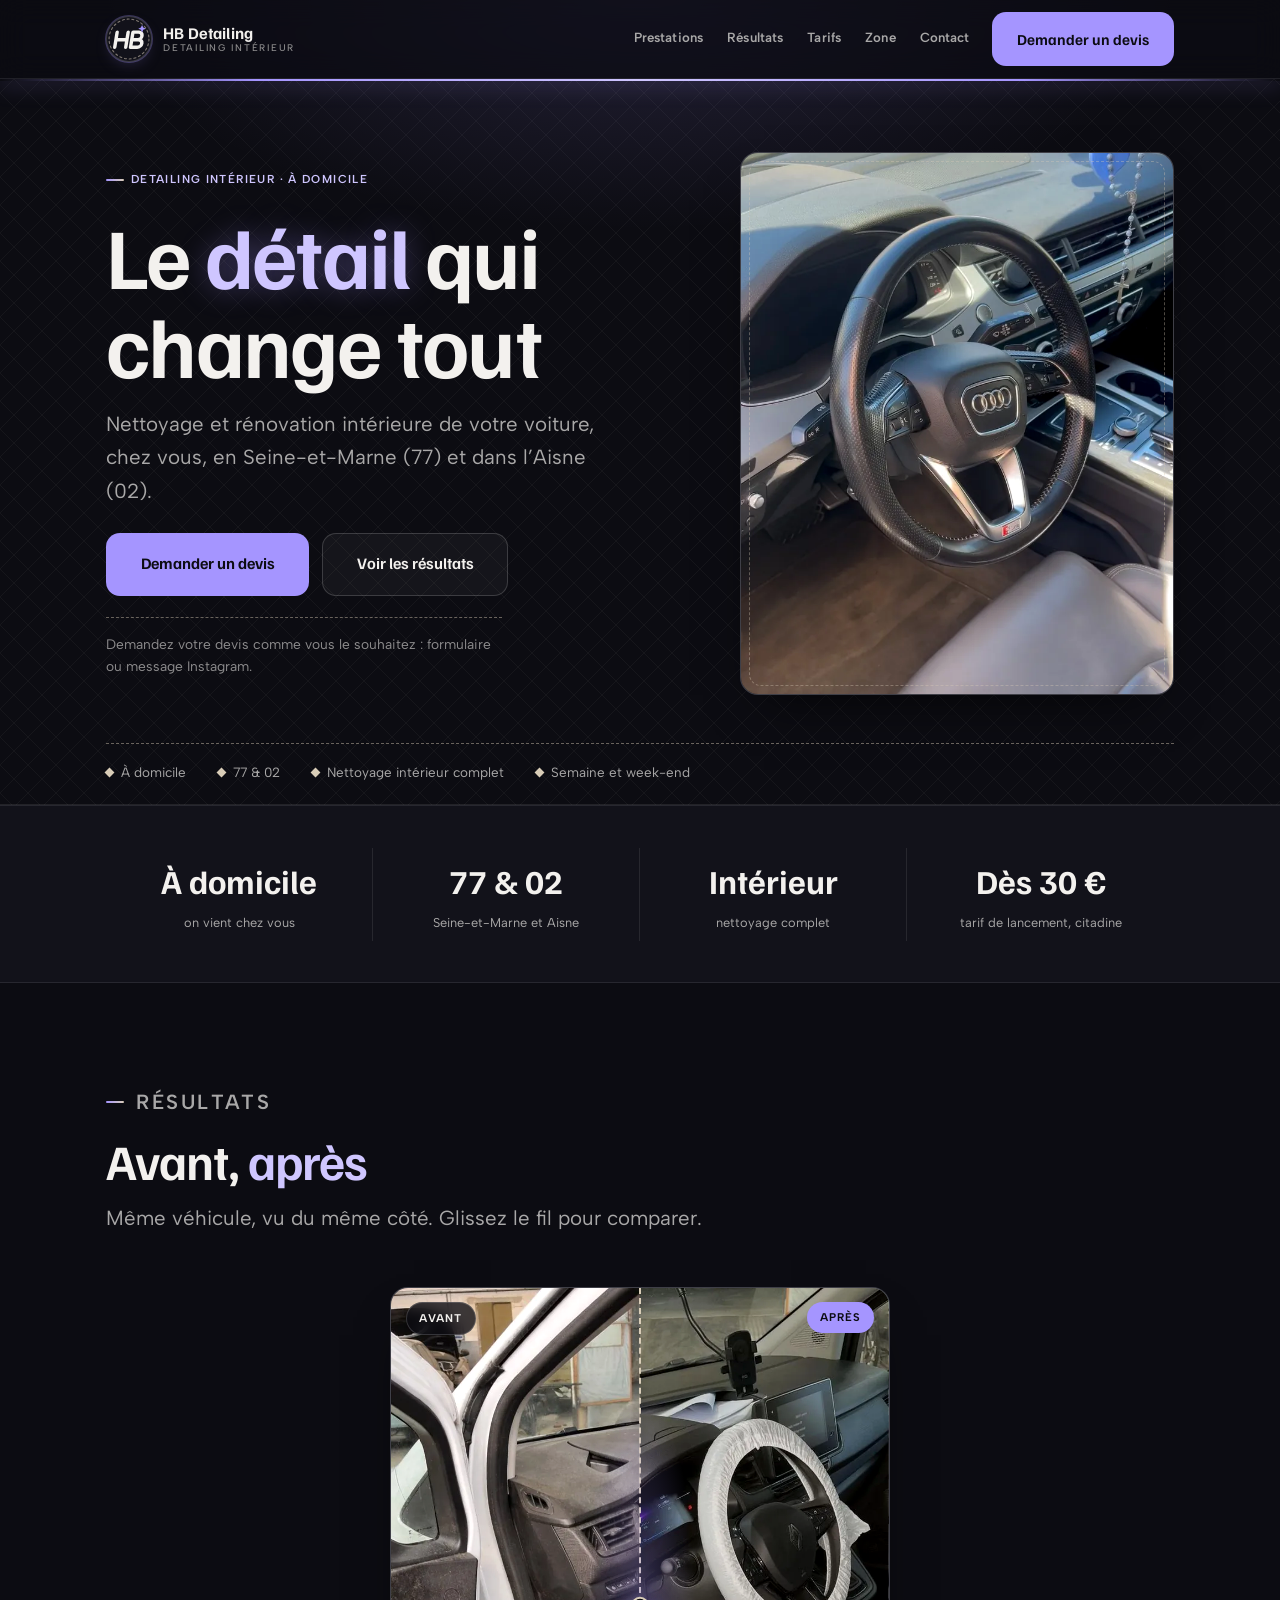
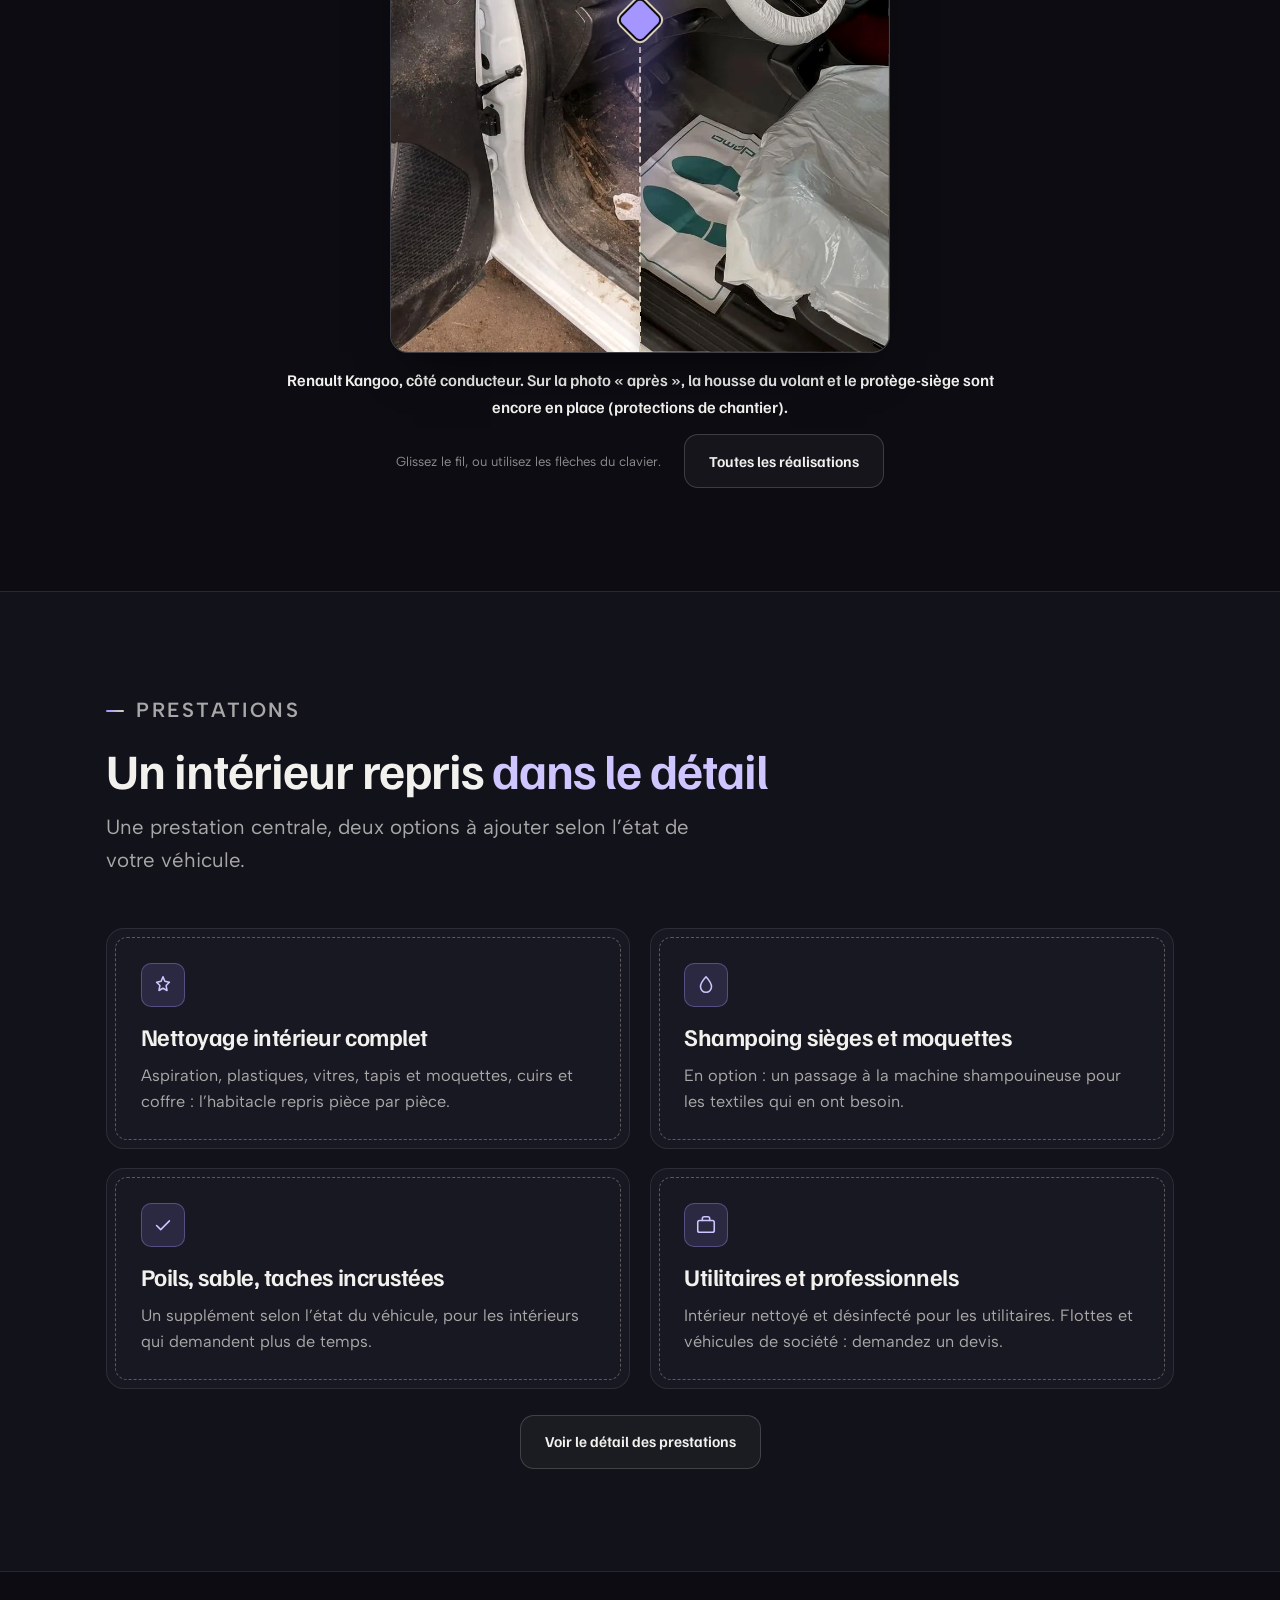
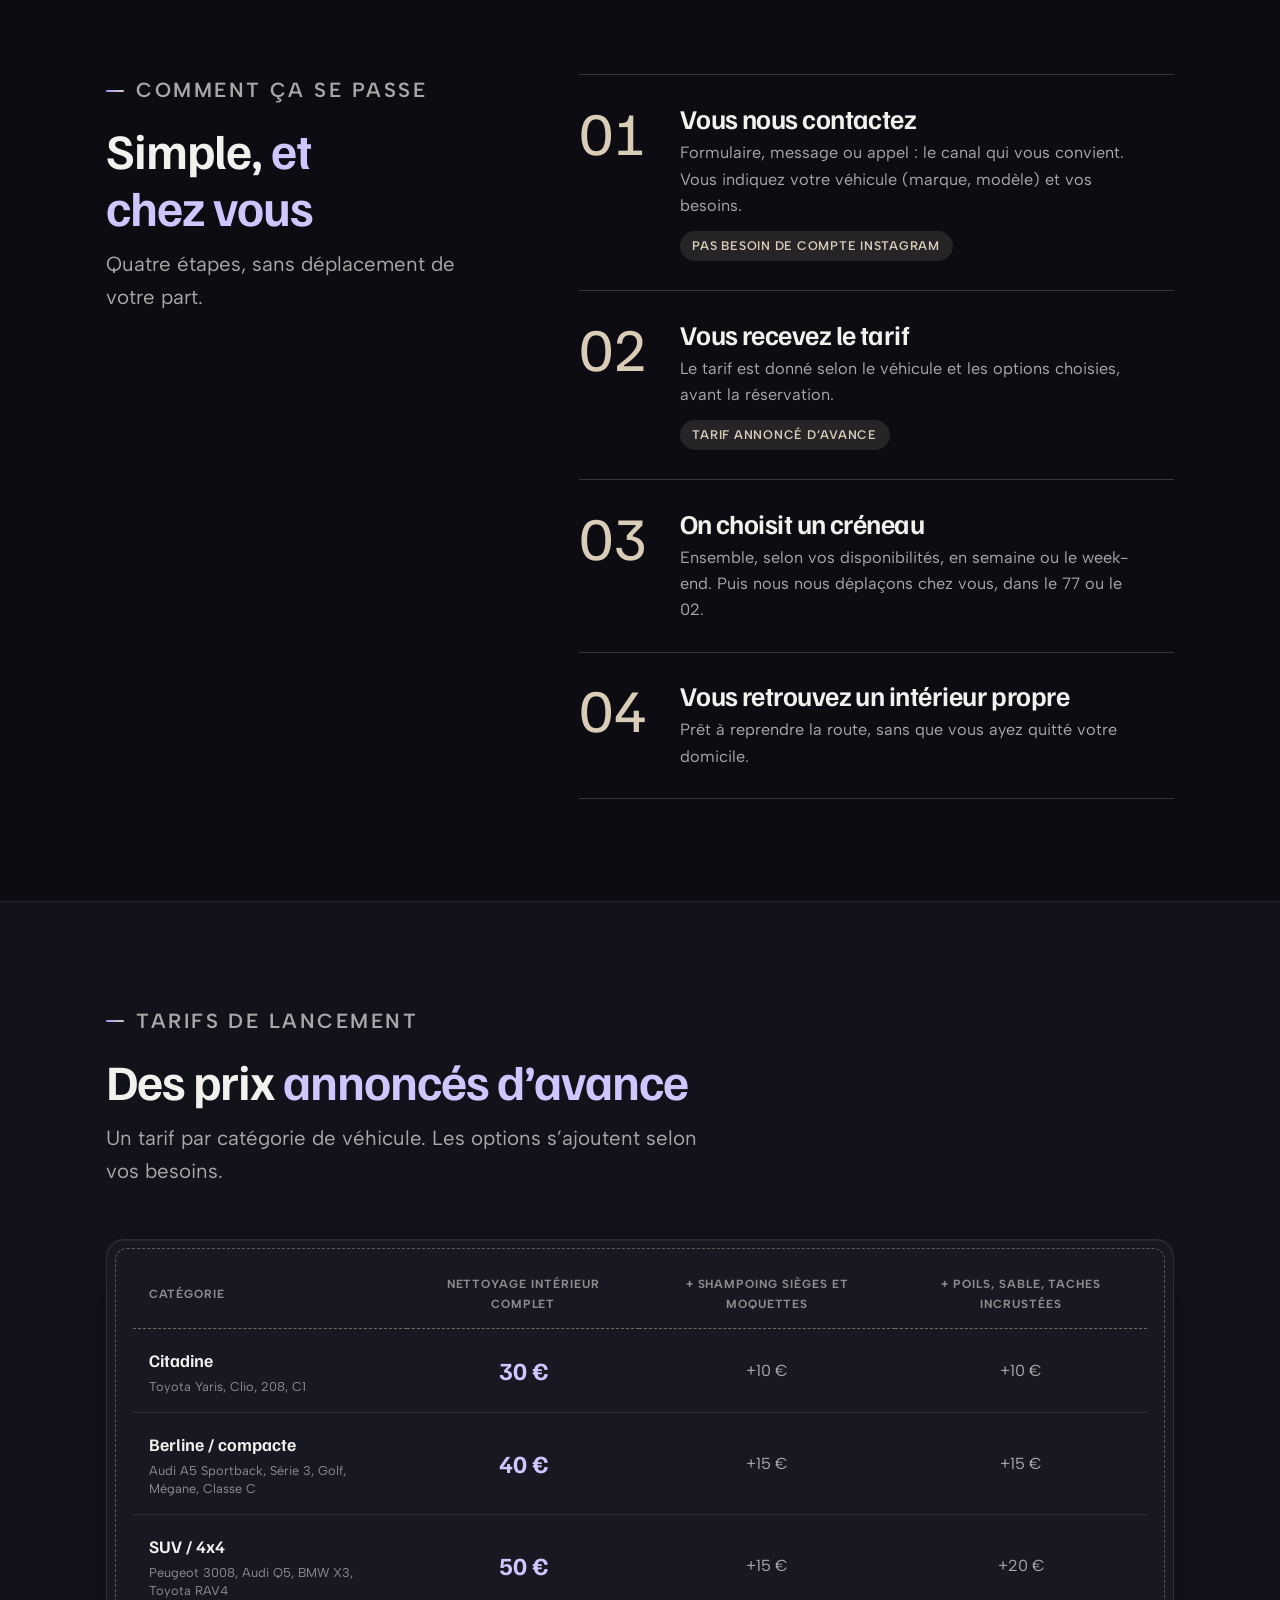
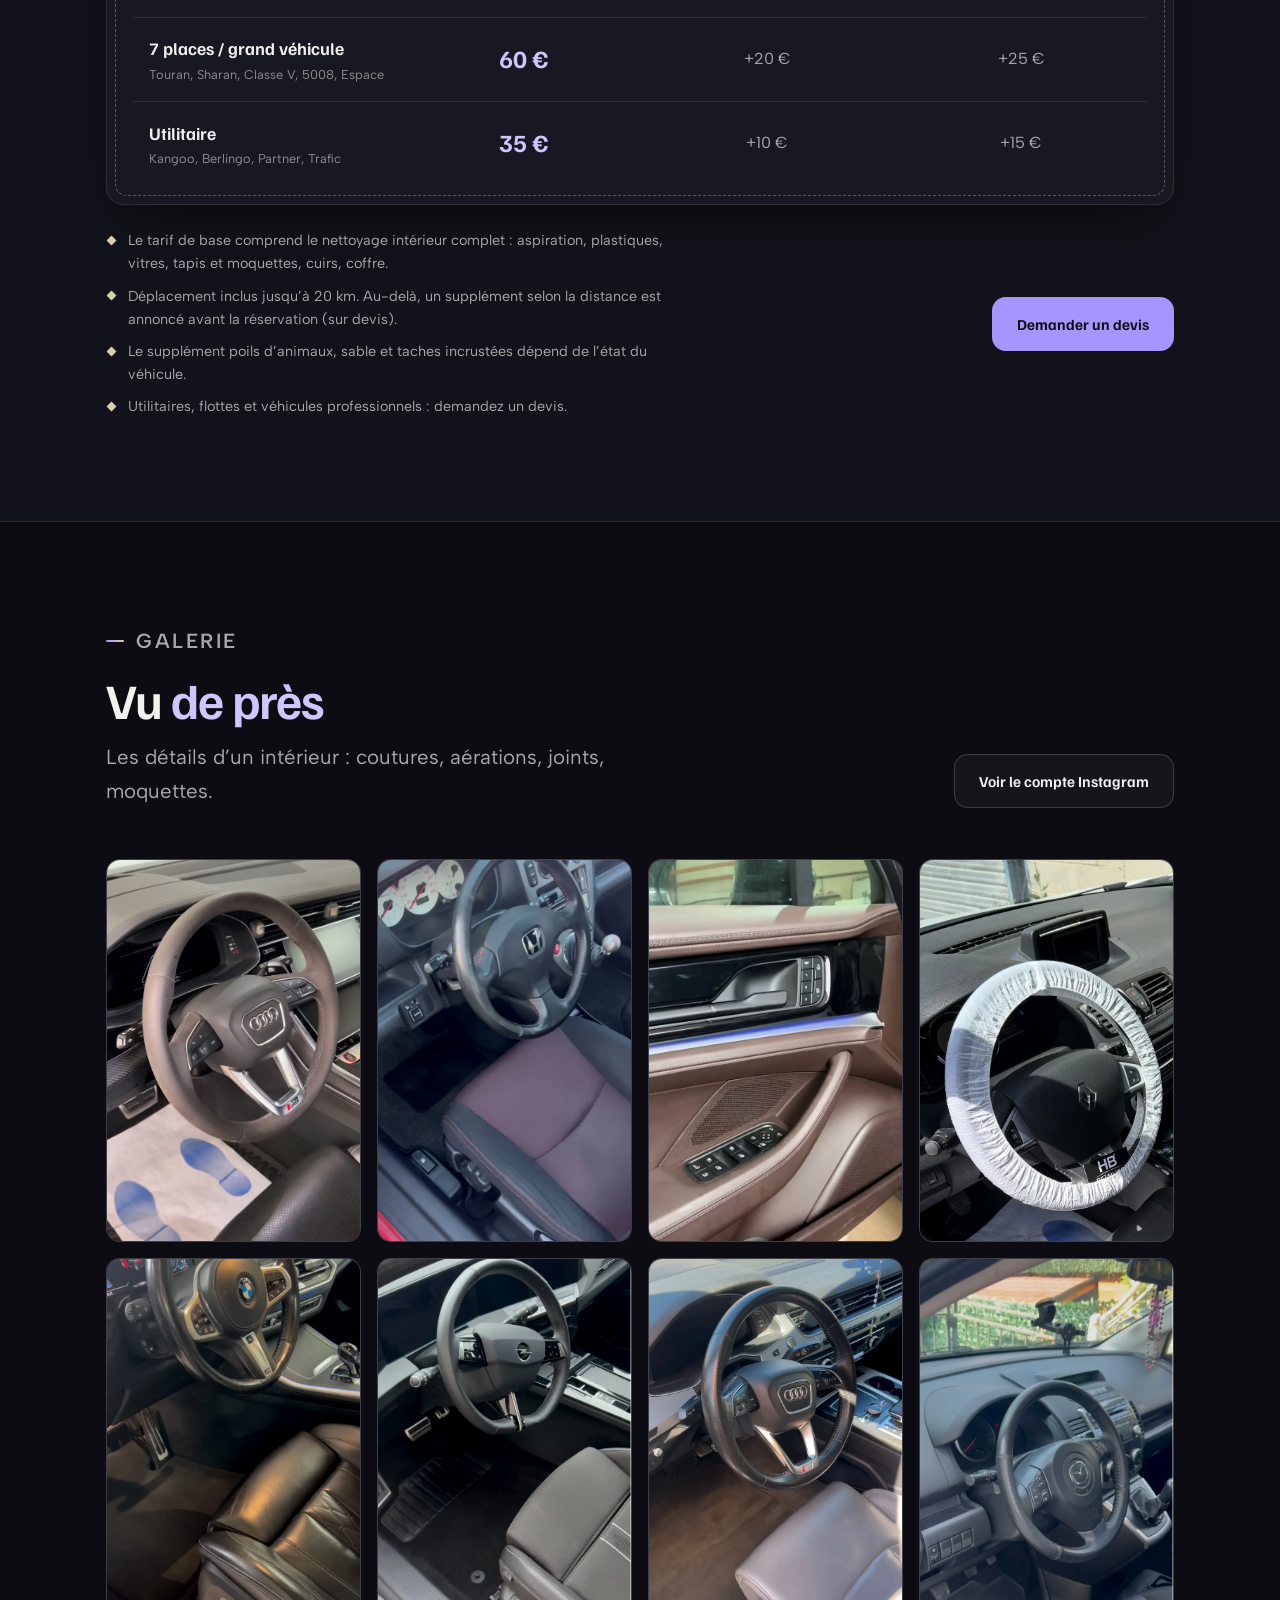
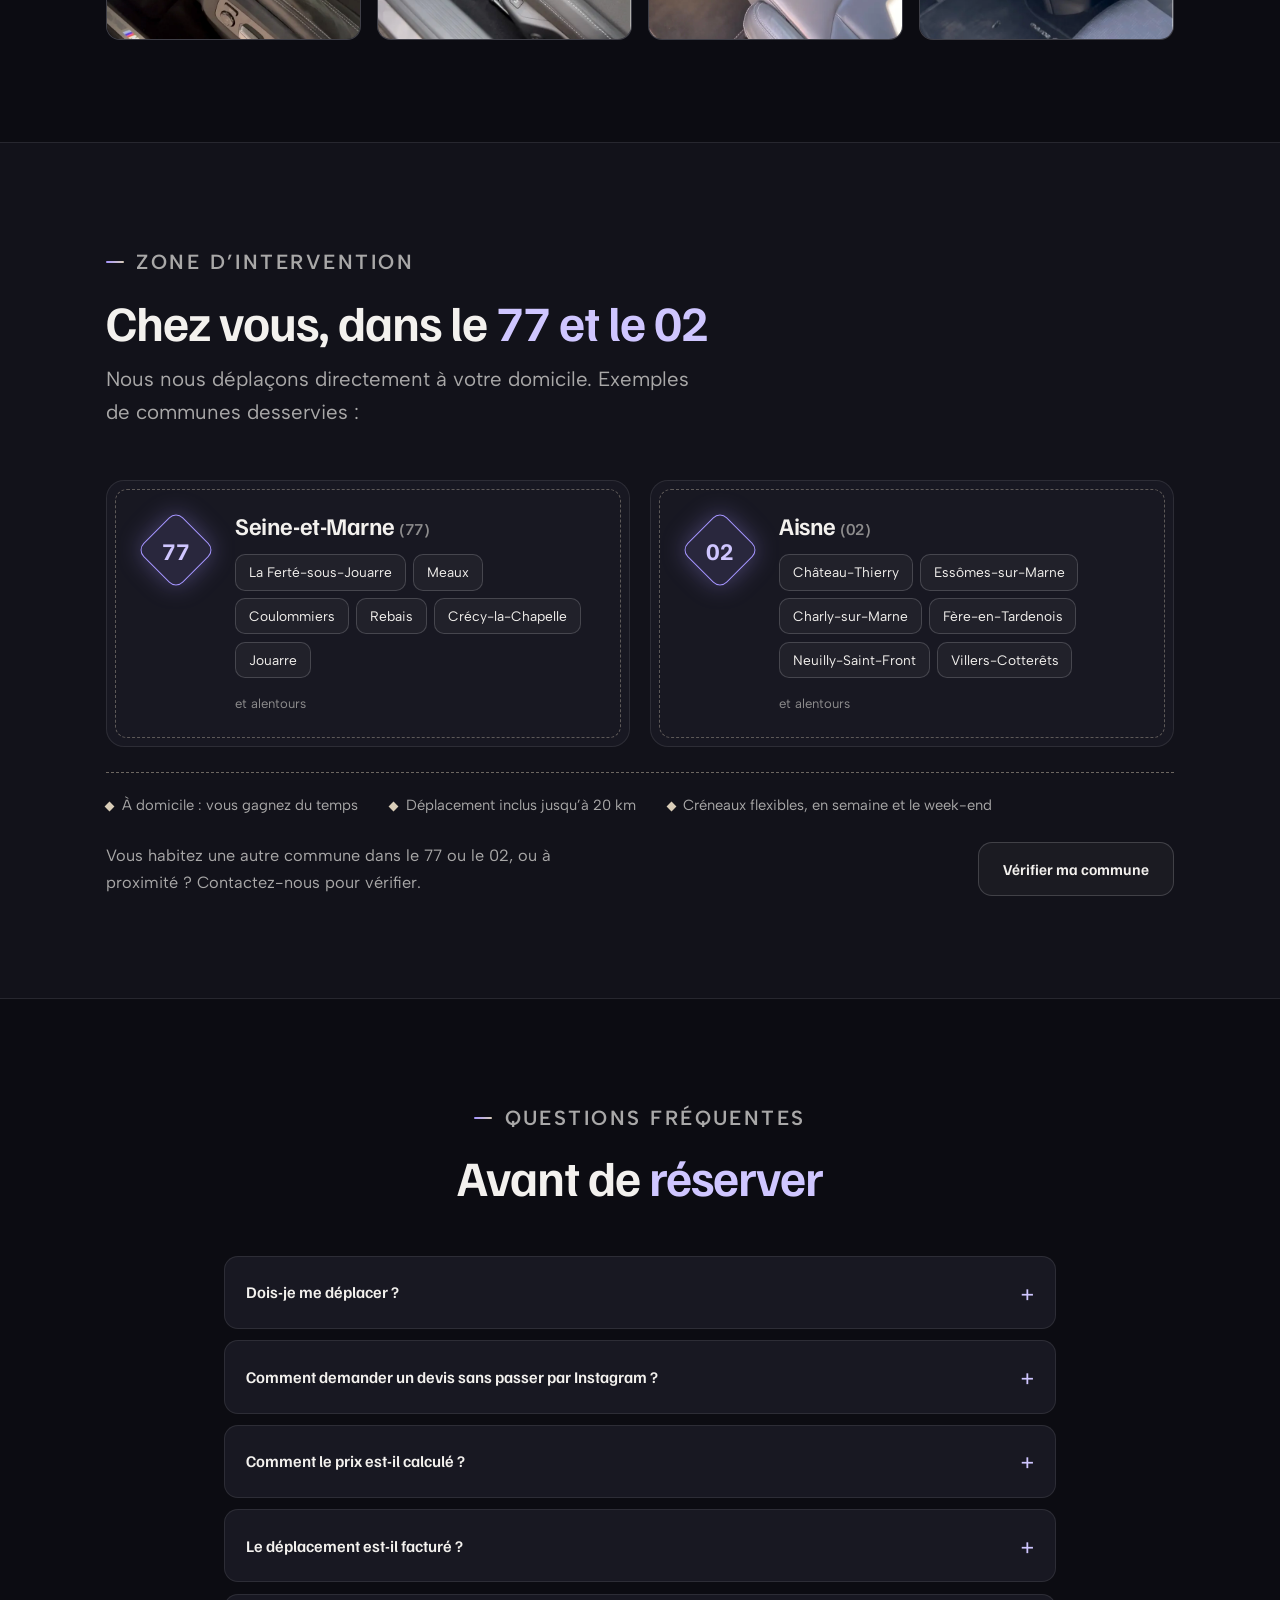
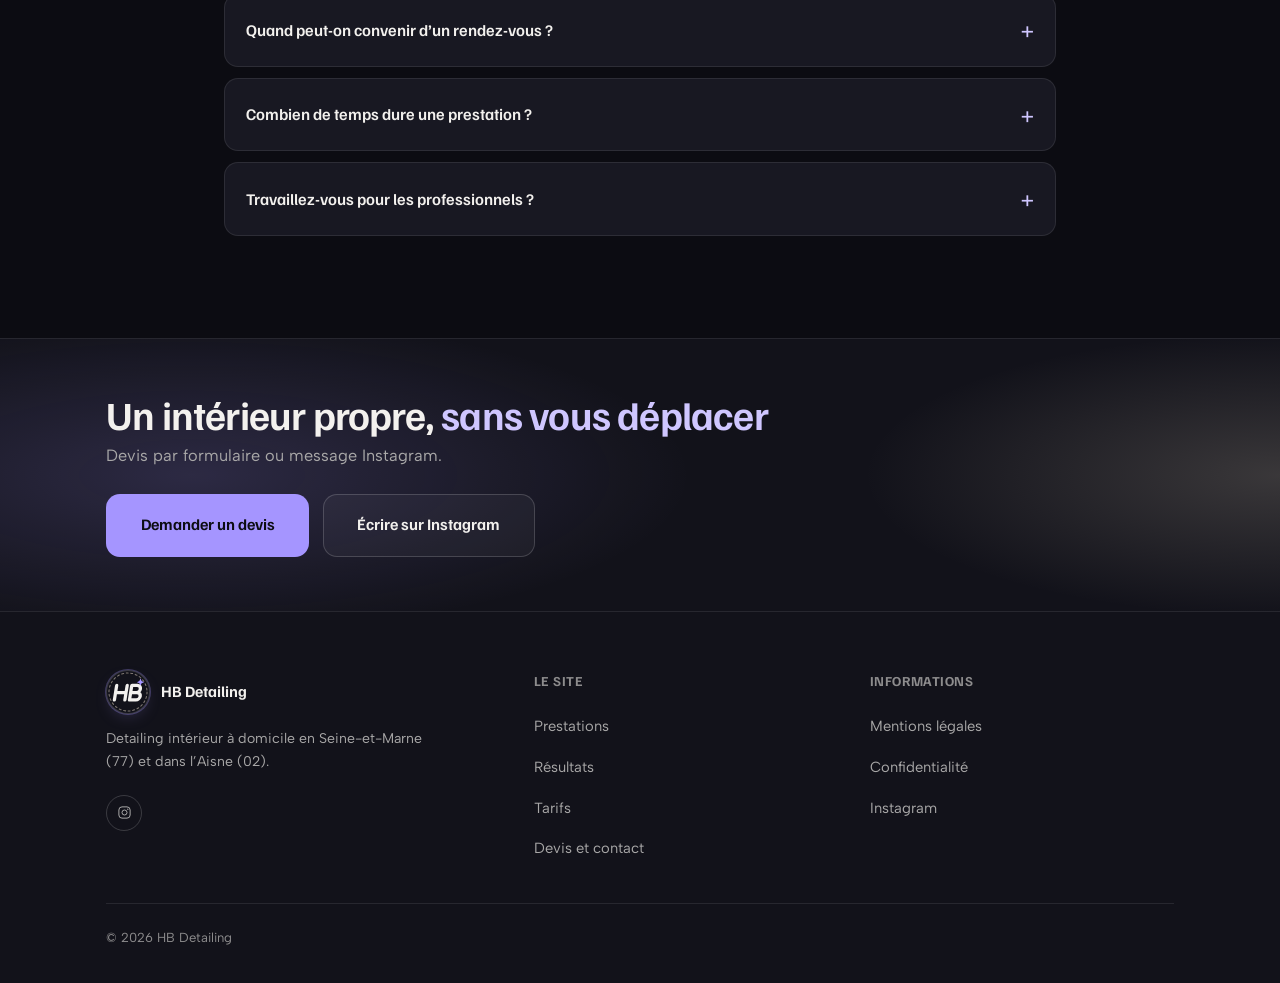
<file: index.html>
<!doctype html>
<html lang="fr">
<head>
<meta charset="utf-8" />
<meta name="viewport" content="width=device-width, initial-scale=1" />
<title>HB Detailing — Detailing intérieur à domicile, 77 et 02</title>
<meta name="description" content="Nettoyage et rénovation intérieure de votre voiture, chez vous en Seine-et-Marne (77) et dans l’Aisne (02). Tarifs annoncés d’avance, devis rapide." />
<meta name="theme-color" content="#0c0c12" />
<meta name="robots" content="noindex" />
<link rel="icon" href="assets/favicon.svg" />

<meta property="og:title" content="HB Detailing — Detailing intérieur à domicile, 77 et 02" />
<meta property="og:description" content="Nettoyage et rénovation intérieure de votre voiture, chez vous en Seine-et-Marne (77) et dans l’Aisne (02). Tarifs annoncés d’avance, devis rapide." />
<meta property="og:type" content="website" />
<meta property="og:locale" content="fr_FR" />
<meta property="og:image" content="assets/img/og.png" />
<meta name="twitter:card" content="summary_large_image" />
<script type="application/ld+json">
{
  "@context": "https://schema.org",
  "@type": "LocalBusiness",
  "name": "HB Detailing",
  "areaServed": [
    {
      "@type": "AdministrativeArea",
      "name": "Seine-et-Marne"
    },
    {
      "@type": "AdministrativeArea",
      "name": "Aisne"
    }
  ],
  "sameAs": [
    "https://www.instagram.com/hb_detailling/"
  ],
  "description": "Nettoyage et rénovation intérieure de véhicules à domicile en Seine-et-Marne (77) et dans l’Aisne (02).",
  "serviceType": "Nettoyage et detailing intérieur de véhicules à domicile",
  "slogan": "Le détail qui change tout"
}
</script>
<script type="application/ld+json">
{
  "@context": "https://schema.org",
  "@type": "FAQPage",
  "mainEntity": [
    {
      "@type": "Question",
      "name": "Dois-je me déplacer ?",
      "acceptedAnswer": {
        "@type": "Answer",
        "text": "Non. Nous venons directement chez vous, dans le 77 et le 02 et aux alentours."
      }
    },
    {
      "@type": "Question",
      "name": "Comment demander un devis sans passer par Instagram ?",
      "acceptedAnswer": {
        "@type": "Answer",
        "text": "Avec le formulaire de la page Contact, ou par un autre canal de contact si le vôtre est disponible. Un compte Instagram n’est pas nécessaire."
      }
    },
    {
      "@type": "Question",
      "name": "Comment le prix est-il calculé ?",
      "acceptedAnswer": {
        "@type": "Answer",
        "text": "Selon la catégorie de votre véhicule (citadine, berline, SUV, 7 places, utilitaire), avec en option le shampoing des sièges et moquettes et un supplément pour les poils d’animaux, le sable ou les taches incrustées."
      }
    },
    {
      "@type": "Question",
      "name": "Le déplacement est-il facturé ?",
      "acceptedAnswer": {
        "@type": "Answer",
        "text": "Il est inclus jusqu’à 20 km. Au-delà, un supplément selon la distance vous est annoncé avant la réservation."
      }
    },
    {
      "@type": "Question",
      "name": "Quand peut-on convenir d’un rendez-vous ?",
      "acceptedAnswer": {
        "@type": "Answer",
        "text": "Les créneaux sont flexibles, en semaine et le week-end, choisis ensemble selon vos disponibilités."
      }
    },
    {
      "@type": "Question",
      "name": "Combien de temps dure une prestation ?",
      "acceptedAnswer": {
        "@type": "Answer",
        "text": "Cela dépend de l’état de l’habitacle et des options choisies. Envoyez-nous des photos de votre intérieur pour une estimation."
      }
    },
    {
      "@type": "Question",
      "name": "Travaillez-vous pour les professionnels ?",
      "acceptedAnswer": {
        "@type": "Answer",
        "text": "Oui : utilitaires et véhicules de société peuvent être nettoyés à l’intérieur. Demandez un devis."
      }
    }
  ]
}
</script>
<link rel="preconnect" href="https://fonts.googleapis.com" />
<link rel="preconnect" href="https://fonts.gstatic.com" crossorigin />
<link rel="stylesheet" href="https://fonts.googleapis.com/css2?family=Familjen+Grotesk:wght@600..700&family=Albert+Sans:wght@400;500;600;700&display=swap" />
<link rel="stylesheet" href="assets/style.css?v=d2ba8d74" />
</head>
<body>
<div class="splash" data-splash aria-hidden="true">
  <div class="splash__glow"></div>
  
  <span class="splash__mark"><img src="assets/img/logo-mark.svg" alt="" width="240" height="85" /></span>
  <p class="splash__tagline">Le détail qui change tout</p>
  <div class="splash__bar"></div>
</div>
<script>(function(){var s=document.querySelector('[data-splash]');if(!s)return;try{if(sessionStorage.getItem('splash-seen')){s.remove();return;}sessionStorage.setItem('splash-seen','1');}catch(e){}function hide(){s.classList.add('is-hidden');setTimeout(function(){s.remove();},600);}if(document.readyState==='complete'){setTimeout(hide,1500);}else{addEventListener('load',function(){setTimeout(hide,1500);});}setTimeout(hide,2800);})();</script>
<a class="skip" href="#contenu">Aller au contenu</a>
<header class="bar" data-header>
  <div class="wrap bar__in">
    <a class="bar__brand" href="index.html" aria-label="HB Detailing — accueil">
      <span class="bar__badge"><img src="assets/img/logo-mark.svg" alt="" width="120" height="120" /></span>
      <span class="bar__brand-word"><b>HB Detailing</b><small>Detailing intérieur</small></span>
    </a>
    <nav class="bar__nav" id="nav" data-nav aria-label="Navigation principale">
      <a href="prestations.html">Prestations</a>
      <a href="realisations.html">Résultats</a>
      <a href="index.html#tarifs">Tarifs</a>
      <a href="index.html#zone">Zone</a>
      <a href="contact.html">Contact</a>
    </nav>
    
    <a class="btn bar__cta" href="contact.html#devis">Demander un devis</a>
    <button class="bar__burger" data-burger aria-label="Ouvrir le menu" aria-expanded="false" aria-controls="nav"><span></span></button>
  </div>
</header>
<main id="contenu" tabindex="-1">
<section class="hbh quilt" id="top">
  <span class="hbh__line" aria-hidden="true"></span>
  <div class="wrap hbh__row">
    <div class="hbh__in">
      <p class="label">Detailing intérieur · à domicile</p>
      <h1>Le <em>détail</em> qui change tout</h1>
      <p class="hbh__sub">Nettoyage et rénovation intérieure de votre voiture, chez vous, en Seine-et-Marne (77) et dans l’Aisne (02).</p>
      <div class="hbh__actions"><a class="btn btn--lg" href="contact.html#devis">Demander un devis</a><a class="btn btn--ghost btn--lg" href="#resultats">Voir les résultats</a></div>
      <p class="hbh__channels">Demandez votre devis comme vous le souhaitez : formulaire ou message Instagram.</p>
    </div>
    <figure class="hbh__fig stitched"><img src="assets/img/photos/web/audi-q7-hero.webp" alt="Poste de conduite d’un Audi : volant, tableau de bord et siège en cuir clair" width="960" height="1200" fetchpriority="high" /></figure>
  </div>
  <div class="wrap"><ul class="hbh__chips"><li>À domicile</li><li>77 &amp; 02</li><li>Nettoyage intérieur complet</li><li>Semaine et week-end</li></ul></div>
</section>
<section class="stats" aria-label="Chiffres clés">
  <div class="wrap">
    <div class="stats__grid" data-slider data-dots style="--n:4">
      <div class="stat"><b>À domicile</b><span>on vient chez vous</span></div>
      <div class="stat"><b>77 &amp; 02</b><span>Seine-et-Marne et Aisne</span></div>
      <div class="stat"><b>Intérieur</b><span>nettoyage complet</span></div>
      <div class="stat"><b>Dès 30 €</b><span>tarif de lancement, citadine</span></div>
    </div>
  </div>
</section>
<section id="resultats">
  <div class="wrap">
    <div class="head reveal">
      <p class="label">Résultats</p>
      <h2>Avant, <em>après</em></h2>
      <p>Même véhicule, vu du même côté. Glissez le fil pour comparer.</p>
    </div>
    <div class="coutu reveal" data-couture>
      
      
    <div class="coutu__panel" role="tabpanel" id="resultats-p0" data-couture-panel>
      <div class="coutu__stage" data-couture-stage role="slider" tabindex="0" aria-orientation="horizontal" aria-valuemin="0" aria-valuemax="100" aria-valuenow="50"
        aria-label="Comparer avant et après : Renault Kangoo, côté conducteur. Sur la photo « après », la housse du volant et le protège-siège sont encore en place (protections de chantier)." style="--pos:50%;--ratio:3 / 4">
        <img class="coutu__img" src="assets/img/photos/web/kangoo-avant.webp" alt="Habitacle d’un Renault Kangoo avant nettoyage : plancher couvert de boue et de débris, plastiques poussiéreux" loading="lazy" draggable="false" />
        <div class="coutu__after"><img class="coutu__img" src="assets/img/photos/web/kangoo-apres.webp" alt="Le même habitacle de Renault Kangoo après nettoyage : plancher et plastiques propres, housse jetable encore sur le volant et protège-siège en plastique en place" loading="lazy" draggable="false" /></div>
        <span class="coutu__tag coutu__tag--l" aria-hidden="true">Avant</span><span class="coutu__tag coutu__tag--r" aria-hidden="true">Après</span>
        <span class="coutu__thread" aria-hidden="true"><i class="coutu__glow"></i><i class="coutu__knob"></i></span>
      </div>
      <p class="coutu__cap">Renault Kangoo, côté conducteur. Sur la photo « après », la housse du volant et le protège-siège sont encore en place (protections de chantier).</p>
    </div>
      <div class="coutu__foot">
        <p class="coutu__hint">Glissez le fil, ou utilisez les flèches du clavier.</p>
        <a class="btn btn--ghost" href="realisations.html">Toutes les réalisations</a>
      </div>
    </div>
  </div>
</section>
<section id="prestations" class="sec--alt">
  <div class="wrap">
    <div class="head reveal">
      <p class="label">Prestations</p>
      <h2>Un intérieur repris <em>dans le détail</em></h2>
      <p>Une prestation centrale, deux options à ajouter selon l’état de votre véhicule.</p>
    </div>
    <div class="prest">
      <article class="prest__card reveal stitched">
        <span class="prest__ico" aria-hidden="true"><svg viewBox="0 0 24 24" aria-hidden="true" ><path d="M12 3l2 5 5 1-3.6 3.6 1 5.4-4.4-2.4-4.4 2.4 1-5.4L5 9l5-1 2-5z" fill="none" stroke="currentColor" stroke-width="1.7" stroke-linecap="round" stroke-linejoin="round"/></svg></span>
        
        <h3>Nettoyage intérieur complet</h3>
        <p>Aspiration, plastiques, vitres, tapis et moquettes, cuirs et coffre : l’habitacle repris pièce par pièce.</p>
        
        
      </article>
      <article class="prest__card reveal stitched">
        <span class="prest__ico" aria-hidden="true"><svg viewBox="0 0 24 24" aria-hidden="true" ><path d="M12 3s6 6.5 6 11a6 6 0 0 1-12 0c0-4.5 6-11 6-11z" fill="none" stroke="currentColor" stroke-width="1.7" stroke-linecap="round" stroke-linejoin="round"/></svg></span>
        
        <h3>Shampoing sièges et moquettes</h3>
        <p>En option : un passage à la machine shampouineuse pour les textiles qui en ont besoin.</p>
        
        
      </article>
      <article class="prest__card reveal stitched">
        <span class="prest__ico" aria-hidden="true"><svg viewBox="0 0 24 24" aria-hidden="true" ><path d="m5 12.5 4.5 4.5L19 7.5" fill="none" stroke="currentColor" stroke-width="1.7" stroke-linecap="round" stroke-linejoin="round"/></svg></span>
        
        <h3>Poils, sable, taches incrustées</h3>
        <p>Un supplément selon l’état du véhicule, pour les intérieurs qui demandent plus de temps.</p>
        
        
      </article>
      <article class="prest__card reveal stitched">
        <span class="prest__ico" aria-hidden="true"><svg viewBox="0 0 24 24" aria-hidden="true" ><rect x="3" y="7" width="18" height="13" rx="2" fill="none" stroke="currentColor" stroke-width="1.7" stroke-linecap="round" stroke-linejoin="round"/><path d="M8 7V5a2 2 0 0 1 2-2h4a2 2 0 0 1 2 2v2" fill="none" stroke="currentColor" stroke-width="1.7" stroke-linecap="round" stroke-linejoin="round"/></svg></span>
        
        <h3>Utilitaires et professionnels</h3>
        <p>Intérieur nettoyé et désinfecté pour les utilitaires. Flottes et véhicules de société : demandez un devis.</p>
        
        
      </article>
    </div>
    <div class="prest__foot reveal"><a class="btn btn--ghost" href="prestations.html">Voir le détail des prestations</a></div>
  </div>
</section>
<section id="methode">
  <div class="wrap pr">
    <div class="head reveal pr__head">
      <p class="label">Comment ça se passe</p>
      <h2>Simple, <em>et chez vous</em></h2>
      <p>Quatre étapes, sans déplacement de votre part.</p>
    </div>
    <ol class="pr__list">
      <li class="pr__step reveal">
        <span class="pr__num">01</span>
        <div><h3>Vous nous contactez</h3><p>Formulaire, message ou appel : le canal qui vous convient. Vous indiquez votre véhicule (marque, modèle) et vos besoins.</p><span class="pr__out">Pas besoin de compte Instagram</span></div>
      </li>
      <li class="pr__step reveal">
        <span class="pr__num">02</span>
        <div><h3>Vous recevez le tarif</h3><p>Le tarif est donné selon le véhicule et les options choisies, avant la réservation.</p><span class="pr__out">Tarif annoncé d’avance</span></div>
      </li>
      <li class="pr__step reveal">
        <span class="pr__num">03</span>
        <div><h3>On choisit un créneau</h3><p>Ensemble, selon vos disponibilités, en semaine ou le week-end. Puis nous nous déplaçons chez vous, dans le 77 ou le 02.</p></div>
      </li>
      <li class="pr__step reveal">
        <span class="pr__num">04</span>
        <div><h3>Vous retrouvez un intérieur propre</h3><p>Prêt à reprendre la route, sans que vous ayez quitté votre domicile.</p></div>
      </li>
    </ol>
  </div>
</section>
<section id="tarifs" class="sec--alt">
  <div class="wrap">
    <div class="head reveal">
      <p class="label">Tarifs de lancement</p>
      <h2>Des prix <em>annoncés d’avance</em></h2>
      <p>Un tarif par catégorie de véhicule. Les options s’ajoutent selon vos besoins.</p>
    </div>
    <div class="tarifs reveal stitched">
      <table class="tarifs__t">
        <thead><tr><th scope="col">Catégorie</th><th scope="col">Nettoyage intérieur complet</th><th scope="col">+ Shampoing sièges et moquettes</th><th scope="col">+ Poils, sable, taches incrustées</th></tr></thead>
        <tbody>
          <tr>
            <th scope="row" data-label="Catégorie"><b>Citadine</b><small>Toyota Yaris, Clio, 208, C1</small></th>
            <td data-label="Nettoyage intérieur complet"><span class="tarifs__base">30 €</span></td>
            <td data-label="+ Shampoing sièges et moquettes">+10 €</td>
            <td data-label="+ Poils, sable, taches incrustées">+10 €</td>
          </tr>
          <tr>
            <th scope="row" data-label="Catégorie"><b>Berline / compacte</b><small>Audi A5 Sportback, Série 3, Golf, Mégane, Classe C</small></th>
            <td data-label="Nettoyage intérieur complet"><span class="tarifs__base">40 €</span></td>
            <td data-label="+ Shampoing sièges et moquettes">+15 €</td>
            <td data-label="+ Poils, sable, taches incrustées">+15 €</td>
          </tr>
          <tr>
            <th scope="row" data-label="Catégorie"><b>SUV / 4x4</b><small>Peugeot 3008, Audi Q5, BMW X3, Toyota RAV4</small></th>
            <td data-label="Nettoyage intérieur complet"><span class="tarifs__base">50 €</span></td>
            <td data-label="+ Shampoing sièges et moquettes">+15 €</td>
            <td data-label="+ Poils, sable, taches incrustées">+20 €</td>
          </tr>
          <tr>
            <th scope="row" data-label="Catégorie"><b>7 places / grand véhicule</b><small>Touran, Sharan, Classe V, 5008, Espace</small></th>
            <td data-label="Nettoyage intérieur complet"><span class="tarifs__base">60 €</span></td>
            <td data-label="+ Shampoing sièges et moquettes">+20 €</td>
            <td data-label="+ Poils, sable, taches incrustées">+25 €</td>
          </tr>
          <tr>
            <th scope="row" data-label="Catégorie"><b>Utilitaire</b><small>Kangoo, Berlingo, Partner, Trafic</small></th>
            <td data-label="Nettoyage intérieur complet"><span class="tarifs__base">35 €</span></td>
            <td data-label="+ Shampoing sièges et moquettes">+10 €</td>
            <td data-label="+ Poils, sable, taches incrustées">+15 €</td>
          </tr>
        </tbody>
      </table>
    </div>
    <div class="tarifs__foot reveal">
      <ul class="tarifs__notes"><li>Le tarif de base comprend le nettoyage intérieur complet : aspiration, plastiques, vitres, tapis et moquettes, cuirs, coffre.</li><li>Déplacement inclus jusqu’à 20 km. Au-delà, un supplément selon la distance est annoncé avant la réservation (sur devis).</li><li>Le supplément poils d’animaux, sable et taches incrustées dépend de l’état du véhicule.</li><li>Utilitaires, flottes et véhicules professionnels : demandez un devis.</li></ul>
      <a class="btn" href="contact.html#devis">Demander un devis</a>
    </div>
  </div>
</section>
<section id="galerie">
  <div class="wrap">
    <div class="head head--between reveal">
      <div class="gal__head">
        <p class="label">Galerie</p>
        <h2>Vu <em>de près</em></h2>
        <p>Les détails d’un intérieur : coutures, aérations, joints, moquettes.</p>
      </div>
      <a class="btn btn--ghost" href="https://www.instagram.com/hb_detailling/" target="_blank" rel="noopener">Voir le compte Instagram</a>
    </div>
    <ul class="gal">
      <li class="gal__item reveal"><img src="assets/img/photos/web/audi-rsq8-protections.webp" alt="Poste de conduite d’un Audi avec volant RS, protège-tapis jetable posé au sol côté conducteur" loading="lazy" width="800" height="600" /></li>
      <li class="gal__item reveal"><img src="assets/img/photos/web/honda-civic-sieges.webp" alt="Honda Civic : volant, siège sport en tissu bordeaux et moquette" loading="lazy" width="800" height="600" /></li>
      <li class="gal__item reveal"><img src="assets/img/photos/web/porsche-panamera-contre-porte.webp" alt="Contre-porte en cuir marron avec commandes de vitres et filet lumineux d’éclairage d’ambiance" loading="lazy" width="800" height="600" /></li>
      <li class="gal__item reveal"><img src="assets/img/photos/web/megane-protections.webp" alt="Poste de conduite d’une Renault Mégane avec housse jetable sur le volant et protège-tapis au sol" loading="lazy" width="800" height="600" /></li>
      <li class="gal__item reveal"><img src="assets/img/photos/web/bmw-cuir-noir.webp" alt="BMW : volant, console centrale et siège en cuir noir" loading="lazy" width="800" height="600" /></li>
      <li class="gal__item reveal"><img src="assets/img/photos/web/opel-astra-poste-conduite.webp" alt="Opel Astra : poste de conduite, tapis en caoutchouc et siège en tissu" loading="lazy" width="800" height="600" /></li>
      <li class="gal__item reveal"><img src="assets/img/photos/web/audi-q7-volant.webp" alt="Audi : volant, tableau de bord et siège en cuir clair vus depuis la portière" loading="lazy" width="800" height="600" /></li>
      <li class="gal__item reveal"><img src="assets/img/photos/web/mazda5-tableau-de-bord.webp" alt="Mazda 5 : tableau de bord, volant et tapis de sol" loading="lazy" width="800" height="600" /></li>
    </ul>
  </div>
</section>
<section id="zone" class="sec--alt">
  <div class="wrap">
    <div class="head reveal">
      <p class="label">Zone d’intervention</p>
      <h2>Chez vous, dans le <em>77 et le 02</em></h2>
      <p>Nous nous déplaçons directement à votre domicile. Exemples de communes desservies :</p>
    </div>
    <div class="zones">
      <article class="zone reveal stitched">
        <div class="zone__dep" aria-hidden="true"><span>77</span></div>
        <div class="zone__body">
          <h3>Seine-et-Marne <small>(77)</small></h3>
          <ul class="zone__list"><li>La Ferté-sous-Jouarre</li><li>Meaux</li><li>Coulommiers</li><li>Rebais</li><li>Crécy-la-Chapelle</li><li>Jouarre</li></ul>
          <p class="zone__more">et alentours</p>
        </div>
      </article>
      <article class="zone reveal stitched">
        <div class="zone__dep" aria-hidden="true"><span>02</span></div>
        <div class="zone__body">
          <h3>Aisne <small>(02)</small></h3>
          <ul class="zone__list"><li>Château-Thierry</li><li>Essômes-sur-Marne</li><li>Charly-sur-Marne</li><li>Fère-en-Tardenois</li><li>Neuilly-Saint-Front</li><li>Villers-Cotterêts</li></ul>
          <p class="zone__more">et alentours</p>
        </div>
      </article>
    </div>
    <ul class="zone__facts reveal"><li>À domicile : vous gagnez du temps</li><li>Déplacement inclus jusqu’à 20 km</li><li>Créneaux flexibles, en semaine et le week-end</li></ul>
    <div class="zone__foot reveal"><p>Vous habitez une autre commune dans le 77 ou le 02, ou à proximité ? Contactez-nous pour vérifier.</p><a class="btn btn--ghost" href="contact.html#devis">Vérifier ma commune</a></div>
  </div>
</section>
<section id="faq">
  <div class="wrap">
    <div class="head head--center reveal">
      <p class="label">Questions fréquentes</p>
      <h2>Avant de <em>réserver</em></h2>
    </div>
    <div class="faq reveal">
      <details><summary>Dois-je me déplacer ?</summary><p>Non. Nous venons directement chez vous, dans le 77 et le 02 et aux alentours.</p></details>
      <details><summary>Comment demander un devis sans passer par Instagram ?</summary><p>Avec le formulaire de la page Contact, ou par un autre canal de contact si le vôtre est disponible. Un compte Instagram n’est pas nécessaire.</p></details>
      <details><summary>Comment le prix est-il calculé ?</summary><p>Selon la catégorie de votre véhicule (citadine, berline, SUV, 7 places, utilitaire), avec en option le shampoing des sièges et moquettes et un supplément pour les poils d’animaux, le sable ou les taches incrustées.</p></details>
      <details><summary>Le déplacement est-il facturé ?</summary><p>Il est inclus jusqu’à 20 km. Au-delà, un supplément selon la distance vous est annoncé avant la réservation.</p></details>
      <details><summary>Quand peut-on convenir d’un rendez-vous ?</summary><p>Les créneaux sont flexibles, en semaine et le week-end, choisis ensemble selon vos disponibilités.</p></details>
      <details><summary>Combien de temps dure une prestation ?</summary><p>Cela dépend de l’état de l’habitacle et des options choisies. Envoyez-nous des photos de votre intérieur pour une estimation.</p></details>
      <details><summary>Travaillez-vous pour les professionnels ?</summary><p>Oui : utilitaires et véhicules de société peuvent être nettoyés à l’intérieur. Demandez un devis.</p></details>
    </div>
  </div>
</section>
<section class="cta-band">
  <div class="wrap cta-band__in">
    <div>
      <h2>Un intérieur propre, <em>sans vous déplacer</em></h2>
      <p>Devis par formulaire ou message Instagram.</p>
    </div>
    <div class="cta-band__actions"><a class="btn btn--lg" href="contact.html#devis">Demander un devis</a><a class="btn btn--ghost btn--lg" href="https://ig.me/m/hb_detailling" target="_blank" rel="noopener">Écrire sur Instagram</a></div>
  </div>
</section>
</main>
<footer>
  <div class="wrap foot">
    <div class="foot__top" style="--cols:2">
      <div class="foot__brand">
        <div class="foot__brand-mark">
          <span class="bar__badge"><img src="assets/img/logo-mark.svg" alt="" width="60" height="60" /></span>
          <b>HB Detailing</b>
        </div>
        <p>Detailing intérieur à domicile en Seine-et-Marne (77) et dans l’Aisne (02).</p>
        <div class="foot__social" aria-label="Réseaux sociaux"><a href="https://www.instagram.com/hb_detailling/" target="_blank" rel="noopener" aria-label="instagram"><svg viewBox="0 0 24 24" aria-hidden="true" ><rect x="3" y="3" width="18" height="18" rx="5" fill="none" stroke="currentColor" stroke-width="1.6"/><circle cx="12" cy="12" r="4" fill="none" stroke="currentColor" stroke-width="1.6"/><circle cx="17.3" cy="6.7" r="1.1" fill="currentColor"/></svg></a></div>
      </div>
      <div class="foot__col">
        <h4>Le site</h4>
        <ul><li><a href="prestations.html">Prestations</a></li><li><a href="realisations.html">Résultats</a></li><li><a href="index.html#tarifs">Tarifs</a></li><li><a href="contact.html">Devis et contact</a></li></ul>
      </div>
      <div class="foot__col">
        <h4>Informations</h4>
        <ul><li><a href="mentions-legales.html">Mentions légales</a></li><li><a href="confidentialite.html">Confidentialité</a></li><li><a href="https://www.instagram.com/hb_detailling/">Instagram</a></li></ul>
      </div>
    </div>
    <div class="foot__bottom">
      <span>© 2026 HB Detailing</span>
      
    </div>
  </div>
</footer>
<nav class="mbar" data-actions aria-label="Actions rapides" style="--n:2">
  <a class="mbar__a is-main" href="contact.html#devis"><svg viewBox="0 0 24 24" aria-hidden="true" ><rect x="3" y="5" width="18" height="14" rx="2.5" fill="none" stroke="currentColor" stroke-width="1.7" stroke-linecap="round" stroke-linejoin="round"/><path d="m4 7 8 6 8-6" fill="none" stroke="currentColor" stroke-width="1.7" stroke-linecap="round" stroke-linejoin="round"/></svg><span>Devis</span></a>
  <a class="mbar__a" href="https://ig.me/m/hb_detailling" target="_blank" rel="noopener" aria-label="Écrire en message privé sur Instagram"><svg viewBox="0 0 24 24" aria-hidden="true" ><rect x="3" y="3" width="18" height="18" rx="5" fill="none" stroke="currentColor" stroke-width="1.6"/><circle cx="12" cy="12" r="4" fill="none" stroke="currentColor" stroke-width="1.6"/><circle cx="17.3" cy="6.7" r="1.1" fill="currentColor"/></svg><span>Instagram</span></a>
</nav>
<script src="assets/app.js?v=d2ba8d74" defer></script>
</body>
</html>
</file>
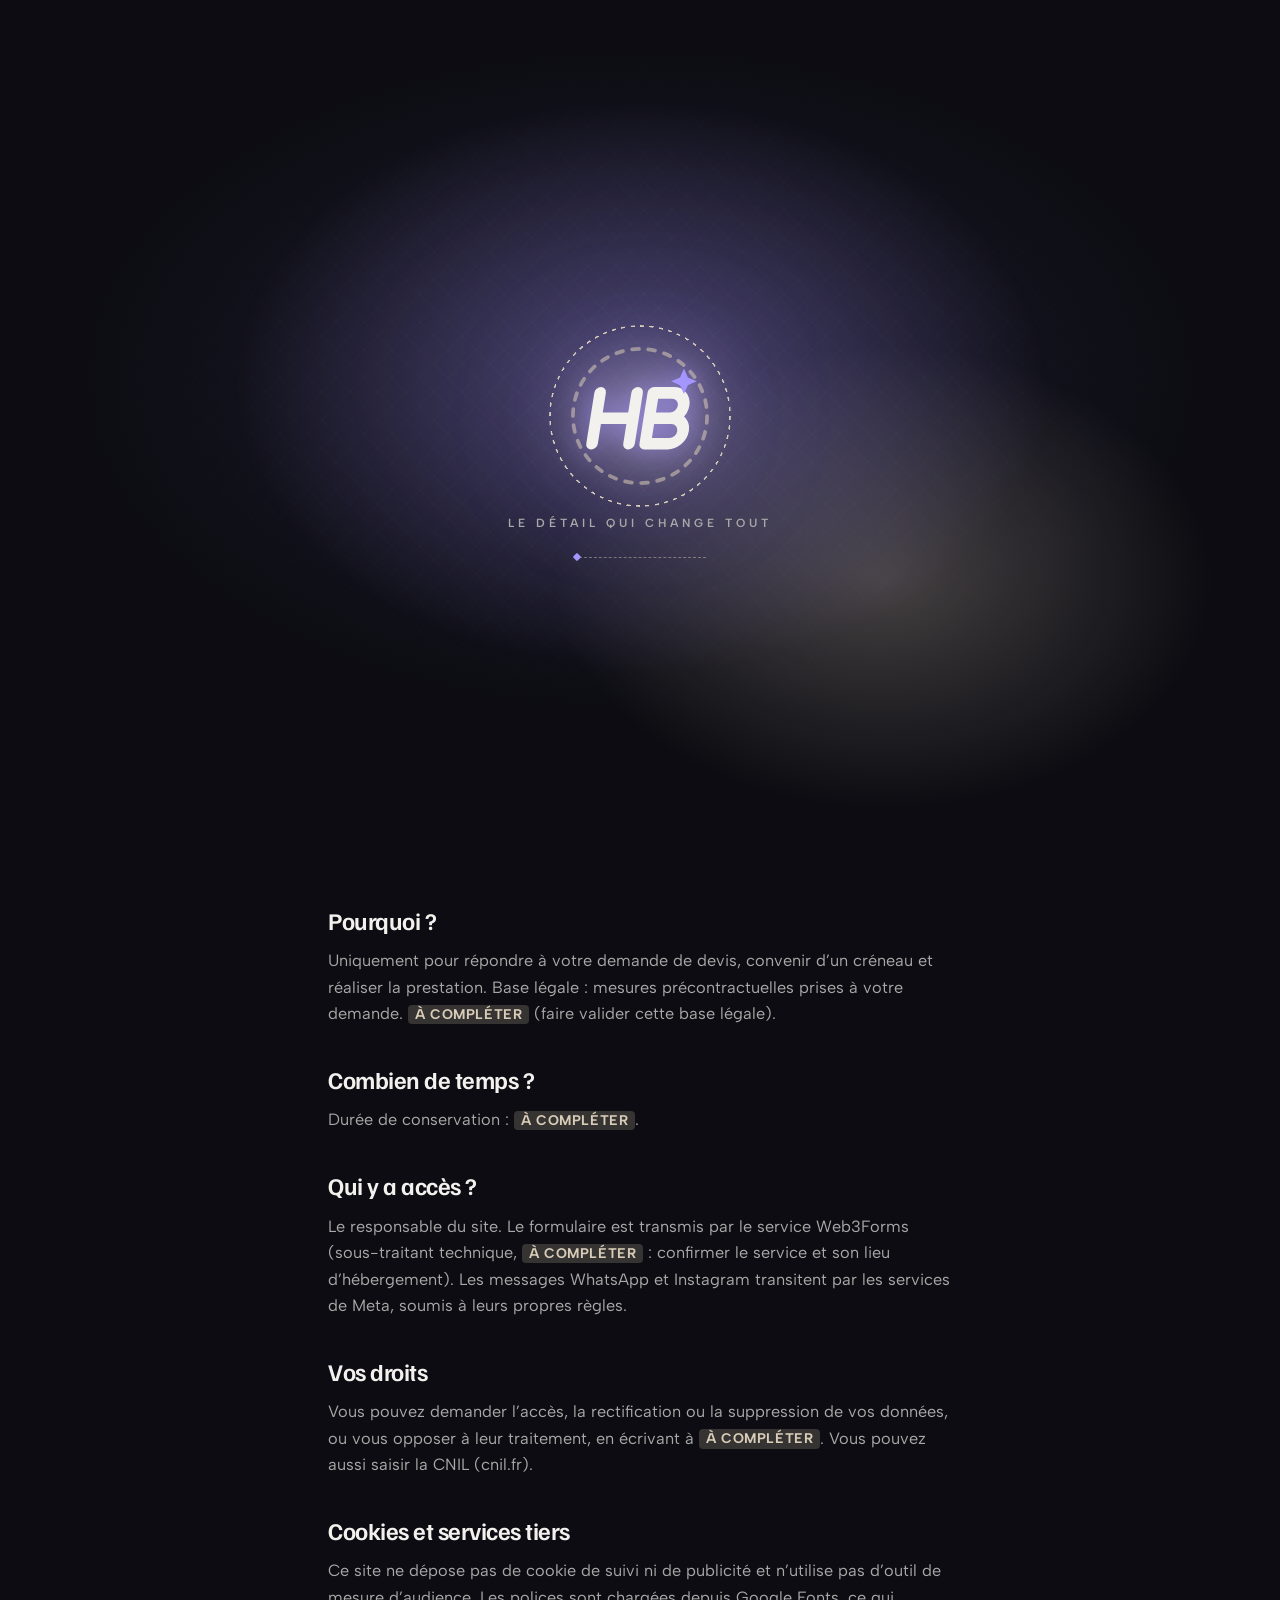
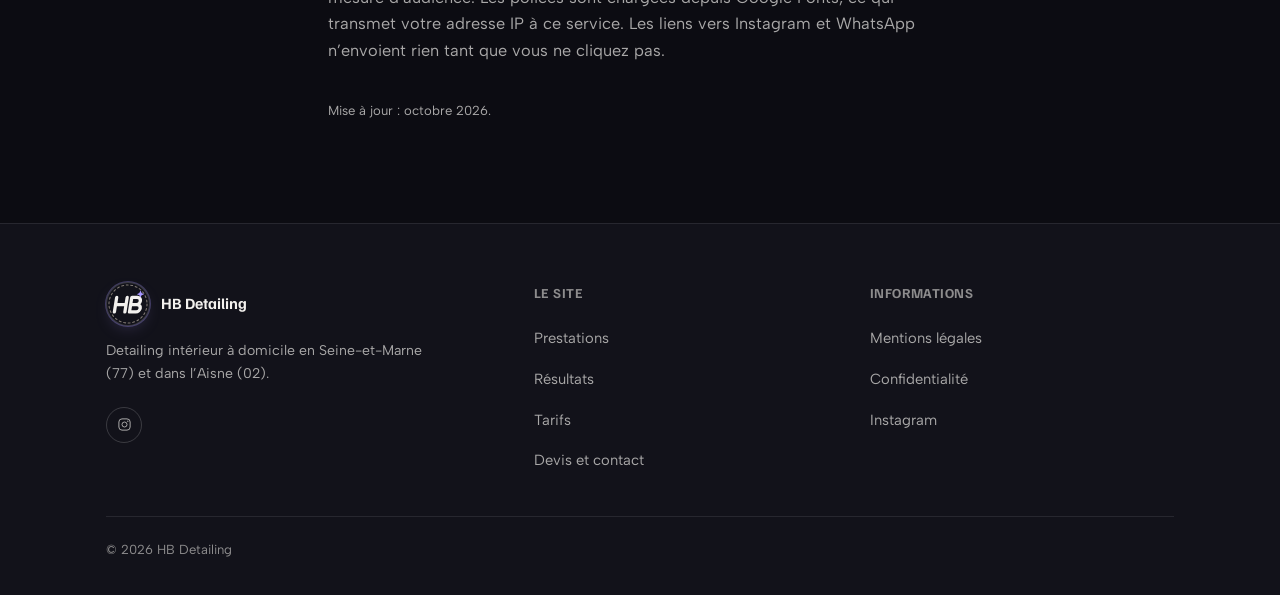
<file: confidentialite.html>
<!doctype html>
<html lang="fr">
<head>
<meta charset="utf-8" />
<meta name="viewport" content="width=device-width, initial-scale=1" />
<title>Politique de confidentialité — HB Detailing</title>
<meta name="description" content="Politique de confidentialité du site HB Detailing : données collectées par le formulaire de devis, finalités, durée de conservation et vos droits." />
<meta name="theme-color" content="#0c0c12" />
<meta name="robots" content="noindex" />
<link rel="icon" href="assets/favicon.svg" />

<meta property="og:title" content="Politique de confidentialité — HB Detailing" />
<meta property="og:description" content="Politique de confidentialité du site HB Detailing : données collectées par le formulaire de devis, finalités, durée de conservation et vos droits." />
<meta property="og:type" content="website" />
<meta property="og:locale" content="fr_FR" />
<meta property="og:image" content="assets/img/og.png" />
<meta name="twitter:card" content="summary_large_image" />

<link rel="preconnect" href="https://fonts.googleapis.com" />
<link rel="preconnect" href="https://fonts.gstatic.com" crossorigin />
<link rel="stylesheet" href="https://fonts.googleapis.com/css2?family=Familjen+Grotesk:wght@600..700&family=Albert+Sans:wght@400;500;600;700&display=swap" />
<link rel="stylesheet" href="assets/style.css?v=d2ba8d74" />
</head>
<body>
<div class="splash" data-splash aria-hidden="true">
  <div class="splash__glow"></div>
  
  <span class="splash__mark"><img src="assets/img/logo-mark.svg" alt="" width="240" height="85" /></span>
  <p class="splash__tagline">Le détail qui change tout</p>
  <div class="splash__bar"></div>
</div>
<script>(function(){var s=document.querySelector('[data-splash]');if(!s)return;try{if(sessionStorage.getItem('splash-seen')){s.remove();return;}sessionStorage.setItem('splash-seen','1');}catch(e){}function hide(){s.classList.add('is-hidden');setTimeout(function(){s.remove();},600);}if(document.readyState==='complete'){setTimeout(hide,1500);}else{addEventListener('load',function(){setTimeout(hide,1500);});}setTimeout(hide,2800);})();</script>
<a class="skip" href="#contenu">Aller au contenu</a>
<header class="bar" data-header>
  <div class="wrap bar__in">
    <a class="bar__brand" href="index.html" aria-label="HB Detailing — accueil">
      <span class="bar__badge"><img src="assets/img/logo-mark.svg" alt="" width="120" height="120" /></span>
      <span class="bar__brand-word"><b>HB Detailing</b><small>Detailing intérieur</small></span>
    </a>
    <nav class="bar__nav" id="nav" data-nav aria-label="Navigation principale">
      <a href="prestations.html">Prestations</a>
      <a href="realisations.html">Résultats</a>
      <a href="index.html#tarifs">Tarifs</a>
      <a href="index.html#zone">Zone</a>
      <a href="contact.html">Contact</a>
    </nav>
    
    <a class="btn bar__cta" href="contact.html#devis">Demander un devis</a>
    <button class="bar__burger" data-burger aria-label="Ouvrir le menu" aria-expanded="false" aria-controls="nav"><span></span></button>
  </div>
</header>
<main id="contenu" tabindex="-1">
<div class="phero">
  <div class="wrap phero__in">
    <nav class="crumb" aria-label="Fil d’Ariane"><a href="index.html">Accueil</a><span aria-hidden="true">/</span> <span aria-current="page">Confidentialité</span></nav>
    <h1>Politique de <em>confidentialité</em></h1>
    
  </div>
</div>
<section class="legal">
  <div class="wrap legal__in">
    <p class="legal__draft">Texte de travail, à faire valider avec le client avant la mise en ligne. Les mentions « À COMPLÉTER » sont à renseigner.</p>
    <h2>Qui est responsable de vos données ?</h2>
    <p><mark class="todo" data-todo>À COMPLÉTER</mark> (« HB Detailing »), joignable à <mark class="todo" data-todo>À COMPLÉTER</mark>.</p>
    <h2>Quelles données sont collectées ?</h2>
    <ul>
      <li>Via le formulaire de devis : prénom, moyen de vous joindre (téléphone ou e-mail), commune, véhicule (marque et modèle), options souhaitées, message facultatif.</li>
      <li>Si vous écrivez par message (WhatsApp, Instagram) ou si vous appelez : les informations que vous choisissez de communiquer, dont votre numéro ou votre identifiant.</li>
      <li>Aucune donnée bancaire et aucune plaque d’immatriculation ne sont demandées par ce site.</li>
    </ul>
    <h2>Pourquoi ?</h2>
    <p>Uniquement pour répondre à votre demande de devis, convenir d’un créneau et réaliser la prestation. Base légale : mesures précontractuelles prises à votre demande. <mark class="todo" data-todo>À COMPLÉTER</mark> (faire valider cette base légale).</p>
    <h2>Combien de temps ?</h2>
    <p>Durée de conservation : <mark class="todo" data-todo>À COMPLÉTER</mark>.</p>
    <h2>Qui y a accès ?</h2>
    <p>Le responsable du site. Le formulaire est transmis par le service Web3Forms (sous-traitant technique, <mark class="todo" data-todo>À COMPLÉTER</mark> : confirmer le service et son lieu d’hébergement). Les messages WhatsApp et Instagram transitent par les services de Meta, soumis à leurs propres règles.</p>
    <h2>Vos droits</h2>
    <p>Vous pouvez demander l’accès, la rectification ou la suppression de vos données, ou vous opposer à leur traitement, en écrivant à <mark class="todo" data-todo>À COMPLÉTER</mark>. Vous pouvez aussi saisir la CNIL (cnil.fr).</p>
    <h2>Cookies et services tiers</h2>
    <p>Ce site ne dépose pas de cookie de suivi ni de publicité et n’utilise pas d’outil de mesure d’audience. Les polices sont chargées depuis Google Fonts, ce qui transmet votre adresse IP à ce service. Les liens vers Instagram et WhatsApp n’envoient rien tant que vous ne cliquez pas.</p>
    <p class="legal__note">Mise à jour : octobre 2026.</p>
  </div>
</section>
</main>
<footer>
  <div class="wrap foot">
    <div class="foot__top" style="--cols:2">
      <div class="foot__brand">
        <div class="foot__brand-mark">
          <span class="bar__badge"><img src="assets/img/logo-mark.svg" alt="" width="60" height="60" /></span>
          <b>HB Detailing</b>
        </div>
        <p>Detailing intérieur à domicile en Seine-et-Marne (77) et dans l’Aisne (02).</p>
        <div class="foot__social" aria-label="Réseaux sociaux"><a href="https://www.instagram.com/hb_detailling/" target="_blank" rel="noopener" aria-label="instagram"><svg viewBox="0 0 24 24" aria-hidden="true" ><rect x="3" y="3" width="18" height="18" rx="5" fill="none" stroke="currentColor" stroke-width="1.6"/><circle cx="12" cy="12" r="4" fill="none" stroke="currentColor" stroke-width="1.6"/><circle cx="17.3" cy="6.7" r="1.1" fill="currentColor"/></svg></a></div>
      </div>
      <div class="foot__col">
        <h4>Le site</h4>
        <ul><li><a href="prestations.html">Prestations</a></li><li><a href="realisations.html">Résultats</a></li><li><a href="index.html#tarifs">Tarifs</a></li><li><a href="contact.html">Devis et contact</a></li></ul>
      </div>
      <div class="foot__col">
        <h4>Informations</h4>
        <ul><li><a href="mentions-legales.html">Mentions légales</a></li><li><a href="confidentialite.html">Confidentialité</a></li><li><a href="https://www.instagram.com/hb_detailling/">Instagram</a></li></ul>
      </div>
    </div>
    <div class="foot__bottom">
      <span>© 2026 HB Detailing</span>
      
    </div>
  </div>
</footer>
<script src="assets/app.js?v=d2ba8d74" defer></script>
</body>
</html>
</file>
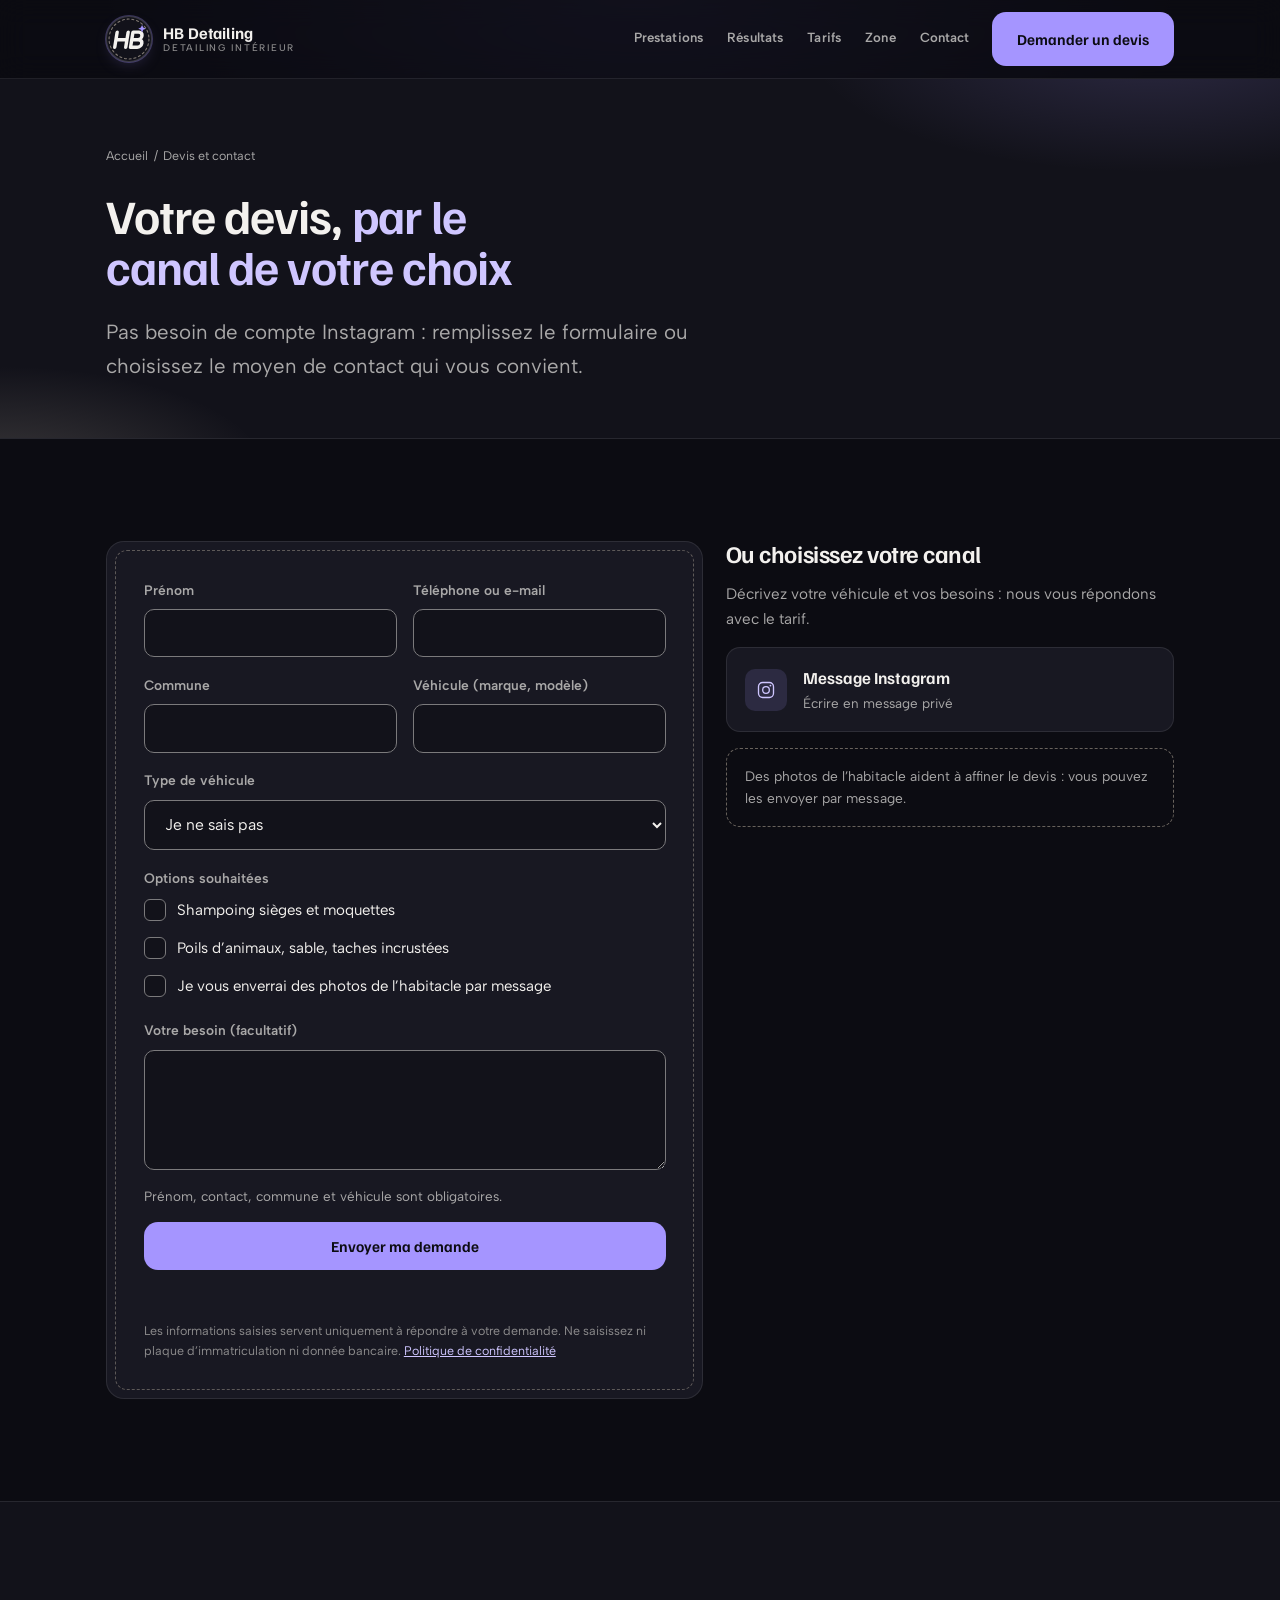
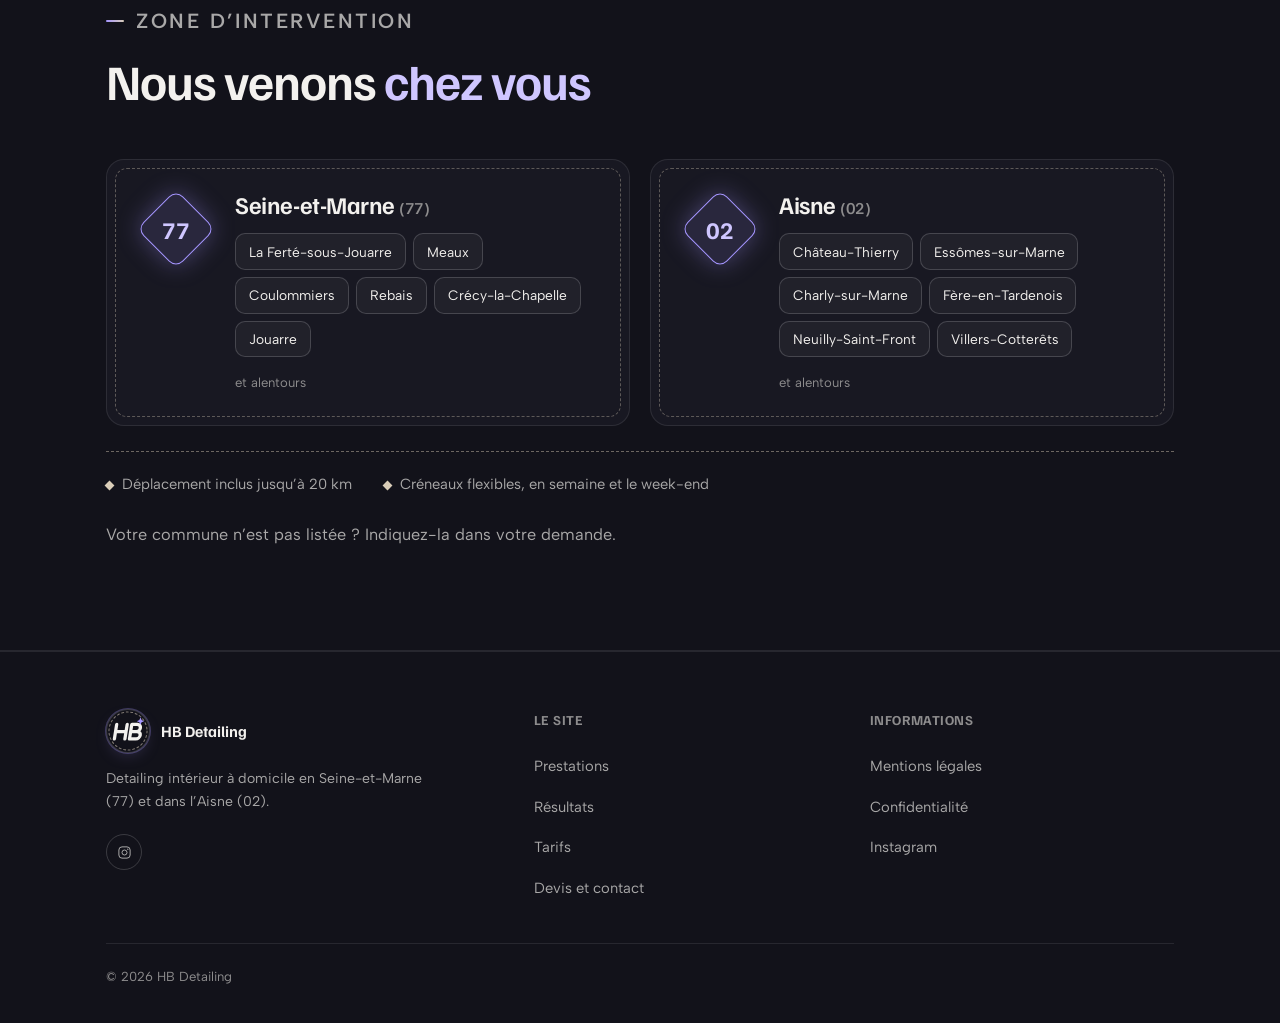
<file: contact.html>
<!doctype html>
<html lang="fr">
<head>
<meta charset="utf-8" />
<meta name="viewport" content="width=device-width, initial-scale=1" />
<title>Devis et contact — HB Detailing, 77 et 02</title>
<meta name="description" content="Demandez un devis de nettoyage intérieur à domicile (77 et 02) : formulaire, message Instagram, WhatsApp ou appel selon le canal qui vous convient." />
<meta name="theme-color" content="#0c0c12" />
<meta name="robots" content="noindex" />
<link rel="icon" href="assets/favicon.svg" />

<meta property="og:title" content="Devis et contact — HB Detailing, 77 et 02" />
<meta property="og:description" content="Demandez un devis de nettoyage intérieur à domicile (77 et 02) : formulaire, message Instagram, WhatsApp ou appel selon le canal qui vous convient." />
<meta property="og:type" content="website" />
<meta property="og:locale" content="fr_FR" />
<meta property="og:image" content="assets/img/og.png" />
<meta name="twitter:card" content="summary_large_image" />

<link rel="preconnect" href="https://fonts.googleapis.com" />
<link rel="preconnect" href="https://fonts.gstatic.com" crossorigin />
<link rel="stylesheet" href="https://fonts.googleapis.com/css2?family=Familjen+Grotesk:wght@600..700&family=Albert+Sans:wght@400;500;600;700&display=swap" />
<link rel="stylesheet" href="assets/style.css?v=d2ba8d74" />
</head>
<body>
<div class="splash" data-splash aria-hidden="true">
  <div class="splash__glow"></div>
  
  <span class="splash__mark"><img src="assets/img/logo-mark.svg" alt="" width="240" height="85" /></span>
  <p class="splash__tagline">Le détail qui change tout</p>
  <div class="splash__bar"></div>
</div>
<script>(function(){var s=document.querySelector('[data-splash]');if(!s)return;try{if(sessionStorage.getItem('splash-seen')){s.remove();return;}sessionStorage.setItem('splash-seen','1');}catch(e){}function hide(){s.classList.add('is-hidden');setTimeout(function(){s.remove();},600);}if(document.readyState==='complete'){setTimeout(hide,1500);}else{addEventListener('load',function(){setTimeout(hide,1500);});}setTimeout(hide,2800);})();</script>
<a class="skip" href="#contenu">Aller au contenu</a>
<header class="bar" data-header>
  <div class="wrap bar__in">
    <a class="bar__brand" href="index.html" aria-label="HB Detailing — accueil">
      <span class="bar__badge"><img src="assets/img/logo-mark.svg" alt="" width="120" height="120" /></span>
      <span class="bar__brand-word"><b>HB Detailing</b><small>Detailing intérieur</small></span>
    </a>
    <nav class="bar__nav" id="nav" data-nav aria-label="Navigation principale">
      <a href="prestations.html">Prestations</a>
      <a href="realisations.html">Résultats</a>
      <a href="index.html#tarifs">Tarifs</a>
      <a href="index.html#zone">Zone</a>
      <a href="contact.html">Contact</a>
    </nav>
    
    <a class="btn bar__cta" href="contact.html#devis">Demander un devis</a>
    <button class="bar__burger" data-burger aria-label="Ouvrir le menu" aria-expanded="false" aria-controls="nav"><span></span></button>
  </div>
</header>
<main id="contenu" tabindex="-1">
<div class="phero">
  <div class="wrap phero__in">
    <nav class="crumb" aria-label="Fil d’Ariane"><a href="index.html">Accueil</a><span aria-hidden="true">/</span> <span aria-current="page">Devis et contact</span></nav>
    <h1>Votre devis, <em>par le canal de votre choix</em></h1>
    <p class="phero__lead">Pas besoin de compte Instagram : remplissez le formulaire ou choisissez le moyen de contact qui vous convient.</p>
  </div>
</div>
<section id="devis">
  <div class="wrap">
    
    <div class="devis reveal">
      <form class="devis__form stitched" data-devis data-dm="https://ig.me/m/hb_detailling" data-mailto="" novalidate>
        <input type="hidden" name="access_key" value="A_COMPLETER_WEB3FORMS_KEY" />
        <input type="hidden" name="from_name" value="HB Detailing" />
        <input type="hidden" name="subject" value="Demande de devis — HB Detailing" />
        <input type="checkbox" name="botcheck" class="devis__hp" tabindex="-1" autocomplete="off" aria-hidden="true" />
        <div class="cform__row">
          <label class="field">Prénom<input name="prenom" data-label="Prénom" autocomplete="given-name" required /></label>
          <label class="field">Téléphone ou e-mail<input name="contact" data-label="Contact" autocomplete="tel" required /></label>
        </div>
        <div class="cform__row">
          <label class="field">Commune<input name="commune" data-label="Commune" autocomplete="address-level2" required /></label>
          <label class="field">Véhicule (marque, modèle)<input name="vehicule" data-label="Véhicule" required /></label>
        </div>
        <label class="field">Type de véhicule<select name="categorie" data-label="Catégorie"><option value="">Je ne sais pas</option><option>Citadine</option><option>Berline / compacte</option><option>SUV / 4x4</option><option>7 places / grand véhicule</option><option>Utilitaire</option></select></label>
        <fieldset class="devis__opts"><legend>Options souhaitées</legend>
          <label class="chk"><input type="checkbox" name="option_shampoing" data-label="Shampoing sièges et moquettes" value="oui" /><span>Shampoing sièges et moquettes</span></label>
          <label class="chk"><input type="checkbox" name="option_poils_sable_taches" data-label="Poils, sable, taches incrustées" value="oui" /><span>Poils d’animaux, sable, taches incrustées</span></label>
          <label class="chk"><input type="checkbox" name="photos_par_message" data-label="Enverra des photos par message" value="oui" /><span>Je vous enverrai des photos de l’habitacle par message</span></label>
        </fieldset>
        <label class="field">Votre besoin (facultatif)<textarea name="message" data-label="Message" rows="4"></textarea></label>
        <p class="devis__req">Prénom, contact, commune et véhicule sont obligatoires.</p>
        <button class="btn btn--block" type="submit">Envoyer ma demande</button>
        <p class="devis__status" data-devis-status role="status" aria-live="polite"></p>
        <p class="devis__legal">Les informations saisies servent uniquement à répondre à votre demande. Ne saisissez ni plaque d’immatriculation ni donnée bancaire. <a href="confidentialite.html">Politique de confidentialité</a></p>
      </form>
      <aside class="devis__side" aria-label="Autres canaux de contact">
        <h3>Ou choisissez votre canal</h3>
        <p class="devis__lead">Décrivez votre véhicule et vos besoins : nous vous répondons avec le tarif.</p>
        <ul class="devis__ch">
          <li><a class="devis__link" href="https://ig.me/m/hb_detailling" target="_blank" rel="noopener"><span class="devis__ico" aria-hidden="true"><svg viewBox="0 0 24 24" aria-hidden="true" ><rect x="3" y="3" width="18" height="18" rx="5" fill="none" stroke="currentColor" stroke-width="1.6"/><circle cx="12" cy="12" r="4" fill="none" stroke="currentColor" stroke-width="1.6"/><circle cx="17.3" cy="6.7" r="1.1" fill="currentColor"/></svg></span><span><b>Message Instagram</b><small>Écrire en message privé</small></span></a></li>
        </ul>
        <p class="devis__note">Des photos de l’habitacle aident à affiner le devis : vous pouvez les envoyer par message.</p>
      </aside>
    </div>
  </div>
</section>
<section id="zone" class="sec--alt">
  <div class="wrap">
    <div class="head reveal">
      <p class="label">Zone d’intervention</p>
      <h2>Nous venons <em>chez vous</em></h2>
      
    </div>
    <div class="zones">
      <article class="zone reveal stitched">
        <div class="zone__dep" aria-hidden="true"><span>77</span></div>
        <div class="zone__body">
          <h3>Seine-et-Marne <small>(77)</small></h3>
          <ul class="zone__list"><li>La Ferté-sous-Jouarre</li><li>Meaux</li><li>Coulommiers</li><li>Rebais</li><li>Crécy-la-Chapelle</li><li>Jouarre</li></ul>
          <p class="zone__more">et alentours</p>
        </div>
      </article>
      <article class="zone reveal stitched">
        <div class="zone__dep" aria-hidden="true"><span>02</span></div>
        <div class="zone__body">
          <h3>Aisne <small>(02)</small></h3>
          <ul class="zone__list"><li>Château-Thierry</li><li>Essômes-sur-Marne</li><li>Charly-sur-Marne</li><li>Fère-en-Tardenois</li><li>Neuilly-Saint-Front</li><li>Villers-Cotterêts</li></ul>
          <p class="zone__more">et alentours</p>
        </div>
      </article>
    </div>
    <ul class="zone__facts reveal"><li>Déplacement inclus jusqu’à 20 km</li><li>Créneaux flexibles, en semaine et le week-end</li></ul>
    <div class="zone__foot reveal"><p>Votre commune n’est pas listée ? Indiquez-la dans votre demande.</p></div>
  </div>
</section>
</main>
<footer>
  <div class="wrap foot">
    <div class="foot__top" style="--cols:2">
      <div class="foot__brand">
        <div class="foot__brand-mark">
          <span class="bar__badge"><img src="assets/img/logo-mark.svg" alt="" width="60" height="60" /></span>
          <b>HB Detailing</b>
        </div>
        <p>Detailing intérieur à domicile en Seine-et-Marne (77) et dans l’Aisne (02).</p>
        <div class="foot__social" aria-label="Réseaux sociaux"><a href="https://www.instagram.com/hb_detailling/" target="_blank" rel="noopener" aria-label="instagram"><svg viewBox="0 0 24 24" aria-hidden="true" ><rect x="3" y="3" width="18" height="18" rx="5" fill="none" stroke="currentColor" stroke-width="1.6"/><circle cx="12" cy="12" r="4" fill="none" stroke="currentColor" stroke-width="1.6"/><circle cx="17.3" cy="6.7" r="1.1" fill="currentColor"/></svg></a></div>
      </div>
      <div class="foot__col">
        <h4>Le site</h4>
        <ul><li><a href="prestations.html">Prestations</a></li><li><a href="realisations.html">Résultats</a></li><li><a href="index.html#tarifs">Tarifs</a></li><li><a href="contact.html">Devis et contact</a></li></ul>
      </div>
      <div class="foot__col">
        <h4>Informations</h4>
        <ul><li><a href="mentions-legales.html">Mentions légales</a></li><li><a href="confidentialite.html">Confidentialité</a></li><li><a href="https://www.instagram.com/hb_detailling/">Instagram</a></li></ul>
      </div>
    </div>
    <div class="foot__bottom">
      <span>© 2026 HB Detailing</span>
      
    </div>
  </div>
</footer>
<nav class="mbar" data-actions aria-label="Actions rapides" style="--n:2">
  <a class="mbar__a is-main" href="contact.html#devis"><svg viewBox="0 0 24 24" aria-hidden="true" ><rect x="3" y="5" width="18" height="14" rx="2.5" fill="none" stroke="currentColor" stroke-width="1.7" stroke-linecap="round" stroke-linejoin="round"/><path d="m4 7 8 6 8-6" fill="none" stroke="currentColor" stroke-width="1.7" stroke-linecap="round" stroke-linejoin="round"/></svg><span>Devis</span></a>
  <a class="mbar__a" href="https://ig.me/m/hb_detailling" target="_blank" rel="noopener" aria-label="Écrire en message privé sur Instagram"><svg viewBox="0 0 24 24" aria-hidden="true" ><rect x="3" y="3" width="18" height="18" rx="5" fill="none" stroke="currentColor" stroke-width="1.6"/><circle cx="12" cy="12" r="4" fill="none" stroke="currentColor" stroke-width="1.6"/><circle cx="17.3" cy="6.7" r="1.1" fill="currentColor"/></svg><span>Instagram</span></a>
</nav>
<script src="assets/app.js?v=d2ba8d74" defer></script>
</body>
</html>
</file>
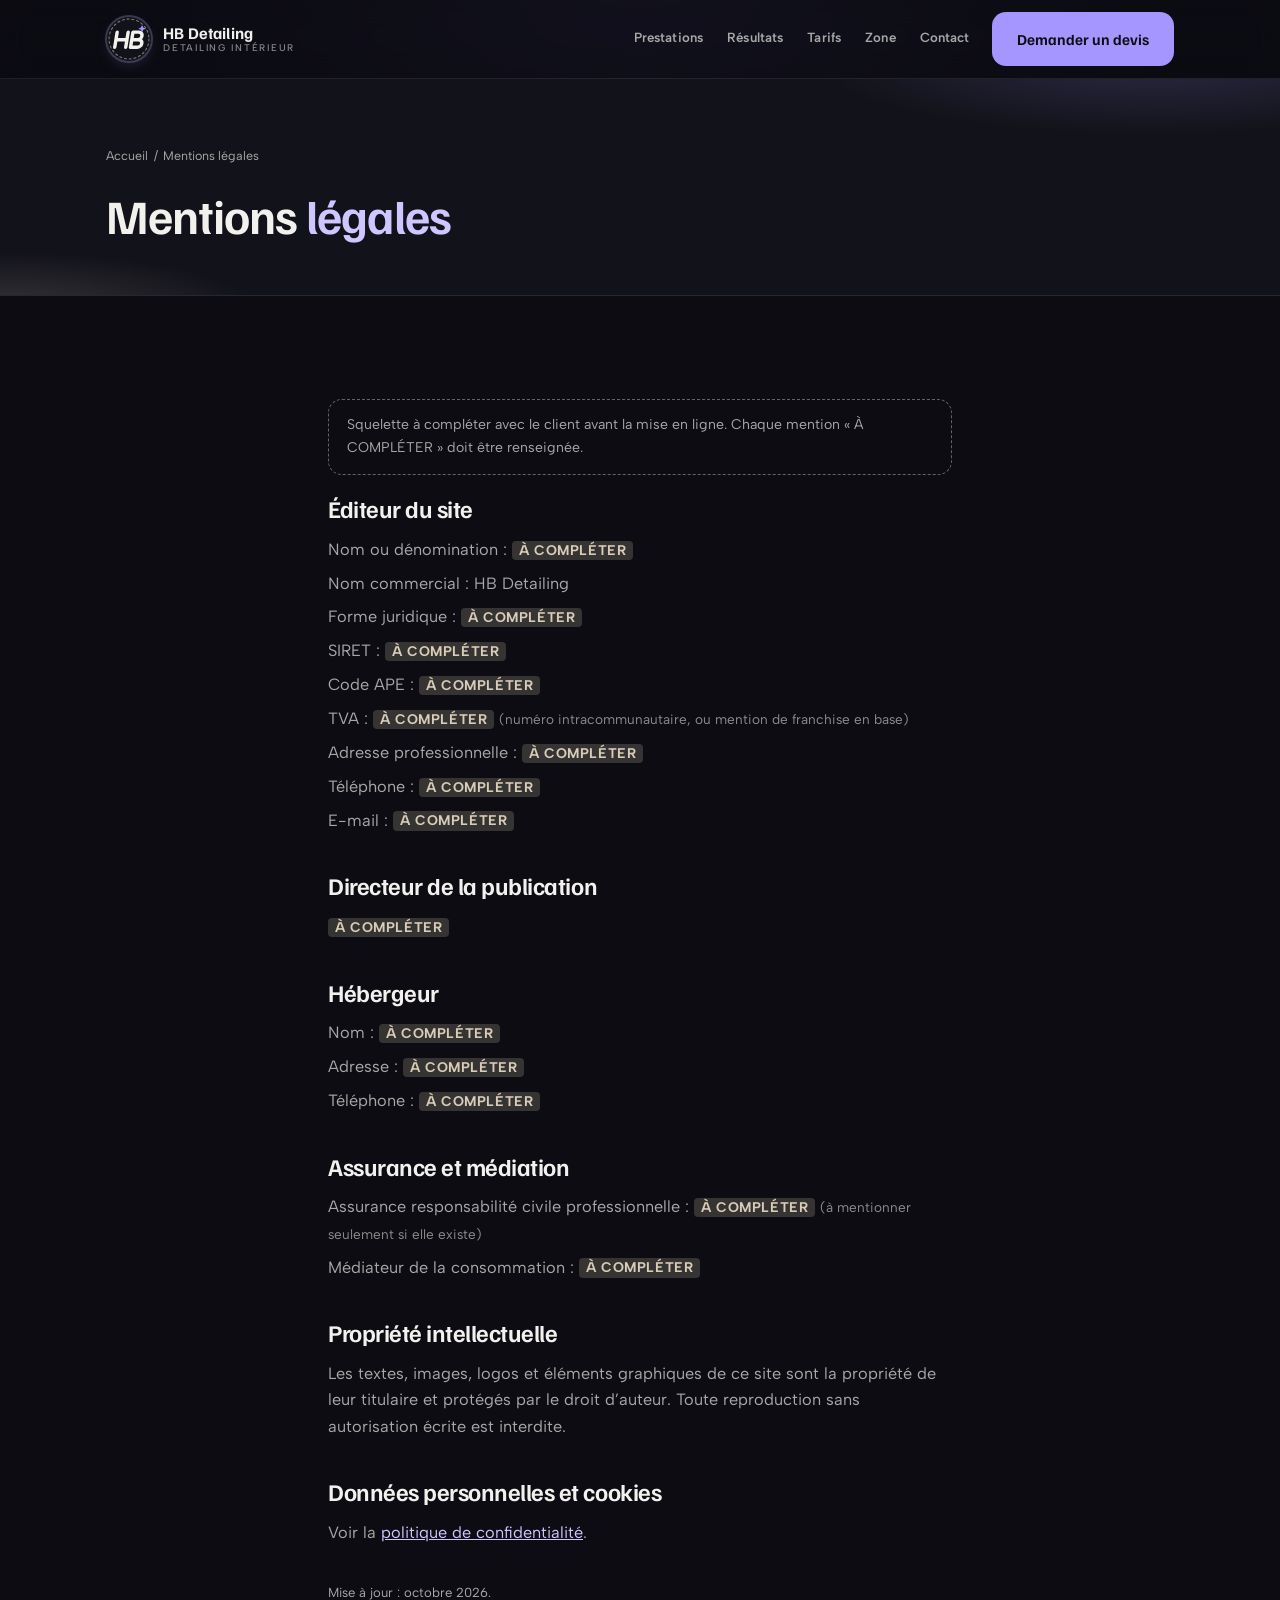
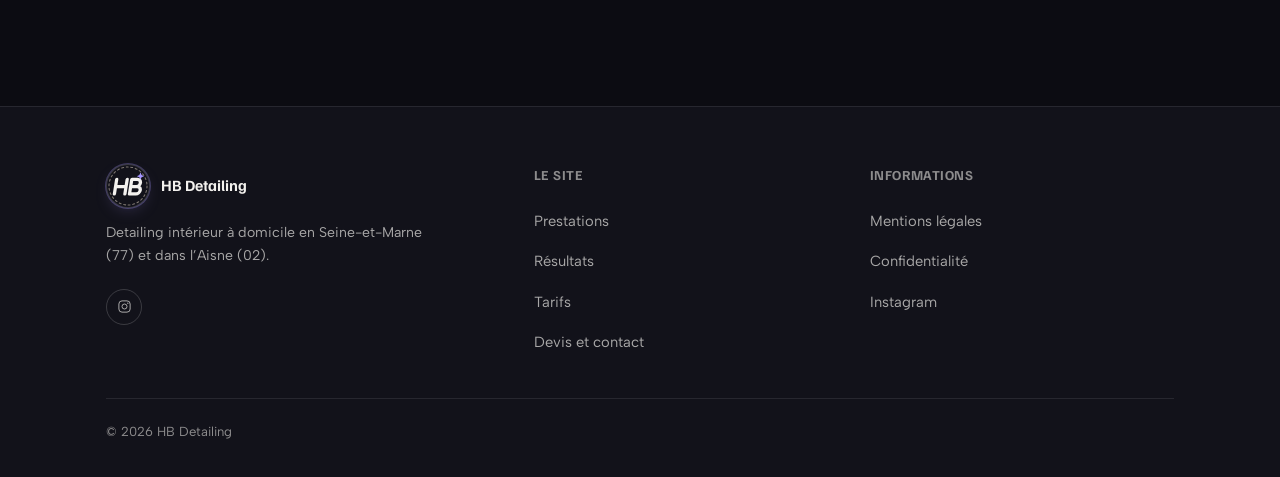
<file: mentions-legales.html>
<!doctype html>
<html lang="fr">
<head>
<meta charset="utf-8" />
<meta name="viewport" content="width=device-width, initial-scale=1" />
<title>Mentions légales — HB Detailing</title>
<meta name="description" content="Mentions légales du site HB Detailing : éditeur, hébergeur, propriété intellectuelle et données personnelles." />
<meta name="theme-color" content="#0c0c12" />
<meta name="robots" content="noindex" />
<link rel="icon" href="assets/favicon.svg" />

<meta property="og:title" content="Mentions légales — HB Detailing" />
<meta property="og:description" content="Mentions légales du site HB Detailing : éditeur, hébergeur, propriété intellectuelle et données personnelles." />
<meta property="og:type" content="website" />
<meta property="og:locale" content="fr_FR" />
<meta property="og:image" content="assets/img/og.png" />
<meta name="twitter:card" content="summary_large_image" />

<link rel="preconnect" href="https://fonts.googleapis.com" />
<link rel="preconnect" href="https://fonts.gstatic.com" crossorigin />
<link rel="stylesheet" href="https://fonts.googleapis.com/css2?family=Familjen+Grotesk:wght@600..700&family=Albert+Sans:wght@400;500;600;700&display=swap" />
<link rel="stylesheet" href="assets/style.css?v=d2ba8d74" />
</head>
<body>
<div class="splash" data-splash aria-hidden="true">
  <div class="splash__glow"></div>
  
  <span class="splash__mark"><img src="assets/img/logo-mark.svg" alt="" width="240" height="85" /></span>
  <p class="splash__tagline">Le détail qui change tout</p>
  <div class="splash__bar"></div>
</div>
<script>(function(){var s=document.querySelector('[data-splash]');if(!s)return;try{if(sessionStorage.getItem('splash-seen')){s.remove();return;}sessionStorage.setItem('splash-seen','1');}catch(e){}function hide(){s.classList.add('is-hidden');setTimeout(function(){s.remove();},600);}if(document.readyState==='complete'){setTimeout(hide,1500);}else{addEventListener('load',function(){setTimeout(hide,1500);});}setTimeout(hide,2800);})();</script>
<a class="skip" href="#contenu">Aller au contenu</a>
<header class="bar" data-header>
  <div class="wrap bar__in">
    <a class="bar__brand" href="index.html" aria-label="HB Detailing — accueil">
      <span class="bar__badge"><img src="assets/img/logo-mark.svg" alt="" width="120" height="120" /></span>
      <span class="bar__brand-word"><b>HB Detailing</b><small>Detailing intérieur</small></span>
    </a>
    <nav class="bar__nav" id="nav" data-nav aria-label="Navigation principale">
      <a href="prestations.html">Prestations</a>
      <a href="realisations.html">Résultats</a>
      <a href="index.html#tarifs">Tarifs</a>
      <a href="index.html#zone">Zone</a>
      <a href="contact.html">Contact</a>
    </nav>
    
    <a class="btn bar__cta" href="contact.html#devis">Demander un devis</a>
    <button class="bar__burger" data-burger aria-label="Ouvrir le menu" aria-expanded="false" aria-controls="nav"><span></span></button>
  </div>
</header>
<main id="contenu" tabindex="-1">
<div class="phero">
  <div class="wrap phero__in">
    <nav class="crumb" aria-label="Fil d’Ariane"><a href="index.html">Accueil</a><span aria-hidden="true">/</span> <span aria-current="page">Mentions légales</span></nav>
    <h1>Mentions <em>légales</em></h1>
    
  </div>
</div>
<section class="legal">
  <div class="wrap legal__in">
    <p class="legal__draft">Squelette à compléter avec le client avant la mise en ligne. Chaque mention « À COMPLÉTER » doit être renseignée.</p>
    <h2>Éditeur du site</h2>
    <ul>
      <li>Nom ou dénomination : <mark class="todo" data-todo>À COMPLÉTER</mark></li>
      <li>Nom commercial : HB Detailing</li>
      <li>Forme juridique : <mark class="todo" data-todo>À COMPLÉTER</mark></li>
      <li>SIRET : <mark class="todo" data-todo>À COMPLÉTER</mark></li>
      <li>Code APE : <mark class="todo" data-todo>À COMPLÉTER</mark></li>
      <li>TVA : <mark class="todo" data-todo>À COMPLÉTER</mark> <small>(numéro intracommunautaire, ou mention de franchise en base)</small></li>
      <li>Adresse professionnelle : <mark class="todo" data-todo>À COMPLÉTER</mark></li>
      <li>Téléphone : <mark class="todo" data-todo>À COMPLÉTER</mark></li>
      <li>E-mail : <mark class="todo" data-todo>À COMPLÉTER</mark></li>
    </ul>
    <h2>Directeur de la publication</h2>
    <p><mark class="todo" data-todo>À COMPLÉTER</mark></p>
    <h2>Hébergeur</h2>
    <ul>
      <li>Nom : <mark class="todo" data-todo>À COMPLÉTER</mark></li>
      <li>Adresse : <mark class="todo" data-todo>À COMPLÉTER</mark></li>
      <li>Téléphone : <mark class="todo" data-todo>À COMPLÉTER</mark></li>
    </ul>
    <h2>Assurance et médiation</h2>
    <ul>
      <li>Assurance responsabilité civile professionnelle : <mark class="todo" data-todo>À COMPLÉTER</mark> <small>(à mentionner seulement si elle existe)</small></li>
      <li>Médiateur de la consommation : <mark class="todo" data-todo>À COMPLÉTER</mark></li>
    </ul>
    <h2>Propriété intellectuelle</h2>
    <p>Les textes, images, logos et éléments graphiques de ce site sont la propriété de leur titulaire et protégés par le droit d’auteur. Toute reproduction sans autorisation écrite est interdite.</p>
    <h2>Données personnelles et cookies</h2>
    <p>Voir la <a href="confidentialite.html">politique de confidentialité</a>.</p>
    <p class="legal__note">Mise à jour : octobre 2026.</p>
  </div>
</section>
</main>
<footer>
  <div class="wrap foot">
    <div class="foot__top" style="--cols:2">
      <div class="foot__brand">
        <div class="foot__brand-mark">
          <span class="bar__badge"><img src="assets/img/logo-mark.svg" alt="" width="60" height="60" /></span>
          <b>HB Detailing</b>
        </div>
        <p>Detailing intérieur à domicile en Seine-et-Marne (77) et dans l’Aisne (02).</p>
        <div class="foot__social" aria-label="Réseaux sociaux"><a href="https://www.instagram.com/hb_detailling/" target="_blank" rel="noopener" aria-label="instagram"><svg viewBox="0 0 24 24" aria-hidden="true" ><rect x="3" y="3" width="18" height="18" rx="5" fill="none" stroke="currentColor" stroke-width="1.6"/><circle cx="12" cy="12" r="4" fill="none" stroke="currentColor" stroke-width="1.6"/><circle cx="17.3" cy="6.7" r="1.1" fill="currentColor"/></svg></a></div>
      </div>
      <div class="foot__col">
        <h4>Le site</h4>
        <ul><li><a href="prestations.html">Prestations</a></li><li><a href="realisations.html">Résultats</a></li><li><a href="index.html#tarifs">Tarifs</a></li><li><a href="contact.html">Devis et contact</a></li></ul>
      </div>
      <div class="foot__col">
        <h4>Informations</h4>
        <ul><li><a href="mentions-legales.html">Mentions légales</a></li><li><a href="confidentialite.html">Confidentialité</a></li><li><a href="https://www.instagram.com/hb_detailling/">Instagram</a></li></ul>
      </div>
    </div>
    <div class="foot__bottom">
      <span>© 2026 HB Detailing</span>
      
    </div>
  </div>
</footer>
<script src="assets/app.js?v=d2ba8d74" defer></script>
</body>
</html>
</file>
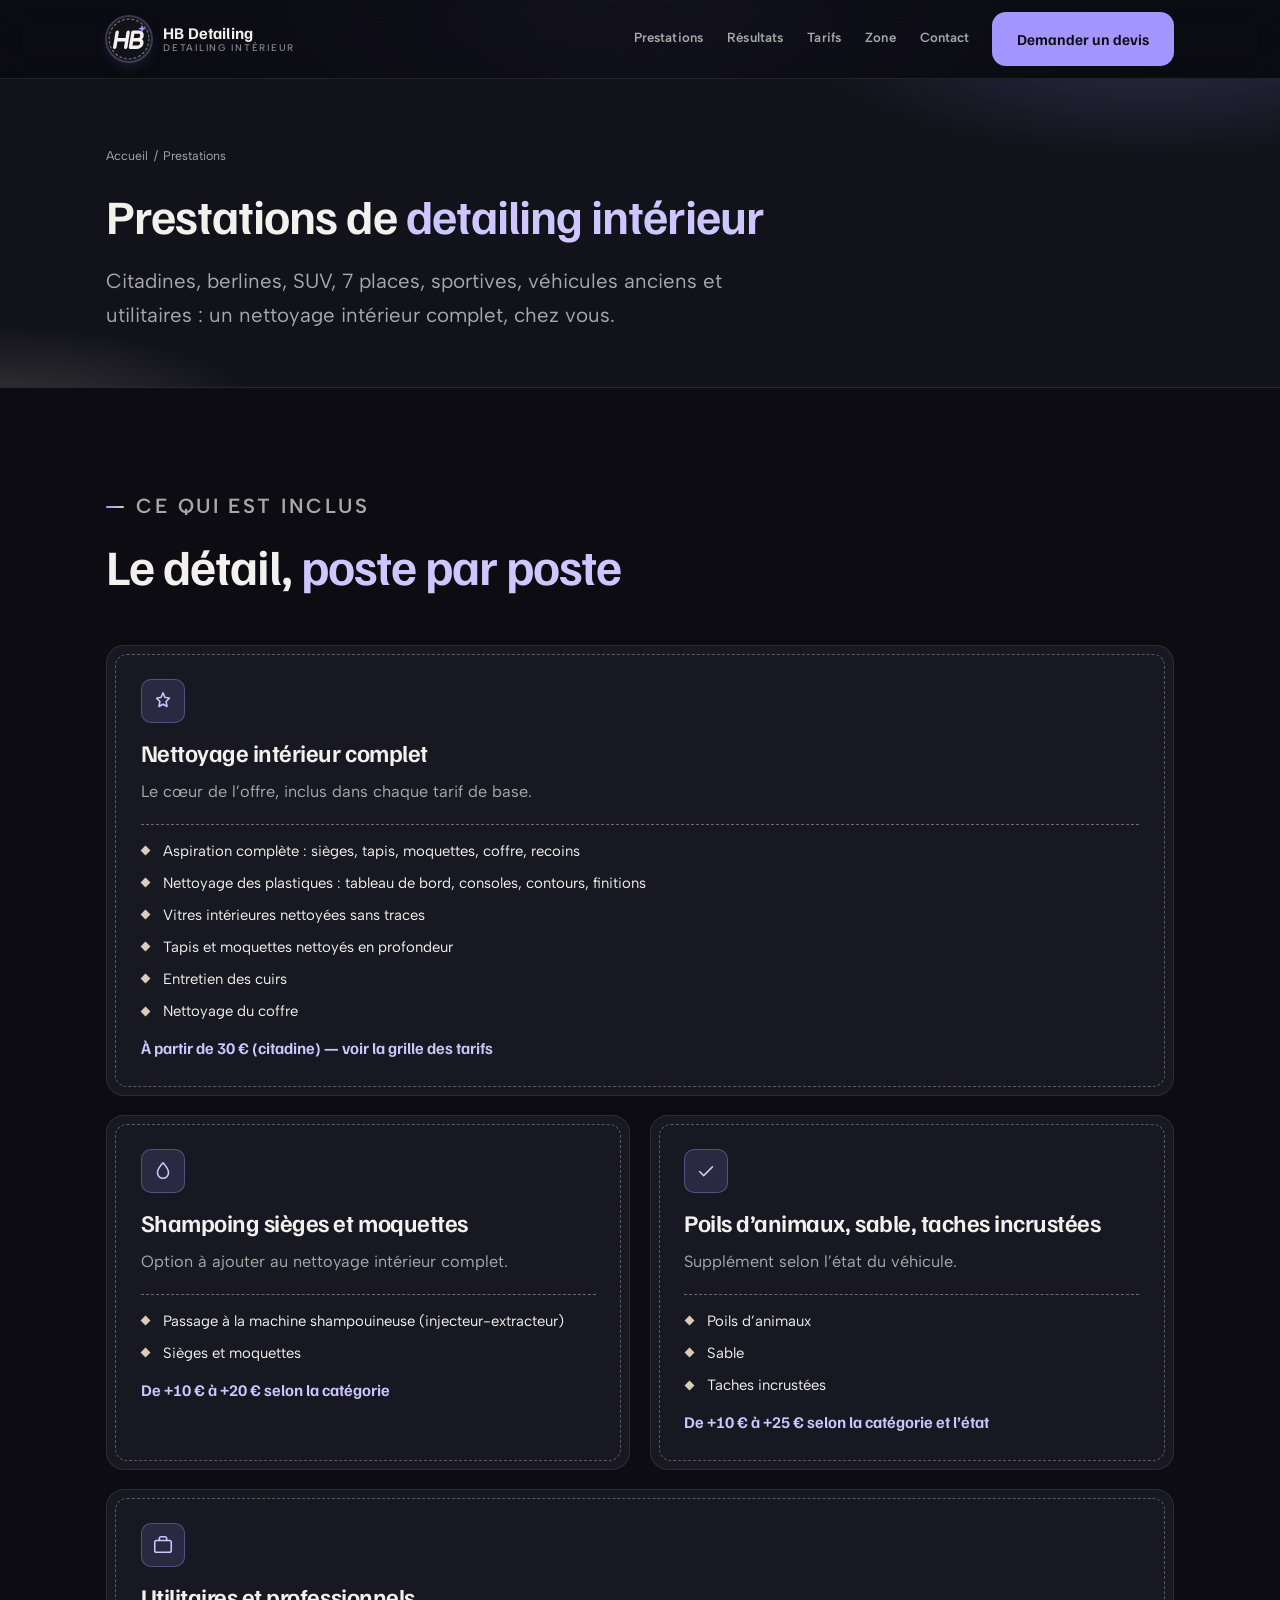
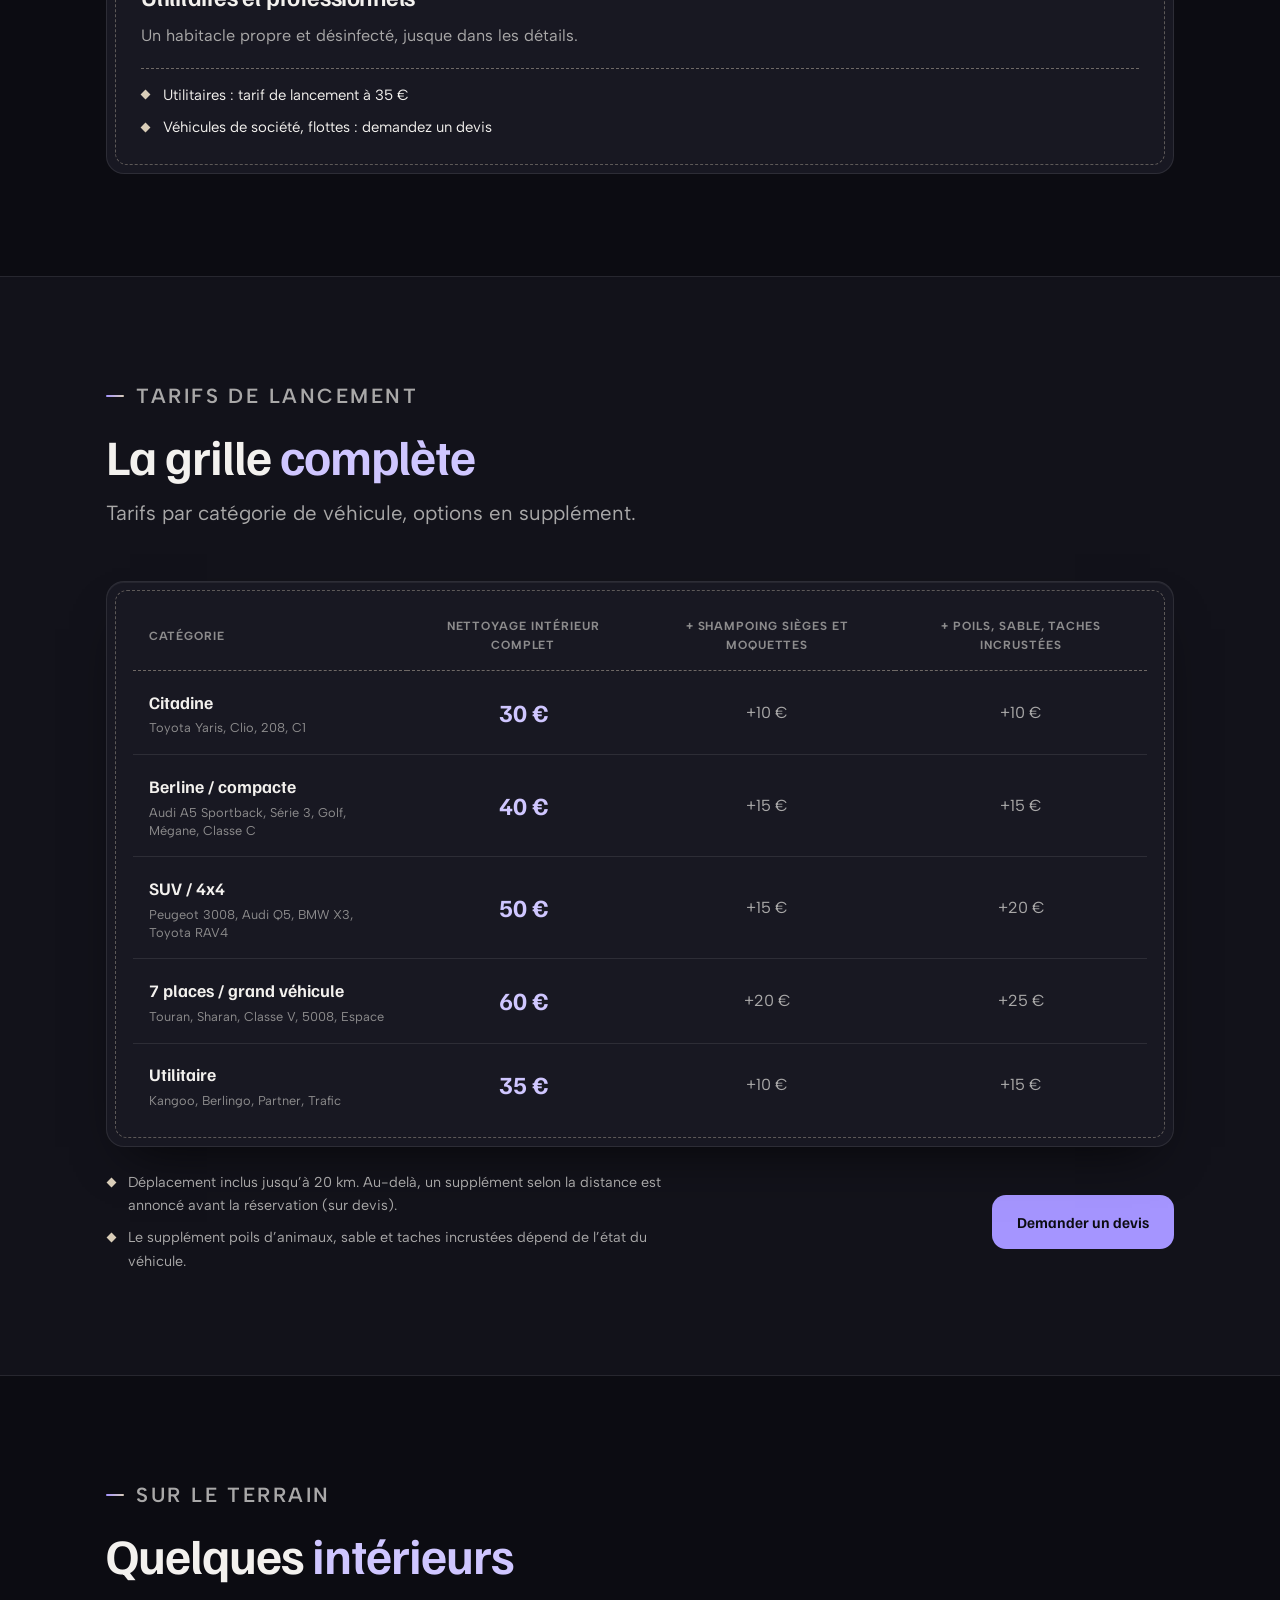
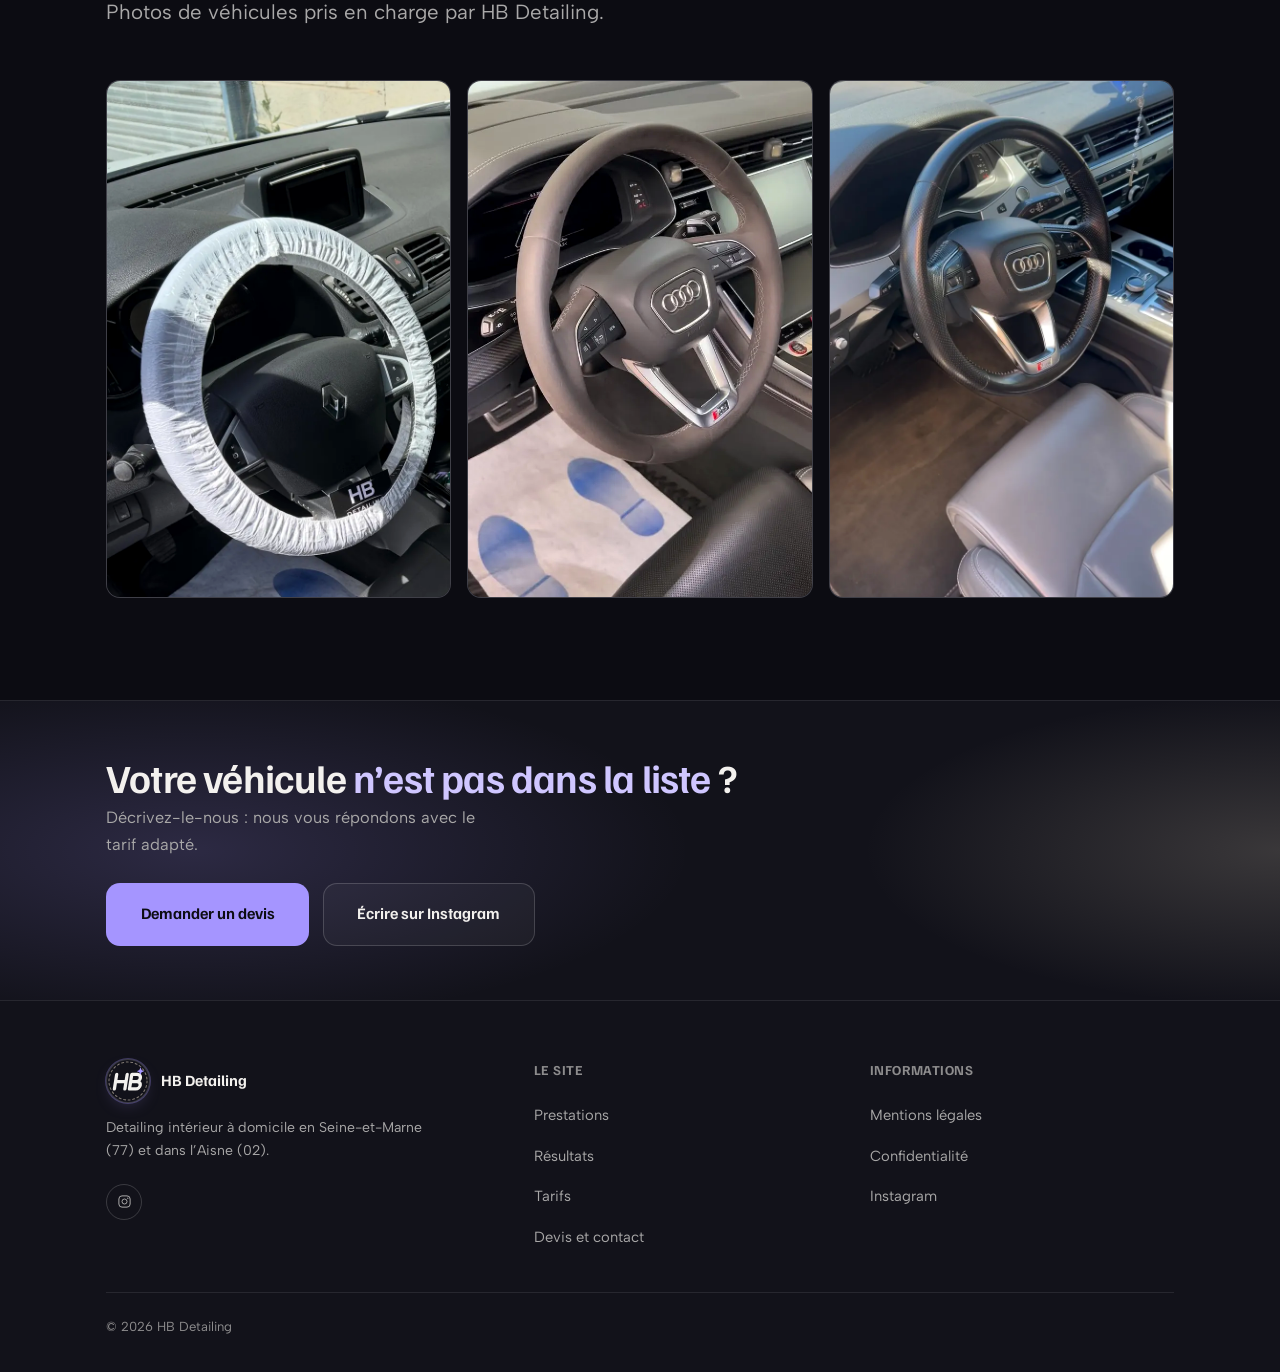
<file: prestations.html>
<!doctype html>
<html lang="fr">
<head>
<meta charset="utf-8" />
<meta name="viewport" content="width=device-width, initial-scale=1" />
<title>Prestations — nettoyage intérieur à domicile | HB Detailing</title>
<meta name="description" content="Nettoyage intérieur complet, shampoing sièges et moquettes, poils, sable et taches : le détail des prestations de HB Detailing à domicile (77 et 02)." />
<meta name="theme-color" content="#0c0c12" />
<meta name="robots" content="noindex" />
<link rel="icon" href="assets/favicon.svg" />

<meta property="og:title" content="Prestations — nettoyage intérieur à domicile | HB Detailing" />
<meta property="og:description" content="Nettoyage intérieur complet, shampoing sièges et moquettes, poils, sable et taches : le détail des prestations de HB Detailing à domicile (77 et 02)." />
<meta property="og:type" content="website" />
<meta property="og:locale" content="fr_FR" />
<meta property="og:image" content="assets/img/og.png" />
<meta name="twitter:card" content="summary_large_image" />

<link rel="preconnect" href="https://fonts.googleapis.com" />
<link rel="preconnect" href="https://fonts.gstatic.com" crossorigin />
<link rel="stylesheet" href="https://fonts.googleapis.com/css2?family=Familjen+Grotesk:wght@600..700&family=Albert+Sans:wght@400;500;600;700&display=swap" />
<link rel="stylesheet" href="assets/style.css?v=d2ba8d74" />
</head>
<body>
<div class="splash" data-splash aria-hidden="true">
  <div class="splash__glow"></div>
  
  <span class="splash__mark"><img src="assets/img/logo-mark.svg" alt="" width="240" height="85" /></span>
  <p class="splash__tagline">Le détail qui change tout</p>
  <div class="splash__bar"></div>
</div>
<script>(function(){var s=document.querySelector('[data-splash]');if(!s)return;try{if(sessionStorage.getItem('splash-seen')){s.remove();return;}sessionStorage.setItem('splash-seen','1');}catch(e){}function hide(){s.classList.add('is-hidden');setTimeout(function(){s.remove();},600);}if(document.readyState==='complete'){setTimeout(hide,1500);}else{addEventListener('load',function(){setTimeout(hide,1500);});}setTimeout(hide,2800);})();</script>
<a class="skip" href="#contenu">Aller au contenu</a>
<header class="bar" data-header>
  <div class="wrap bar__in">
    <a class="bar__brand" href="index.html" aria-label="HB Detailing — accueil">
      <span class="bar__badge"><img src="assets/img/logo-mark.svg" alt="" width="120" height="120" /></span>
      <span class="bar__brand-word"><b>HB Detailing</b><small>Detailing intérieur</small></span>
    </a>
    <nav class="bar__nav" id="nav" data-nav aria-label="Navigation principale">
      <a href="prestations.html">Prestations</a>
      <a href="realisations.html">Résultats</a>
      <a href="index.html#tarifs">Tarifs</a>
      <a href="index.html#zone">Zone</a>
      <a href="contact.html">Contact</a>
    </nav>
    
    <a class="btn bar__cta" href="contact.html#devis">Demander un devis</a>
    <button class="bar__burger" data-burger aria-label="Ouvrir le menu" aria-expanded="false" aria-controls="nav"><span></span></button>
  </div>
</header>
<main id="contenu" tabindex="-1">
<div class="phero">
  <div class="wrap phero__in">
    <nav class="crumb" aria-label="Fil d’Ariane"><a href="index.html">Accueil</a><span aria-hidden="true">/</span> <span aria-current="page">Prestations</span></nav>
    <h1>Prestations de <em>detailing intérieur</em></h1>
    <p class="phero__lead">Citadines, berlines, SUV, 7 places, sportives, véhicules anciens et utilitaires : un nettoyage intérieur complet, chez vous.</p>
  </div>
</div>
<section id="detail">
  <div class="wrap">
    <div class="head reveal">
      <p class="label">Ce qui est inclus</p>
      <h2>Le détail, <em>poste par poste</em></h2>
      
    </div>
    <div class="prest prest--detail">
      <article class="prest__card reveal stitched is-wide">
        <span class="prest__ico" aria-hidden="true"><svg viewBox="0 0 24 24" aria-hidden="true" ><path d="M12 3l2 5 5 1-3.6 3.6 1 5.4-4.4-2.4-4.4 2.4 1-5.4L5 9l5-1 2-5z" fill="none" stroke="currentColor" stroke-width="1.7" stroke-linecap="round" stroke-linejoin="round"/></svg></span>
        
        <h3>Nettoyage intérieur complet</h3>
        <p>Le cœur de l’offre, inclus dans chaque tarif de base.</p>
        <ul class="prest__items"><li>Aspiration complète : sièges, tapis, moquettes, coffre, recoins</li><li>Nettoyage des plastiques : tableau de bord, consoles, contours, finitions</li><li>Vitres intérieures nettoyées sans traces</li><li>Tapis et moquettes nettoyés en profondeur</li><li>Entretien des cuirs</li><li>Nettoyage du coffre</li></ul>
        <p class="prest__price">À partir de 30 € (citadine) — voir la grille des tarifs</p>
      </article>
      <article class="prest__card reveal stitched">
        <span class="prest__ico" aria-hidden="true"><svg viewBox="0 0 24 24" aria-hidden="true" ><path d="M12 3s6 6.5 6 11a6 6 0 0 1-12 0c0-4.5 6-11 6-11z" fill="none" stroke="currentColor" stroke-width="1.7" stroke-linecap="round" stroke-linejoin="round"/></svg></span>
        
        <h3>Shampoing sièges et moquettes</h3>
        <p>Option à ajouter au nettoyage intérieur complet.</p>
        <ul class="prest__items"><li>Passage à la machine shampouineuse (injecteur-extracteur)</li><li>Sièges et moquettes</li></ul>
        <p class="prest__price">De +10 € à +20 € selon la catégorie</p>
      </article>
      <article class="prest__card reveal stitched">
        <span class="prest__ico" aria-hidden="true"><svg viewBox="0 0 24 24" aria-hidden="true" ><path d="m5 12.5 4.5 4.5L19 7.5" fill="none" stroke="currentColor" stroke-width="1.7" stroke-linecap="round" stroke-linejoin="round"/></svg></span>
        
        <h3>Poils d’animaux, sable, taches incrustées</h3>
        <p>Supplément selon l’état du véhicule.</p>
        <ul class="prest__items"><li>Poils d’animaux</li><li>Sable</li><li>Taches incrustées</li></ul>
        <p class="prest__price">De +10 € à +25 € selon la catégorie et l’état</p>
      </article>
      <article class="prest__card reveal stitched is-wide">
        <span class="prest__ico" aria-hidden="true"><svg viewBox="0 0 24 24" aria-hidden="true" ><rect x="3" y="7" width="18" height="13" rx="2" fill="none" stroke="currentColor" stroke-width="1.7" stroke-linecap="round" stroke-linejoin="round"/><path d="M8 7V5a2 2 0 0 1 2-2h4a2 2 0 0 1 2 2v2" fill="none" stroke="currentColor" stroke-width="1.7" stroke-linecap="round" stroke-linejoin="round"/></svg></span>
        
        <h3>Utilitaires et professionnels</h3>
        <p>Un habitacle propre et désinfecté, jusque dans les détails.</p>
        <ul class="prest__items"><li>Utilitaires : tarif de lancement à 35 €</li><li>Véhicules de société, flottes : demandez un devis</li></ul>
        
      </article>
    </div>
    
  </div>
</section>
<section id="tarifs" class="sec--alt">
  <div class="wrap">
    <div class="head reveal">
      <p class="label">Tarifs de lancement</p>
      <h2>La grille <em>complète</em></h2>
      <p>Tarifs par catégorie de véhicule, options en supplément.</p>
    </div>
    <div class="tarifs reveal stitched">
      <table class="tarifs__t">
        <thead><tr><th scope="col">Catégorie</th><th scope="col">Nettoyage intérieur complet</th><th scope="col">+ Shampoing sièges et moquettes</th><th scope="col">+ Poils, sable, taches incrustées</th></tr></thead>
        <tbody>
          <tr>
            <th scope="row" data-label="Catégorie"><b>Citadine</b><small>Toyota Yaris, Clio, 208, C1</small></th>
            <td data-label="Nettoyage intérieur complet"><span class="tarifs__base">30 €</span></td>
            <td data-label="+ Shampoing sièges et moquettes">+10 €</td>
            <td data-label="+ Poils, sable, taches incrustées">+10 €</td>
          </tr>
          <tr>
            <th scope="row" data-label="Catégorie"><b>Berline / compacte</b><small>Audi A5 Sportback, Série 3, Golf, Mégane, Classe C</small></th>
            <td data-label="Nettoyage intérieur complet"><span class="tarifs__base">40 €</span></td>
            <td data-label="+ Shampoing sièges et moquettes">+15 €</td>
            <td data-label="+ Poils, sable, taches incrustées">+15 €</td>
          </tr>
          <tr>
            <th scope="row" data-label="Catégorie"><b>SUV / 4x4</b><small>Peugeot 3008, Audi Q5, BMW X3, Toyota RAV4</small></th>
            <td data-label="Nettoyage intérieur complet"><span class="tarifs__base">50 €</span></td>
            <td data-label="+ Shampoing sièges et moquettes">+15 €</td>
            <td data-label="+ Poils, sable, taches incrustées">+20 €</td>
          </tr>
          <tr>
            <th scope="row" data-label="Catégorie"><b>7 places / grand véhicule</b><small>Touran, Sharan, Classe V, 5008, Espace</small></th>
            <td data-label="Nettoyage intérieur complet"><span class="tarifs__base">60 €</span></td>
            <td data-label="+ Shampoing sièges et moquettes">+20 €</td>
            <td data-label="+ Poils, sable, taches incrustées">+25 €</td>
          </tr>
          <tr>
            <th scope="row" data-label="Catégorie"><b>Utilitaire</b><small>Kangoo, Berlingo, Partner, Trafic</small></th>
            <td data-label="Nettoyage intérieur complet"><span class="tarifs__base">35 €</span></td>
            <td data-label="+ Shampoing sièges et moquettes">+10 €</td>
            <td data-label="+ Poils, sable, taches incrustées">+15 €</td>
          </tr>
        </tbody>
      </table>
    </div>
    <div class="tarifs__foot reveal">
      <ul class="tarifs__notes"><li>Déplacement inclus jusqu’à 20 km. Au-delà, un supplément selon la distance est annoncé avant la réservation (sur devis).</li><li>Le supplément poils d’animaux, sable et taches incrustées dépend de l’état du véhicule.</li></ul>
      <a class="btn" href="contact.html#devis">Demander un devis</a>
    </div>
  </div>
</section>
<section id="ambiance">
  <div class="wrap">
    <div class="head head--between reveal">
      <div class="gal__head">
        <p class="label">Sur le terrain</p>
        <h2>Quelques <em>intérieurs</em></h2>
        <p>Photos de véhicules pris en charge par HB Detailing.</p>
      </div>
      
    </div>
    <ul class="gal">
      <li class="gal__item reveal"><img src="assets/img/photos/web/megane-protections.webp" alt="Poste de conduite d’une Renault Mégane avec housse jetable sur le volant et protège-tapis au sol" loading="lazy" width="800" height="600" /></li>
      <li class="gal__item reveal"><img src="assets/img/photos/web/audi-rsq8-protections.webp" alt="Poste de conduite d’un Audi avec volant RS, protège-tapis jetable posé au sol côté conducteur" loading="lazy" width="800" height="600" /></li>
      <li class="gal__item reveal"><img src="assets/img/photos/web/audi-q7-volant.webp" alt="Audi : volant, tableau de bord et siège en cuir clair vus depuis la portière" loading="lazy" width="800" height="600" /></li>
    </ul>
  </div>
</section>
<section class="cta-band">
  <div class="wrap cta-band__in">
    <div>
      <h2>Votre véhicule <em>n’est pas dans la liste</em> ?</h2>
      <p>Décrivez-le-nous : nous vous répondons avec le tarif adapté.</p>
    </div>
    <div class="cta-band__actions"><a class="btn btn--lg" href="contact.html#devis">Demander un devis</a><a class="btn btn--ghost btn--lg" href="https://ig.me/m/hb_detailling" target="_blank" rel="noopener">Écrire sur Instagram</a></div>
  </div>
</section>
</main>
<footer>
  <div class="wrap foot">
    <div class="foot__top" style="--cols:2">
      <div class="foot__brand">
        <div class="foot__brand-mark">
          <span class="bar__badge"><img src="assets/img/logo-mark.svg" alt="" width="60" height="60" /></span>
          <b>HB Detailing</b>
        </div>
        <p>Detailing intérieur à domicile en Seine-et-Marne (77) et dans l’Aisne (02).</p>
        <div class="foot__social" aria-label="Réseaux sociaux"><a href="https://www.instagram.com/hb_detailling/" target="_blank" rel="noopener" aria-label="instagram"><svg viewBox="0 0 24 24" aria-hidden="true" ><rect x="3" y="3" width="18" height="18" rx="5" fill="none" stroke="currentColor" stroke-width="1.6"/><circle cx="12" cy="12" r="4" fill="none" stroke="currentColor" stroke-width="1.6"/><circle cx="17.3" cy="6.7" r="1.1" fill="currentColor"/></svg></a></div>
      </div>
      <div class="foot__col">
        <h4>Le site</h4>
        <ul><li><a href="prestations.html">Prestations</a></li><li><a href="realisations.html">Résultats</a></li><li><a href="index.html#tarifs">Tarifs</a></li><li><a href="contact.html">Devis et contact</a></li></ul>
      </div>
      <div class="foot__col">
        <h4>Informations</h4>
        <ul><li><a href="mentions-legales.html">Mentions légales</a></li><li><a href="confidentialite.html">Confidentialité</a></li><li><a href="https://www.instagram.com/hb_detailling/">Instagram</a></li></ul>
      </div>
    </div>
    <div class="foot__bottom">
      <span>© 2026 HB Detailing</span>
      
    </div>
  </div>
</footer>
<nav class="mbar" data-actions aria-label="Actions rapides" style="--n:2">
  <a class="mbar__a is-main" href="contact.html#devis"><svg viewBox="0 0 24 24" aria-hidden="true" ><rect x="3" y="5" width="18" height="14" rx="2.5" fill="none" stroke="currentColor" stroke-width="1.7" stroke-linecap="round" stroke-linejoin="round"/><path d="m4 7 8 6 8-6" fill="none" stroke="currentColor" stroke-width="1.7" stroke-linecap="round" stroke-linejoin="round"/></svg><span>Devis</span></a>
  <a class="mbar__a" href="https://ig.me/m/hb_detailling" target="_blank" rel="noopener" aria-label="Écrire en message privé sur Instagram"><svg viewBox="0 0 24 24" aria-hidden="true" ><rect x="3" y="3" width="18" height="18" rx="5" fill="none" stroke="currentColor" stroke-width="1.6"/><circle cx="12" cy="12" r="4" fill="none" stroke="currentColor" stroke-width="1.6"/><circle cx="17.3" cy="6.7" r="1.1" fill="currentColor"/></svg><span>Instagram</span></a>
</nav>
<script src="assets/app.js?v=d2ba8d74" defer></script>
</body>
</html>
</file>
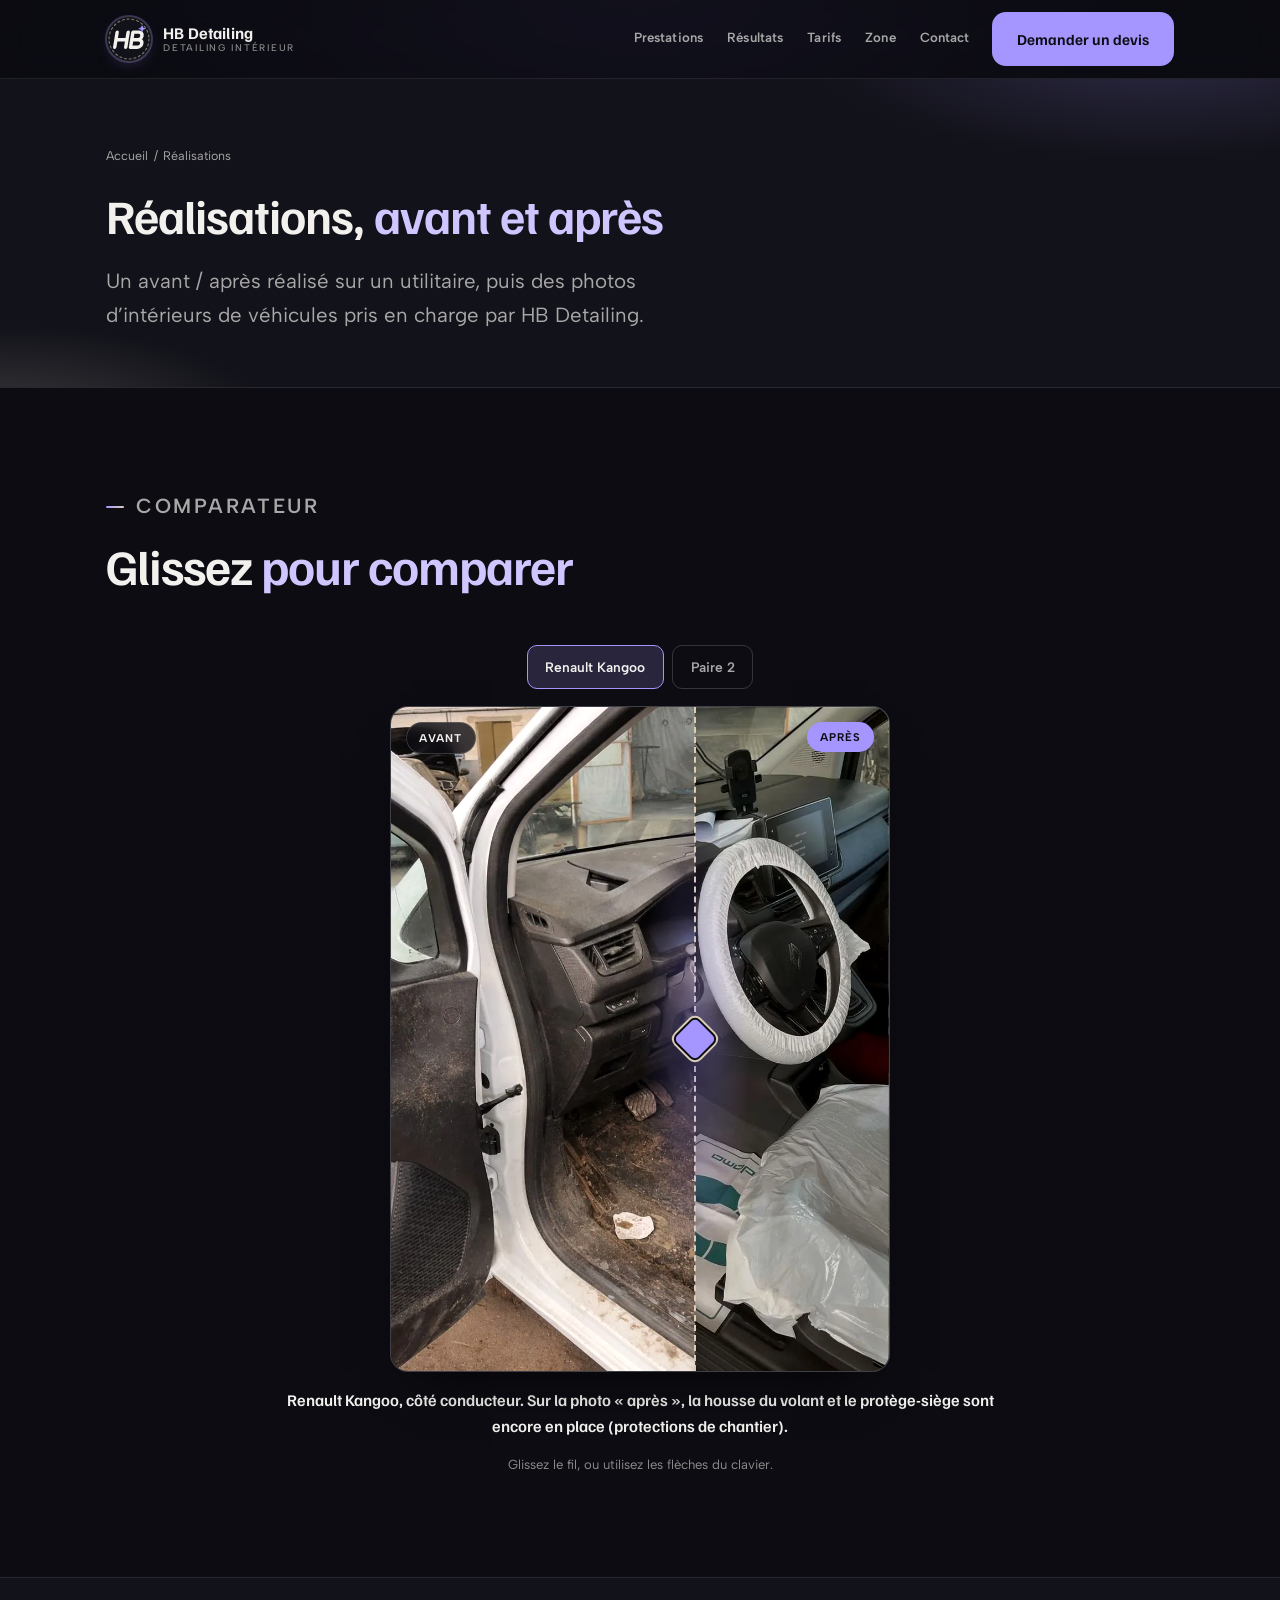
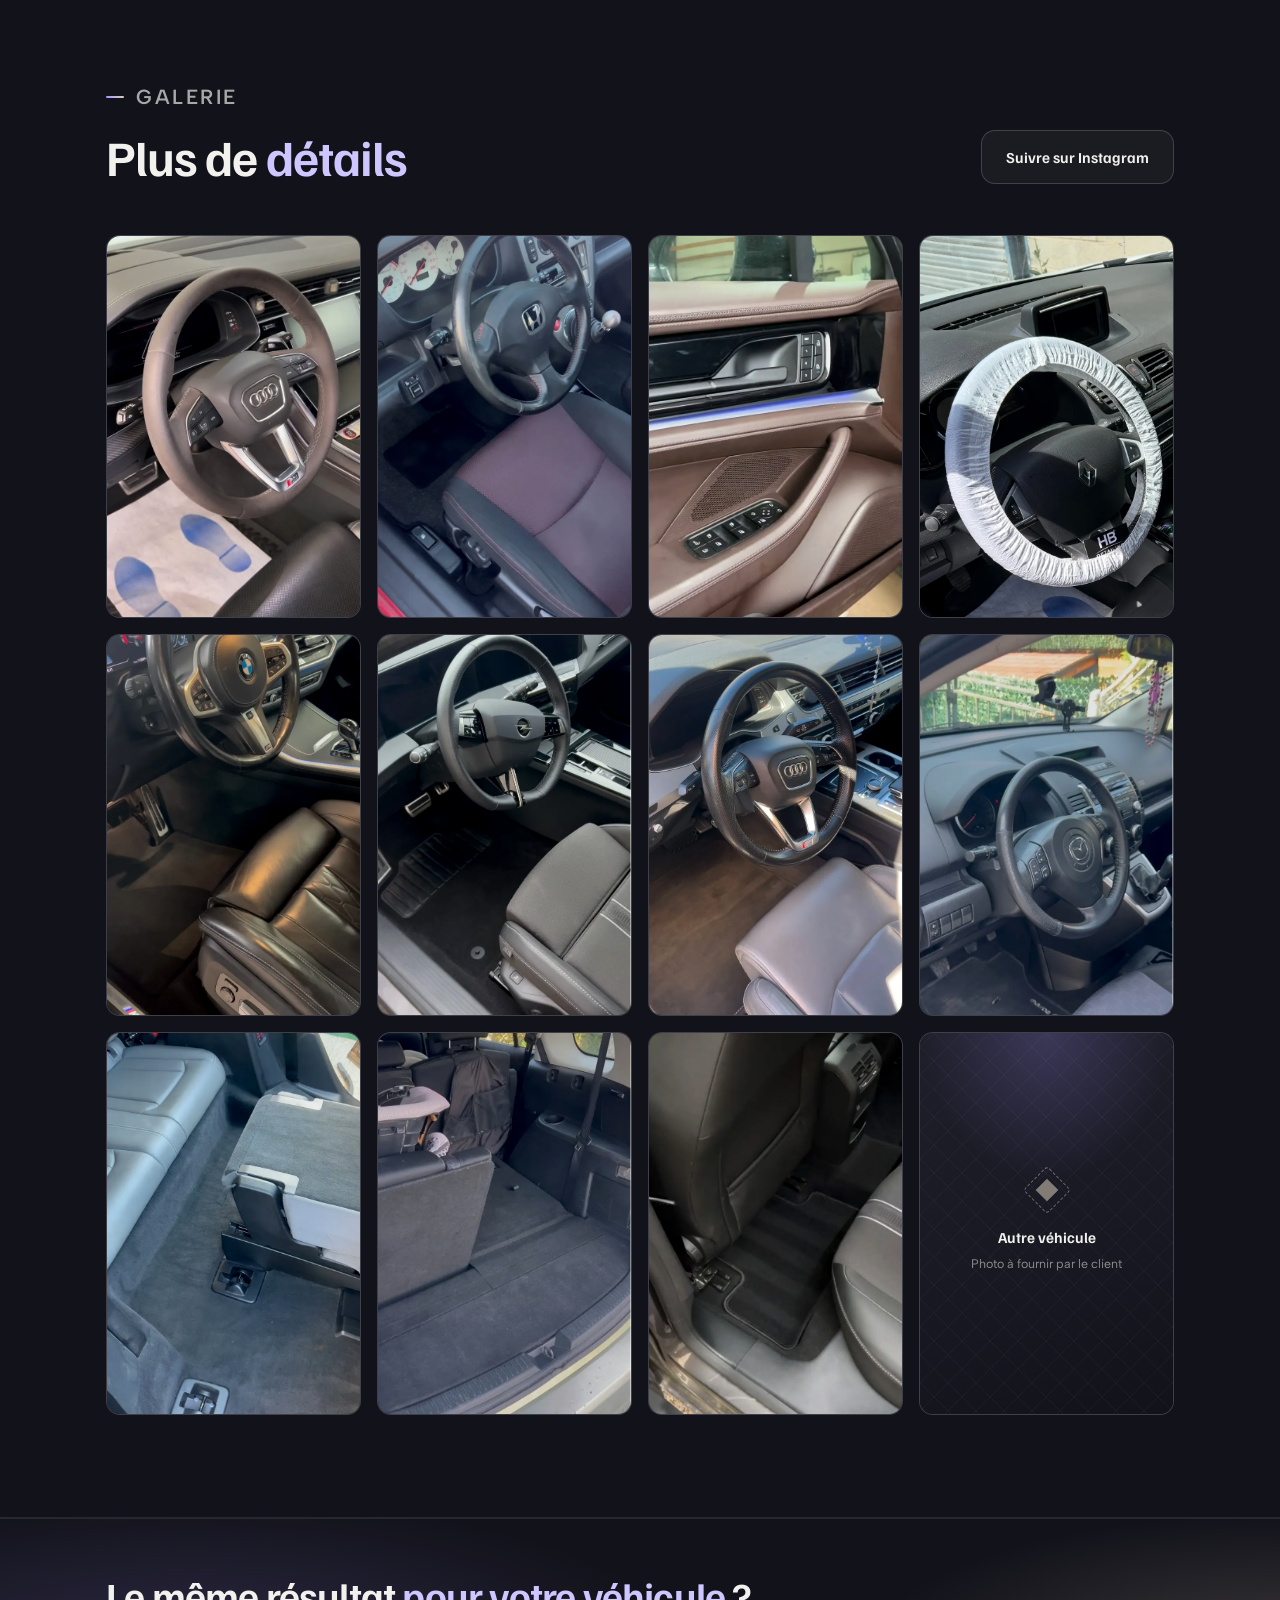
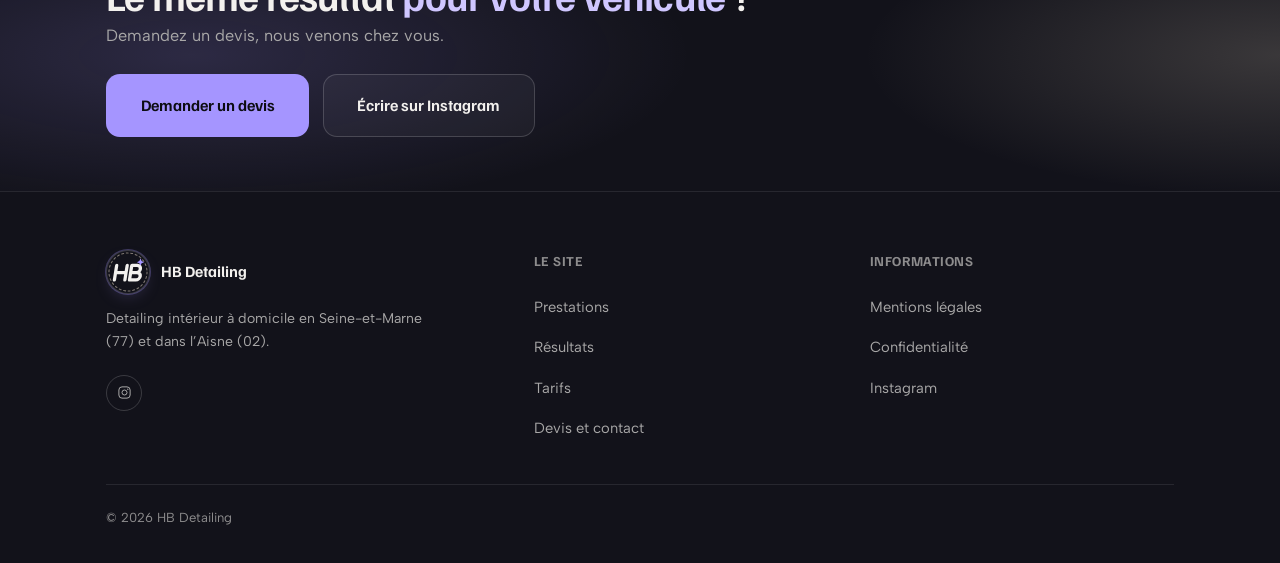
<file: realisations.html>
<!doctype html>
<html lang="fr">
<head>
<meta charset="utf-8" />
<meta name="viewport" content="width=device-width, initial-scale=1" />
<title>Réalisations avant / après — HB Detailing</title>
<meta name="description" content="Avant / après de nettoyages intérieurs de véhicules par HB Detailing : sièges, moquettes, plastiques. Glissez le fil de couture pour comparer." />
<meta name="theme-color" content="#0c0c12" />
<meta name="robots" content="noindex" />
<link rel="icon" href="assets/favicon.svg" />

<meta property="og:title" content="Réalisations avant / après — HB Detailing" />
<meta property="og:description" content="Avant / après de nettoyages intérieurs de véhicules par HB Detailing : sièges, moquettes, plastiques. Glissez le fil de couture pour comparer." />
<meta property="og:type" content="website" />
<meta property="og:locale" content="fr_FR" />
<meta property="og:image" content="assets/img/og.png" />
<meta name="twitter:card" content="summary_large_image" />

<link rel="preconnect" href="https://fonts.googleapis.com" />
<link rel="preconnect" href="https://fonts.gstatic.com" crossorigin />
<link rel="stylesheet" href="https://fonts.googleapis.com/css2?family=Familjen+Grotesk:wght@600..700&family=Albert+Sans:wght@400;500;600;700&display=swap" />
<link rel="stylesheet" href="assets/style.css?v=d2ba8d74" />
</head>
<body>
<div class="splash" data-splash aria-hidden="true">
  <div class="splash__glow"></div>
  
  <span class="splash__mark"><img src="assets/img/logo-mark.svg" alt="" width="240" height="85" /></span>
  <p class="splash__tagline">Le détail qui change tout</p>
  <div class="splash__bar"></div>
</div>
<script>(function(){var s=document.querySelector('[data-splash]');if(!s)return;try{if(sessionStorage.getItem('splash-seen')){s.remove();return;}sessionStorage.setItem('splash-seen','1');}catch(e){}function hide(){s.classList.add('is-hidden');setTimeout(function(){s.remove();},600);}if(document.readyState==='complete'){setTimeout(hide,1500);}else{addEventListener('load',function(){setTimeout(hide,1500);});}setTimeout(hide,2800);})();</script>
<a class="skip" href="#contenu">Aller au contenu</a>
<header class="bar" data-header>
  <div class="wrap bar__in">
    <a class="bar__brand" href="index.html" aria-label="HB Detailing — accueil">
      <span class="bar__badge"><img src="assets/img/logo-mark.svg" alt="" width="120" height="120" /></span>
      <span class="bar__brand-word"><b>HB Detailing</b><small>Detailing intérieur</small></span>
    </a>
    <nav class="bar__nav" id="nav" data-nav aria-label="Navigation principale">
      <a href="prestations.html">Prestations</a>
      <a href="realisations.html">Résultats</a>
      <a href="index.html#tarifs">Tarifs</a>
      <a href="index.html#zone">Zone</a>
      <a href="contact.html">Contact</a>
    </nav>
    
    <a class="btn bar__cta" href="contact.html#devis">Demander un devis</a>
    <button class="bar__burger" data-burger aria-label="Ouvrir le menu" aria-expanded="false" aria-controls="nav"><span></span></button>
  </div>
</header>
<main id="contenu" tabindex="-1">
<div class="phero">
  <div class="wrap phero__in">
    <nav class="crumb" aria-label="Fil d’Ariane"><a href="index.html">Accueil</a><span aria-hidden="true">/</span> <span aria-current="page">Réalisations</span></nav>
    <h1>Réalisations, <em>avant et après</em></h1>
    <p class="phero__lead">Un avant / après réalisé sur un utilitaire, puis des photos d’intérieurs de véhicules pris en charge par HB Detailing.</p>
  </div>
</div>
<section id="resultats">
  <div class="wrap">
    <div class="head reveal">
      <p class="label">Comparateur</p>
      <h2>Glissez <em>pour comparer</em></h2>
      
    </div>
    <div class="coutu reveal" data-couture>
      <div class="coutu__tabs" role="tablist" aria-label="Choisir une paire avant / après"><button class="coutu__tab is-active" type="button" role="tab" id="resultats-t0" aria-selected="true" aria-controls="resultats-p0">Renault Kangoo</button><button class="coutu__tab" type="button" role="tab" id="resultats-t1" aria-selected="false" aria-controls="resultats-p1" tabindex="-1">Paire 2</button></div>
      
    <div class="coutu__panel" role="tabpanel" id="resultats-p0" aria-labelledby="resultats-t0" data-couture-panel>
      <div class="coutu__stage" data-couture-stage role="slider" tabindex="0" aria-orientation="horizontal" aria-valuemin="0" aria-valuemax="100" aria-valuenow="50"
        aria-label="Comparer avant et après : Renault Kangoo, côté conducteur. Sur la photo « après », la housse du volant et le protège-siège sont encore en place (protections de chantier)." style="--pos:50%;--ratio:3 / 4">
        <img class="coutu__img" src="assets/img/photos/web/kangoo-avant.webp" alt="Habitacle d’un Renault Kangoo avant nettoyage : plancher couvert de boue et de débris, plastiques poussiéreux" loading="lazy" draggable="false" />
        <div class="coutu__after"><img class="coutu__img" src="assets/img/photos/web/kangoo-apres.webp" alt="Le même habitacle de Renault Kangoo après nettoyage : plancher et plastiques propres, housse jetable encore sur le volant et protège-siège en plastique en place" loading="lazy" draggable="false" /></div>
        <span class="coutu__tag coutu__tag--l" aria-hidden="true">Avant</span><span class="coutu__tag coutu__tag--r" aria-hidden="true">Après</span>
        <span class="coutu__thread" aria-hidden="true"><i class="coutu__glow"></i><i class="coutu__knob"></i></span>
      </div>
      <p class="coutu__cap">Renault Kangoo, côté conducteur. Sur la photo « après », la housse du volant et le protège-siège sont encore en place (protections de chantier).</p>
    </div>
    <div class="coutu__panel" role="tabpanel" id="resultats-p1" aria-labelledby="resultats-t1" hidden data-couture-panel>
      <div class="coutu__stage" data-couture-stage role="slider" tabindex="0" aria-orientation="horizontal" aria-valuemin="0" aria-valuemax="100" aria-valuenow="50"
        aria-label="Comparer avant et après" style="--pos:50%;--ratio:3 / 4">
        <div class="coutu__img ph" data-placeholder><b>Photo « avant »</b><small>Paire à fournir par le client, même cadrage</small></div>
        <div class="coutu__after"><div class="coutu__img ph" data-placeholder><b>Photo « après »</b><small>Paire à fournir par le client, même cadrage</small></div></div>
        <span class="coutu__tag coutu__tag--l" aria-hidden="true">Avant</span><span class="coutu__tag coutu__tag--r" aria-hidden="true">Après</span>
        <span class="coutu__thread" aria-hidden="true"><i class="coutu__glow"></i><i class="coutu__knob"></i></span>
      </div>
      
    </div>
      <div class="coutu__foot">
        <p class="coutu__hint">Glissez le fil, ou utilisez les flèches du clavier.</p>
        
      </div>
    </div>
  </div>
</section>
<section id="galerie" class="sec--alt">
  <div class="wrap">
    <div class="head head--between reveal">
      <div class="gal__head">
        <p class="label">Galerie</p>
        <h2>Plus de <em>détails</em></h2>
        
      </div>
      <a class="btn btn--ghost" href="https://www.instagram.com/hb_detailling/" target="_blank" rel="noopener">Suivre sur Instagram</a>
    </div>
    <ul class="gal">
      <li class="gal__item reveal"><img src="assets/img/photos/web/audi-rsq8-protections.webp" alt="Poste de conduite d’un Audi avec volant RS, protège-tapis jetable posé au sol côté conducteur" loading="lazy" width="800" height="600" /></li>
      <li class="gal__item reveal"><img src="assets/img/photos/web/honda-civic-sieges.webp" alt="Honda Civic : volant, siège sport en tissu bordeaux et moquette" loading="lazy" width="800" height="600" /></li>
      <li class="gal__item reveal"><img src="assets/img/photos/web/porsche-panamera-contre-porte.webp" alt="Contre-porte en cuir marron avec commandes de vitres et filet lumineux d’éclairage d’ambiance" loading="lazy" width="800" height="600" /></li>
      <li class="gal__item reveal"><img src="assets/img/photos/web/megane-protections.webp" alt="Poste de conduite d’une Renault Mégane avec housse jetable sur le volant et protège-tapis au sol" loading="lazy" width="800" height="600" /></li>
      <li class="gal__item reveal"><img src="assets/img/photos/web/bmw-cuir-noir.webp" alt="BMW : volant, console centrale et siège en cuir noir" loading="lazy" width="800" height="600" /></li>
      <li class="gal__item reveal"><img src="assets/img/photos/web/opel-astra-poste-conduite.webp" alt="Opel Astra : poste de conduite, tapis en caoutchouc et siège en tissu" loading="lazy" width="800" height="600" /></li>
      <li class="gal__item reveal"><img src="assets/img/photos/web/audi-q7-volant.webp" alt="Audi : volant, tableau de bord et siège en cuir clair vus depuis la portière" loading="lazy" width="800" height="600" /></li>
      <li class="gal__item reveal"><img src="assets/img/photos/web/mazda5-tableau-de-bord.webp" alt="Mazda 5 : tableau de bord, volant et tapis de sol" loading="lazy" width="800" height="600" /></li>
      <li class="gal__item reveal"><img src="assets/img/photos/web/banquette-arriere-cuir.webp" alt="Banquette arrière en cuir gris clair et moquette de plancher" loading="lazy" width="800" height="600" /></li>
      <li class="gal__item reveal"><img src="assets/img/photos/web/mazda5-coffre.webp" alt="Coffre et troisième rangée d’un Mazda 5, moquette noire" loading="lazy" width="800" height="600" /></li>
      <li class="gal__item reveal"><img src="assets/img/photos/web/opel-astra-moquette-arriere.webp" alt="Opel Astra : moquette et tapis de sol côté passagers arrière" loading="lazy" width="800" height="600" /></li>
      <li class="gal__item reveal"><div class="ph" data-placeholder><span class="ph__ico" aria-hidden="true"></span><b>Autre véhicule</b><small>Photo à fournir par le client</small></div></li>
    </ul>
  </div>
</section>
<section class="cta-band">
  <div class="wrap cta-band__in">
    <div>
      <h2>Le même résultat <em>pour votre véhicule</em> ?</h2>
      <p>Demandez un devis, nous venons chez vous.</p>
    </div>
    <div class="cta-band__actions"><a class="btn btn--lg" href="contact.html#devis">Demander un devis</a><a class="btn btn--ghost btn--lg" href="https://ig.me/m/hb_detailling" target="_blank" rel="noopener">Écrire sur Instagram</a></div>
  </div>
</section>
</main>
<footer>
  <div class="wrap foot">
    <div class="foot__top" style="--cols:2">
      <div class="foot__brand">
        <div class="foot__brand-mark">
          <span class="bar__badge"><img src="assets/img/logo-mark.svg" alt="" width="60" height="60" /></span>
          <b>HB Detailing</b>
        </div>
        <p>Detailing intérieur à domicile en Seine-et-Marne (77) et dans l’Aisne (02).</p>
        <div class="foot__social" aria-label="Réseaux sociaux"><a href="https://www.instagram.com/hb_detailling/" target="_blank" rel="noopener" aria-label="instagram"><svg viewBox="0 0 24 24" aria-hidden="true" ><rect x="3" y="3" width="18" height="18" rx="5" fill="none" stroke="currentColor" stroke-width="1.6"/><circle cx="12" cy="12" r="4" fill="none" stroke="currentColor" stroke-width="1.6"/><circle cx="17.3" cy="6.7" r="1.1" fill="currentColor"/></svg></a></div>
      </div>
      <div class="foot__col">
        <h4>Le site</h4>
        <ul><li><a href="prestations.html">Prestations</a></li><li><a href="realisations.html">Résultats</a></li><li><a href="index.html#tarifs">Tarifs</a></li><li><a href="contact.html">Devis et contact</a></li></ul>
      </div>
      <div class="foot__col">
        <h4>Informations</h4>
        <ul><li><a href="mentions-legales.html">Mentions légales</a></li><li><a href="confidentialite.html">Confidentialité</a></li><li><a href="https://www.instagram.com/hb_detailling/">Instagram</a></li></ul>
      </div>
    </div>
    <div class="foot__bottom">
      <span>© 2026 HB Detailing</span>
      
    </div>
  </div>
</footer>
<nav class="mbar" data-actions aria-label="Actions rapides" style="--n:2">
  <a class="mbar__a is-main" href="contact.html#devis"><svg viewBox="0 0 24 24" aria-hidden="true" ><rect x="3" y="5" width="18" height="14" rx="2.5" fill="none" stroke="currentColor" stroke-width="1.7" stroke-linecap="round" stroke-linejoin="round"/><path d="m4 7 8 6 8-6" fill="none" stroke="currentColor" stroke-width="1.7" stroke-linecap="round" stroke-linejoin="round"/></svg><span>Devis</span></a>
  <a class="mbar__a" href="https://ig.me/m/hb_detailling" target="_blank" rel="noopener" aria-label="Écrire en message privé sur Instagram"><svg viewBox="0 0 24 24" aria-hidden="true" ><rect x="3" y="3" width="18" height="18" rx="5" fill="none" stroke="currentColor" stroke-width="1.6"/><circle cx="12" cy="12" r="4" fill="none" stroke="currentColor" stroke-width="1.6"/><circle cx="17.3" cy="6.7" r="1.1" fill="currentColor"/></svg><span>Instagram</span></a>
</nav>
<script src="assets/app.js?v=d2ba8d74" defer></script>
</body>
</html>
</file>
<file: assets/style.css>
/* HB Detailing — généré par studio-master (preset « habitacle », 16 sections). Modifier site.config.mjs puis relancer la génération. */

/* ── core/base ── */

/* ==========================================================================
   studio-master · core/base.css
   Reset + contrat de tokens + primitives partagées par TOUTES les sections.

   Ordre de chargement dans un site généré : base.css → preset (tokens.css) → sections.
   Les valeurs ci-dessous sont des défauts neutres (sombre, accent rouge) : un preset
   ne redéfinit que ce qui change. Voir library/contract.md.
   ========================================================================== */

:root {
  /* — surfaces — */
  --bg: #0b0b0d;
  --bg-1: #101013;          /* bandes alternées, header, footer */
  --panel: #16161a;         /* cartes */
  --panel-2: #1d1d22;       /* cartes au survol */
  --line: rgba(255, 255, 255, 0.09);
  --line-strong: rgba(255, 255, 255, 0.18);
  --hover: rgba(255, 255, 255, 0.04);

  /* — texte — */
  --ink: #f4f4f2;
  --ink-mid: rgba(244, 244, 242, 0.68);
  --ink-dim: rgba(244, 244, 242, 0.56);

  /* — accent A (principal) — */
  --accent: #e10600;
  --accent-2: #ff3b2e;      /* variante claire : liens, dégradés, texte d'accent sur fond sombre */
  --on-accent: #fff8f6;     /* texte posé sur --accent */
  --accent-soft: color-mix(in srgb, var(--accent) 18%, transparent);

  /* — accent B (secondaire, optionnel : par défaut = A) — */
  --accent-b: var(--accent);
  --accent-b-2: var(--accent-2);
  --on-accent-b: var(--on-accent);
  --accent-b-soft: color-mix(in srgb, var(--accent-b) 20%, transparent);

  /* — états — */
  --ok: #6ee7a0;
  --err: #ff8a75;
  --star: #f5c518;

  /* — typographie — */
  --ff-display: "Inter", system-ui, -apple-system, "Segoe UI", sans-serif;
  --ff-body: "Inter", system-ui, -apple-system, "Segoe UI", sans-serif;
  --ff-mono: ui-monospace, "SFMono-Regular", "JetBrains Mono", "Consolas", monospace;
  --h-weight: 700;
  --h-tracking: -0.01em;
  --h-transform: none;
  --h-lh: 1.1;
  --fs-label: 0.72rem;
  --fs-body: 1.02rem;
  --fs-lead: clamp(1.06rem, 1.6vw, 1.3rem);
  --fs-h3: clamp(1.18rem, 2vw, 1.5rem);
  --fs-h2: clamp(1.9rem, 4.4vw, 3.1rem);
  --fs-h1: clamp(2.5rem, 6.8vw, 5.4rem);

  /* — forme — */
  --radius-lg: 22px;
  --radius-md: 16px;
  --radius-sm: 10px;
  --radius-btn: 999px;
  --shadow: 0 24px 50px -20px rgba(0, 0, 0, 0.7);

  /* — boutons : de la pilule douce (kart) au rectangle capitales espacées (luxe, showroom) — */
  --btn-weight: 700;
  --btn-size: 0.94rem;
  --btn-tracking: 0.01em;
  --btn-transform: none;
  --btn-pad: 0.95rem 1.8rem;
  --btn-bg: linear-gradient(135deg, var(--accent), var(--accent-2));

  /* — photos : voile sombre + texte clair posé dessus, quel que soit le thème — */
  --veil: var(--bg);
  --on-veil: var(--ink);
  --on-veil-mid: var(--ink-mid);

  /* — décors optionnels — */
  --glow: color-mix(in srgb, var(--accent) 40%, transparent);   /* halo du mot d'accent du hero ; « transparent » en thème clair */
  --body-halo: none;
  --map-filter: grayscale(0.35) invert(0.92) contrast(0.9);

  /* — mise en page — */
  --maxw: 1280px;
  --pad: clamp(1.15rem, 4.5vw, 3.5rem);
  --slide-gap: 0.9rem;
  --header-h: 68px;

  /* — photos : étalonnage commun pour que des sources hétérogènes forment un ensemble — */
  --photo-grade: none;

  color-scheme: dark;
}

/* ---------- reset & typo ---------- */
* { box-sizing: border-box; }
.sr-only { position: absolute; width: 1px; height: 1px; padding: 0; margin: -1px; overflow: hidden; clip: rect(0, 0, 0, 0); white-space: nowrap; border: 0; }
html { scroll-behavior: smooth; -webkit-text-size-adjust: 100%; }
@media (prefers-reduced-motion: reduce) { html { scroll-behavior: auto; } }

body {
  margin: 0; background: var(--bg); color: var(--ink);
  font-family: var(--ff-body); font-size: var(--fs-body); line-height: 1.62;
  -webkit-font-smoothing: antialiased;
  background-image: var(--body-halo); background-repeat: no-repeat;
}
h1, h2, h3 {
  margin: 0; font-family: var(--ff-display); font-weight: var(--h-weight); line-height: var(--h-lh);
  letter-spacing: var(--h-tracking); text-transform: var(--h-transform); text-wrap: balance; color: var(--ink);
}
h4 { margin: 0; }
p { margin: 0; }
a { color: inherit; }
img, svg, video { display: block; max-width: 100%; }
ul { margin: 0; padding: 0; list-style: none; }
figure { margin: 0; }

.wrap { width: 100%; max-width: var(--maxw); margin-inline: auto; padding-inline: var(--pad); }

/* ---------- sections ---------- */
section { padding-block: clamp(3.4rem, 8vw, 6.4rem); }
.sec--alt { background: var(--bg-1); border-block: 1px solid var(--line); }
.sec--tight { padding-block: clamp(2.4rem, 5vw, 4rem); }
@media (max-width: 560px) { section { padding-block: clamp(2.2rem, 9vw, 4.4rem); } }

/* en-tête de section : eyebrow + h2 + chapeau */
.head { display: grid; gap: 0.85rem; max-width: 42rem; margin-bottom: clamp(2rem, 4.5vw, 3.2rem); }
.head h2 { font-size: var(--fs-h2); line-height: 1.14; }
.head p { color: var(--ink-mid); font-size: var(--fs-lead); max-width: 46ch; }
.head--center { margin-inline: auto; text-align: center; justify-items: center; }
.head--between { display: flex; flex-wrap: wrap; align-items: flex-end; justify-content: space-between; gap: 1.4rem; max-width: none; }
@media (max-width: 560px) { .head { margin-bottom: clamp(1.5rem, 4vw, 2.2rem); } }

/* eyebrow */
.label {
  display: inline-flex; align-items: center; gap: 0.6em;
  font-family: var(--ff-mono); font-size: var(--fs-label); font-weight: 600; letter-spacing: 0.12em; text-transform: uppercase;
  color: var(--accent-2);
}
.label::before { content: ""; width: 18px; height: 2px; background: linear-gradient(90deg, var(--accent), var(--accent-b)); border-radius: 2px; }
.label--b { color: var(--accent-b-2); }
.label--b::before { background: linear-gradient(90deg, var(--accent-b), var(--accent)); }

/* mot d'accent dans un titre : `*mot*` dans le contenu → <em> */
h1 em, h2 em, h3 em { font-style: normal; color: var(--accent-2); }

/* ---------- boutons ---------- */
.btn {
  display: inline-flex; align-items: center; justify-content: center; gap: 0.6em;
  font-family: var(--ff-display); font-weight: var(--btn-weight); font-size: var(--btn-size); letter-spacing: var(--btn-tracking); text-transform: var(--btn-transform);
  text-decoration: none; padding: var(--btn-pad); border-radius: var(--radius-btn);
  background: var(--btn-bg); color: var(--on-accent); border: 1px solid transparent;
  transition: transform 0.18s ease, box-shadow 0.18s ease, filter 0.18s ease;
  cursor: pointer;
}
.btn:hover { transform: translateY(-2px); box-shadow: 0 16px 34px -14px color-mix(in srgb, var(--accent) 60%, transparent); filter: brightness(1.06); }
.btn--ghost { background: var(--hover); color: var(--ink); border-color: var(--line-strong); }
.btn--ghost:hover { background: var(--panel-2); border-color: var(--ink-dim); box-shadow: none; filter: none; }
.btn--b { background: linear-gradient(135deg, var(--accent-b), var(--accent-b-2)); color: var(--on-accent-b); }
.btn--b:hover { box-shadow: 0 16px 34px -14px color-mix(in srgb, var(--accent-b) 60%, transparent); }
.btn--lg { padding: 1.1rem 2.1rem; font-size: 1rem; }
.btn--block { width: 100%; }
.btn svg { width: 1.05em; height: 1.05em; flex: 0 0 auto; }

a:focus-visible, .btn:focus-visible, button:focus-visible, summary:focus-visible,
input:focus-visible, textarea:focus-visible, select:focus-visible { outline: 2px solid var(--accent-b-2); outline-offset: 3px; }

/* champs de formulaire — partagés par contact/form et booking/half-day */
.cform__row { display: grid; grid-template-columns: 1fr 1fr; gap: 1rem; }
.field { display: grid; gap: 0.5rem; font-size: 0.86rem; font-weight: 600; color: var(--ink-mid); }
.field input, .field select, .field textarea {
  font-family: var(--ff-body); font-size: 0.98rem; color: var(--ink); background: var(--bg-1);
  border: 1px solid var(--line-strong); border-radius: var(--radius-sm); padding: 0.85rem 1rem; transition: border-color 0.2s ease, box-shadow 0.2s ease;
}
.field input:focus, .field select:focus, .field textarea:focus { border-color: var(--accent-2); box-shadow: 0 0 0 3px var(--accent-soft); outline: none; }
.field textarea { resize: vertical; min-height: 120px; }
@media (max-width: 520px) { .cform__row { grid-template-columns: 1fr; } }

/* étoiles de note (jamais affichées sans note vérifiée à côté) — partagées par hero, avis, infos */
.stars { display: inline-flex; gap: 0.08em; color: var(--star); flex: 0 0 auto; }
.stars svg { width: 13px; height: 13px; }

/* ---------- carte générique ---------- */
.card { background: var(--panel); border: 1px solid var(--line); border-radius: var(--radius-lg); padding: clamp(1.6rem, 3vw, 2.2rem); }

/* ---------- reveal : le contenu reste visible sans JS, le JS ajoute juste une montée douce ---------- */
.reveal-on .reveal { transform: translateY(16px); opacity: 0.001; transition: transform 0.6s cubic-bezier(0.2, 0.7, 0.2, 1), opacity 0.6s ease; will-change: transform, opacity; }
.reveal-on .reveal.in { transform: none; opacity: 1; will-change: auto; }
@media (prefers-reduced-motion: reduce) { .reveal-on .reveal { transform: none !important; opacity: 1 !important; transition: none; } }

/* ---------- slider mobile : UNE seule implémentation (remplace les 6 copies de kart-racer) ----------
   Ajouter data-slider sur le conteneur de cartes. Au-dessus de 560px le conteneur garde sa mise en page
   de section ; en dessous il devient un rail scroll-snap. Points générés par JS si data-dots. */
.slider-dots { display: none; justify-content: center; gap: 0.4rem; margin-top: 1rem; }
.slider-dots span { width: 6px; height: 6px; border-radius: 50%; background: var(--line-strong); transition: background 0.2s, box-shadow 0.2s; }
.slider-dots span.is-active { background: var(--accent-2); box-shadow: 0 0 8px color-mix(in srgb, var(--accent) 80%, transparent); }
/* `html [data-slider]` (spécificité 0,1,1) et non `[data-slider]` seul (0,1,0) : les sections déclarent leur propre
   `display: grid` sur une classe (0,1,0) chargée APRÈS le socle, qui l'emporterait sinon. */
@media (max-width: 560px) {
  html [data-slider] {
    display: flex; overflow-x: auto; scroll-snap-type: x mandatory; gap: var(--slide-gap);
    margin-inline: calc(var(--pad) * -1); padding-inline: var(--pad); scrollbar-width: none;
  }
  html [data-slider]::-webkit-scrollbar { display: none; }
  html [data-slider] > * { flex: 0 0 calc(100% - var(--slide-gap)); scroll-snap-align: center; grid-column: auto !important; grid-row: auto !important; }
  .slider-dots { display: flex; }
}

/* ---------- écran de démarrage (site.config: splash.logo) ---------- */
.splash { position: fixed; inset: 0; z-index: 999; overflow: hidden; display: grid; place-items: center; gap: 1.4rem; background: var(--bg); transition: opacity 0.5s ease, visibility 0.5s ease; }
.splash img { width: min(300px, 62vw); height: auto; opacity: 0; animation: splashIn 0.85s cubic-bezier(0.22, 1.4, 0.36, 1) forwards; }
.splash__bar { position: relative; width: min(160px, 40vw); height: 3px; border-radius: 999px; background: color-mix(in srgb, var(--ink) 14%, transparent); overflow: hidden; }
.splash__bar::after { content: ""; display: block; width: 40%; height: 100%; border-radius: inherit; background: linear-gradient(90deg, var(--accent), var(--accent-b, var(--accent-2))); animation: splashBar 1.1s ease-in-out infinite; }
.splash.is-hidden { opacity: 0; visibility: hidden; pointer-events: none; }
.splash__glow {
  position: absolute; inset: -10%; z-index: 0; pointer-events: none;
  background: radial-gradient(38% 38% at 50% 44%, color-mix(in srgb, var(--accent) 35%, transparent), transparent 70%),
              radial-gradient(30% 30% at 66% 62%, color-mix(in srgb, var(--accent-b, var(--accent)) 26%, transparent), transparent 72%);
  animation: splashGlow 2.6s ease-in-out infinite;
}
.splash__mark, .splash__bar { position: relative; z-index: 1; }
@keyframes splashIn { 0% { opacity: 0; transform: scale(0.72); } 70% { opacity: 1; transform: scale(1.045); } 100% { opacity: 1; transform: scale(1); } }
@keyframes splashGlow { 0%, 100% { opacity: 0.65; transform: scale(1); } 50% { opacity: 1; transform: scale(1.12); } }
@keyframes splashBar { 0% { transform: translateX(-120%); } 100% { transform: translateX(360%); } }
@media (prefers-reduced-motion: reduce) { .splash img { animation: none; opacity: 1; } .splash__bar::after, .splash__glow { animation: none; } }

/* petites bulles ascendantes derrière la marque (thème savon/eau, désactivable en ignorant .splash__bubbles) */
.splash__bubbles { position: absolute; inset: 0; z-index: 0; overflow: hidden; pointer-events: none; }
.splash__bubbles span {
  position: absolute; bottom: -12%; border-radius: 50%;
  background: radial-gradient(circle at 30% 26%, color-mix(in srgb, var(--ink) 60%, transparent), color-mix(in srgb, var(--accent-2) 45%, transparent) 55%, transparent 78%);
  opacity: 0; animation: bubbleRise ease-in infinite;
}
.splash__bubbles span:nth-child(1) { left: 10%; width: 16px; height: 16px; animation-duration: 4.2s; animation-delay: 0s; }
.splash__bubbles span:nth-child(2) { left: 24%; width: 9px; height: 9px; animation-duration: 3.5s; animation-delay: 0.55s; }
.splash__bubbles span:nth-child(3) { left: 40%; width: 24px; height: 24px; animation-duration: 5s; animation-delay: 1s; background-image: radial-gradient(circle at 30% 26%, color-mix(in srgb, var(--ink) 60%, transparent), color-mix(in srgb, var(--accent-b, var(--accent-2)) 45%, transparent) 55%, transparent 78%); }
.splash__bubbles span:nth-child(4) { left: 60%; width: 13px; height: 13px; animation-duration: 3.9s; animation-delay: 0.3s; }
.splash__bubbles span:nth-child(5) { left: 76%; width: 19px; height: 19px; animation-duration: 4.7s; animation-delay: 0.85s; background-image: radial-gradient(circle at 30% 26%, color-mix(in srgb, var(--ink) 60%, transparent), color-mix(in srgb, var(--accent-b, var(--accent-2)) 45%, transparent) 55%, transparent 78%); }
.splash__bubbles span:nth-child(6) { left: 90%; width: 11px; height: 11px; animation-duration: 3.7s; animation-delay: 1.3s; }
@keyframes bubbleRise { 0% { transform: translateY(0) scale(0.8); opacity: 0; } 14% { opacity: 0.85; } 82% { opacity: 0.45; } 100% { transform: translateY(-115vh) scale(1.1); opacity: 0; } }
@media (prefers-reduced-motion: reduce) { .splash__bubbles { display: none; } }

/* reflet animé optionnel sur une marque/logo : conteneur qui clippe un ::after (fonctionne pas sur <img> seul) */
.splash__mark { position: relative; display: inline-block; overflow: hidden; border-radius: var(--radius-md); line-height: 0; }
.splash__mark img {
  position: relative;
  filter:
    drop-shadow(0 0 14px color-mix(in srgb, var(--accent) 75%, transparent))
    drop-shadow(0 0 34px color-mix(in srgb, var(--accent-b, var(--accent)) 55%, transparent))
    drop-shadow(0 0 60px color-mix(in srgb, var(--accent) 30%, transparent));
  /* remplace ET reprend l'animation d'entrée de .splash img (une seule déclaration `animation` gagne, elles ne fusionnent pas) */
  animation: splashIn 0.85s cubic-bezier(0.22, 1.4, 0.36, 1) forwards, splashHalo 2.6s ease-in-out infinite;
}
@keyframes splashHalo { 0%, 100% { filter: drop-shadow(0 0 14px color-mix(in srgb, var(--accent) 75%, transparent)) drop-shadow(0 0 34px color-mix(in srgb, var(--accent-b, var(--accent)) 55%, transparent)) drop-shadow(0 0 60px color-mix(in srgb, var(--accent) 30%, transparent)); } 50% { filter: drop-shadow(0 0 22px color-mix(in srgb, var(--accent) 85%, transparent)) drop-shadow(0 0 48px color-mix(in srgb, var(--accent-b, var(--accent)) 65%, transparent)) drop-shadow(0 0 80px color-mix(in srgb, var(--accent) 38%, transparent)); } }
@media (prefers-reduced-motion: reduce) { .splash__mark img { animation: none; opacity: 1; } }
.splash__mark::after {
  content: ""; position: absolute; top: -70%; bottom: -70%; left: 0; width: 45%;
  background: linear-gradient(115deg, transparent, color-mix(in srgb, var(--accent-2) 85%, white) 45%, color-mix(in srgb, var(--accent-b, var(--accent-2)) 85%, white) 55%, transparent);
  mix-blend-mode: overlay; animation: shineSweep 2.6s ease-in-out infinite; animation-delay: 1s;
}
@keyframes shineSweep { 0%, 15% { transform: translateX(-160%) rotate(20deg); } 55%, 100% { transform: translateX(220%) rotate(20deg); } }
@media (prefers-reduced-motion: reduce) { .splash__mark::after { animation: none; display: none; } }

/* ── preset habitacle ── */

/* preset « habitacle » — créé pour hb-detailling (brief 03, piste A).
   Noir légèrement violacé, lueur lilas (éclairage d'ambiance), couture sellier sable.
   Contrastes WCAG calculés : ink/bg 17.3:1 · ink-mid/bg 8.2:1 · ink-dim/bg 5.8:1 · accent/bg 7.8:1 · on-accent/accent 7.8:1. */
:root {
  --bg: #0c0c12; --bg-1: #12121a; --panel: #181822; --panel-2: #1f1f2b;
  --line: rgba(255, 255, 255, 0.09); --line-strong: rgba(255, 255, 255, 0.17); --hover: rgba(255, 255, 255, 0.04);
  --ink: #f3f1ee; --ink-mid: #a9a8a8; --ink-dim: #8d8c8d;
  --accent: #a595ff; --accent-2: #cfc6ff; --on-accent: #0c0c12;
  --accent-b: #d9cdb8; --accent-b-2: #d9cdb8; --on-accent-b: #0c0c12;
  --ok: #7ee2b0; --err: #ff9a9a; --star: #d9cdb8;
  --ff-display: "Familjen Grotesk", "Segoe UI", system-ui, -apple-system, sans-serif;
  --ff-body: "Albert Sans", system-ui, -apple-system, "Segoe UI", sans-serif;
  --ff-mono: "Albert Sans", system-ui, -apple-system, "Segoe UI", sans-serif;
  --h-weight: 650; --h-tracking: -0.02em; --h-transform: none; --h-lh: 1.05;
  --radius-lg: 18px; --radius-md: 14px; --radius-sm: 10px; --radius-btn: 14px;
  --shadow: 0 24px 50px -24px rgba(0, 0, 0, 0.75), inset 0 1px 0 rgba(255, 255, 255, 0.06);
  --btn-weight: 650; --btn-size: 0.95rem; --btn-tracking: 0; --btn-pad: 0.85rem 1.5rem;
  --btn-bg: var(--accent);
  --glow: color-mix(in srgb, var(--accent) 35%, transparent);
  --body-halo: radial-gradient(60% 40% at 50% 0, rgba(165, 149, 255, 0.16), transparent 70%);
  --photo-grade: saturate(1.04) contrast(1.03);
  --maxw: 1180px;
  --stitch: color-mix(in srgb, var(--accent-b) 45%, transparent);
  --quilt-img: url("data:image/svg+xml,%3Csvg xmlns='http://www.w3.org/2000/svg' width='28' height='28' viewBox='0 0 28 28'%3E%3Cpath d='M14 0 28 14 14 28 0 14Z' fill='none' stroke='white' stroke-opacity='.04' stroke-width='1'/%3E%3C/svg%3E");
}

/* le halo ne couvre que le haut de page, quelle que soit la hauteur du document */
body { background-size: 100% 820px; }

/* — motif signature : couture sellier + matelassage — */
.stitch { border-top: 1.5px dashed var(--stitch); }
.stitched { position: relative; }
.stitched::after {
  content: ""; position: absolute; inset: 8px; border: 1.5px dashed var(--stitch); border-radius: calc(var(--radius-lg) - 6px);
  pointer-events: none; opacity: 0.8;
}
.quilt { background-image: var(--quilt-img); background-size: 28px 28px; }
/* boutons : aplat, survol = relèvement + lueur (pas de dégradé) */
.btn:hover { box-shadow: 0 14px 30px -14px var(--glow); filter: none; }



/* ── header/pill ── */
/* header/pill — source : kart-racer. Tokens uniquement, aucune couleur en dur. */
header.bar {
  position: sticky; top: 0; z-index: 50;
  background: color-mix(in srgb, var(--bg) 74%, transparent);
  backdrop-filter: blur(14px) saturate(1.3); -webkit-backdrop-filter: blur(14px) saturate(1.3);
  border-bottom: 1px solid var(--line);
  transition: background 0.5s cubic-bezier(0.22, 0.61, 0.36, 1), border-color 0.5s cubic-bezier(0.22, 0.61, 0.36, 1);
}
.bar__in { display: flex; align-items: center; gap: 1.4rem; padding-block: 0.75rem; transition: all 0.5s cubic-bezier(0.22, 0.61, 0.36, 1); }
header.bar.is-float { background: transparent; border-bottom-color: transparent; padding-top: 0.6rem; }
header.bar.is-float .bar__in {
  max-width: min(66rem, calc(100% - 1.6rem)); margin-inline: auto;
  background: color-mix(in srgb, var(--panel) 92%, transparent); border: 1px solid var(--line-strong); border-radius: 999px;
  box-shadow: var(--shadow), inset 0 1px 0 var(--hover);
  gap: 1.1rem; padding: 0.42rem 0.55rem 0.42rem 1.15rem;
}
/* on garde le nom de la marque lisible une fois en pilule ; seul le sous-titre disparaît pour gagner de la largeur */
header.bar.is-float .bar__brand-word small, header.bar.is-float .bar__tel { display: none; }
header.bar.is-float .bar__brand-word b { font-size: 0.88rem; }
header.bar.is-float .bar__nav { gap: 1.05rem; }
header.bar.is-float .bar__nav a { font-size: 0.78rem; }
header.bar.is-float .bar__cta { padding-block: 0.62rem; padding-inline: 1.2rem; }

.bar__brand { display: flex; align-items: center; gap: 0.7rem; text-decoration: none; margin-right: auto; }
.bar__badge {
  flex: 0 0 auto; width: 42px; height: 42px; border-radius: 11px; display: flex; align-items: center; justify-content: center;
  background: linear-gradient(160deg, var(--panel-2), var(--bg)); border: 1px solid var(--line-strong);
  box-shadow: 0 0 0 1px color-mix(in srgb, var(--accent) 25%, transparent), 0 6px 18px -8px color-mix(in srgb, var(--accent) 40%, transparent);
  transition: transform 0.4s cubic-bezier(0.22, 0.61, 0.36, 1);
}
header.bar.is-float .bar__badge { transform: scale(0.86); }
.bar__badge img { width: 26px; height: 26px; object-fit: contain; }
.bar__mono { font-family: var(--ff-display); font-weight: 800; font-size: 1.1rem; color: var(--accent-2); line-height: 1; }
.bar__brand-word { display: grid; gap: 0.05rem; line-height: 1.1; }
.bar__brand-word b { font-family: var(--ff-display); font-weight: 700; font-size: 1.02rem; letter-spacing: 0.01em; color: var(--ink); }
.bar__brand-word small { font-family: var(--ff-mono); font-size: 0.6rem; font-weight: 500; letter-spacing: 0.1em; text-transform: uppercase; color: var(--ink-dim); }

.bar__nav { display: flex; gap: 1.5rem; transition: gap 0.5s cubic-bezier(0.22, 0.61, 0.36, 1); }
.bar__nav a { font-size: 0.83rem; font-weight: 600; letter-spacing: 0.01em; text-decoration: none; color: var(--ink-mid); padding-block: 0.3rem; border-bottom: 2px solid transparent; transition: color 0.18s, border-color 0.18s, font-size 0.5s; }
.bar__nav a:hover, .bar__nav a.is-active, .bar__nav a[aria-current="page"] { color: var(--ink); border-color: var(--accent); }

.bar__tel { font-family: var(--ff-display); font-weight: 700; font-size: 1rem; text-decoration: none; color: var(--ink); white-space: nowrap; display: inline-flex; align-items: center; gap: 0.45em; }
.bar__tel svg { width: 15px; height: 15px; color: var(--accent-2); }
.bar__cta { white-space: nowrap; }

.bar__burger { display: none; width: 42px; height: 42px; border: 1px solid var(--line-strong); background: var(--hover); border-radius: 999px; cursor: pointer; align-items: center; justify-content: center; }
.bar__burger span, .bar__burger span::before, .bar__burger span::after { content: ""; display: block; width: 17px; height: 2px; background: var(--ink); position: relative; border-radius: 2px; transition: transform 0.28s cubic-bezier(0.22, 0.61, 0.36, 1), top 0.28s cubic-bezier(0.22, 0.61, 0.36, 1), opacity 0.2s ease, background 0.2s ease; }
.bar__burger span::before { position: absolute; top: -6px; }
.bar__burger span::after { position: absolute; top: 6px; }
/* burger → croix, en CSS pur : clé sur la classe que le JS pose sur le <nav> frère */
.bar__nav.is-open ~ .bar__burger span { background: transparent; }
.bar__nav.is-open ~ .bar__burger span::before { top: 0; transform: rotate(45deg); }
.bar__nav.is-open ~ .bar__burger span::after { top: 0; transform: rotate(-45deg); }

@media (max-width: 1050px) {
  .bar__cta { display: none; }
  .bar__burger { display: inline-flex; }
  .bar__nav {
    flex-direction: column; gap: 0; position: absolute; left: 0; right: 0; top: 100%;
    background: var(--bg-1); border-bottom: 1px solid var(--line); padding: 0.4rem var(--pad) 1rem;
    opacity: 0; visibility: hidden; transform: translateY(-8px);
    transition: opacity 0.22s ease, transform 0.26s cubic-bezier(0.22, 0.61, 0.36, 1), visibility 0.22s;
  }
  .bar__nav.is-open { opacity: 1; visibility: visible; transform: none; }
  .bar__nav a { padding-block: 0.85rem; border-bottom: 1px solid var(--line); }
  header.bar.is-float .bar__nav { position: fixed; left: 0.8rem; right: 0.8rem; top: 3.9rem; border: 1px solid var(--line-strong); border-radius: 18px; padding-inline: 1.1rem; box-shadow: var(--shadow); }
}
@media (max-width: 600px) { .bar__tel { display: none; } }
@media (prefers-reduced-motion: reduce) { .bar__nav, .bar__burger span, .bar__burger span::before, .bar__burger span::after { transition: none; } }

/* ── habitacle/hero ── */
/* habitacle/hero — créé pour hb-detailling. Tokens uniquement ; .quilt / .stitched viennent du preset « habitacle ». */
.hbh { position: relative; overflow: hidden; padding-block: 0; border-bottom: 1px solid var(--line); }
/* filet d'ambiance : 2 px d'accent + flou, qui s'allume à l'arrivée */
.hbh__line { position: absolute; left: 0; right: 0; top: 0; height: 2px; background: linear-gradient(90deg, transparent, var(--accent) 20%, var(--accent-2) 50%, var(--accent) 80%, transparent); box-shadow: 0 0 22px 2px var(--glow); opacity: 0; animation: hbhOn 0.9s ease 0.15s forwards; }
.hbh__line::after { content: ""; position: absolute; top: -1px; height: 4px; width: 28%; left: -30%; background: linear-gradient(90deg, transparent, var(--accent-2), transparent); filter: blur(3px); animation: hbhSweep 6s ease-in-out 1.1s infinite; }
@keyframes hbhOn { to { opacity: 1; } }
@keyframes hbhSweep { 0% { left: -30%; } 55%, 100% { left: 102%; } }
@media (prefers-reduced-motion: reduce) { .hbh__line { animation: none; opacity: 1; } .hbh__line::after { animation: none; display: none; } }

.hbh__row { position: relative; display: grid; grid-template-columns: minmax(0, 1.05fr) minmax(0, 0.8fr); gap: clamp(2rem, 5vw, 4.5rem); align-items: center; padding-block: clamp(2.4rem, 6vw, 4.6rem) clamp(2rem, 4vw, 3rem); }
.hbh__in { display: grid; gap: 1.35rem; align-content: center; }
.hbh h1 { font-size: var(--fs-h1); line-height: 1.02; }
.hbh h1 em { color: var(--accent-2); text-shadow: 0 0 28px var(--glow); }
.hbh__sub { color: var(--ink-mid); font-size: var(--fs-lead); max-width: 40ch; }
.hbh__actions { display: flex; flex-wrap: wrap; gap: 0.8rem; margin-top: 0.2rem; }
.hbh__channels { font-size: 0.86rem; color: var(--ink-dim); padding-top: 0.9rem; border-top: 1.5px dashed var(--stitch, var(--line-strong)); max-width: 44ch; }

.hbh__fig { aspect-ratio: 4 / 5; border-radius: var(--radius-lg); overflow: hidden; background: var(--panel); border: 1px solid var(--line-strong); box-shadow: var(--shadow); max-height: 640px; width: 100%; justify-self: end; }
.hbh__fig img { width: 100%; height: 100%; object-fit: cover; filter: var(--photo-grade); }

.hbh__chips { position: relative; display: flex; flex-wrap: wrap; gap: 0.5rem 2rem; padding-block: 1.1rem 1.3rem; border-top: 1.5px dashed var(--stitch, var(--line-strong)); font-size: 0.84rem; color: var(--ink-mid); }
.hbh__chips li { display: inline-flex; align-items: center; gap: 0.6em; }
.hbh__chips li::before { content: ""; width: 7px; height: 7px; background: var(--accent-b); transform: rotate(45deg); }

/* placeholder photo (partagé par les sections habitacle) */
.ph { position: relative; width: 100%; height: 100%; min-height: 160px; display: grid; place-content: center; justify-items: center; gap: 0.5rem; text-align: center; padding: 1.2rem 1.6rem; color: var(--ink-mid);
  background: radial-gradient(70% 55% at 50% 0%, color-mix(in srgb, var(--accent) 22%, transparent), transparent 70%), linear-gradient(160deg, var(--panel-2), var(--panel) 60%, var(--bg-1)); }
.ph::before { content: ""; position: absolute; inset: 0; opacity: 0.9; background-image: var(--quilt-img, none); pointer-events: none; }
.ph b { position: relative; font-family: var(--ff-display); font-weight: 650; font-size: 1.02rem; color: var(--ink); max-width: 22ch; line-height: 1.25; }
.ph small { position: relative; font-size: 0.78rem; color: var(--ink-dim); }
.ph__ico { position: relative; width: 34px; height: 34px; border: 1.5px dashed var(--stitch, var(--line-strong)); transform: rotate(45deg); border-radius: 4px; margin-bottom: 0.7rem; }
.ph__ico::after { content: ""; position: absolute; inset: 8px; background: var(--accent-b); opacity: 0.55; }

@media (max-width: 860px) {
  .hbh__row { grid-template-columns: 1fr; }
  .hbh__fig { aspect-ratio: 4 / 4.2; max-height: 440px; justify-self: stretch; }
}
@media (max-width: 560px) {
  .hbh__actions .btn { flex: 1 1 100%; }
  .hbh__chips { gap: 0.4rem 1.4rem; }
}

/* ── stats/strip ── */
/* stats/strip — source : kart-racer. */
.stats { padding-block: clamp(1.8rem, 4vw, 2.6rem); background: var(--bg-1); border-block: 1px solid var(--line); }
.stats__grid { display: grid; grid-template-columns: repeat(var(--n, 4), 1fr); gap: 0; }
.stat { display: grid; gap: 0.3rem; padding: 0.4rem 1rem; text-align: center; border-right: 1px solid var(--line); }
.stat:last-child { border-right: none; }
.stat b { font-family: var(--ff-display); font-weight: 700; font-size: clamp(1.5rem, 3vw, 2.1rem); font-variant-numeric: tabular-nums; color: var(--ink); text-transform: var(--h-transform); }
.stat b .u { font-size: 0.55em; color: var(--accent-2); margin-left: 0.15em; font-weight: 600; }
/* enfant direct seulement : `.stat span` attrapait aussi le <span class="num"> du chiffre (bug hérité de kart-racer) */
.stat > span { font-size: 0.8rem; color: var(--ink-mid); }
@media (max-width: 860px) and (min-width: 561px) {
  .stats__grid { grid-template-columns: repeat(3, 1fr); gap: 0.6rem 0; }
  .stat:nth-child(3n) { border-right: none; }
  .stat:nth-child(n+4) { border-top: 1px solid var(--line); padding-top: 1rem; }
}
@media (max-width: 560px) { .stat { border: none; padding-top: 0.4rem; } }

/* ── habitacle/couture ── */
/* habitacle/couture — créé pour hb-detailling. Poignée = fil de couture pointillé + losange ; lueur déplacée avec la poignée. */
.coutu { max-width: 46rem; margin-inline: auto; }
.coutu__tabs { display: flex; flex-wrap: wrap; justify-content: center; gap: 0.5rem; margin-bottom: 1.1rem; }
.coutu__tab { font-family: var(--ff-body); padding: 0.55rem 1.1rem; min-height: 44px; border-radius: var(--radius-sm); border: 1px solid var(--line-strong); background: transparent; color: var(--ink-mid); font-size: 0.86rem; font-weight: 600; cursor: pointer; transition: 0.2s; }
.coutu__tab:hover, .coutu__tab.is-active { color: var(--ink); border-color: var(--accent); background: var(--accent-soft); }

.coutu__stage { position: relative; aspect-ratio: var(--ratio, 4 / 5); max-height: 74vh; margin-inline: auto; border-radius: var(--radius-lg); overflow: hidden; border: 1px solid var(--line-strong); box-shadow: var(--shadow); background: var(--panel); user-select: none; -webkit-user-select: none; touch-action: pan-y; cursor: ew-resize; outline-offset: 4px; }
.coutu__img { position: absolute; inset: 0; width: 100%; height: 100%; object-fit: cover; object-position: center 45%; pointer-events: none; filter: var(--photo-grade); }
.coutu__img.ph { min-height: 0; box-sizing: border-box; padding: 1rem 1.1rem; grid-template-columns: minmax(0, calc(50% - 2.4rem)); }
/* libellés des placeholders : chacun reste dans « sa » moitié (avant à gauche, après à droite), jamais sous le losange à 50 % */
.coutu__img.ph b { font-size: 0.92rem; max-width: none; }
.coutu__img.ph small { font-size: 0.74rem; }
.coutu__stage > .coutu__img.ph { justify-content: start; justify-items: start; text-align: left; }
.coutu__after > .coutu__img.ph { justify-content: end; justify-items: end; text-align: right; }
.coutu__after { position: absolute; inset: 0; clip-path: inset(0 0 0 var(--pos)); }
.coutu__after .coutu__img.ph { background: radial-gradient(70% 55% at 60% 20%, color-mix(in srgb, var(--accent) 38%, transparent), transparent 72%), linear-gradient(160deg, var(--panel-2), var(--bg-1)); }

.coutu__tag { position: absolute; top: 0.9rem; z-index: 3; font-size: 0.7rem; font-weight: 700; letter-spacing: 0.1em; text-transform: uppercase; padding: 0.38rem 0.8rem; border-radius: 999px; pointer-events: none; }
.coutu__tag--l { left: 0.9rem; background: color-mix(in srgb, var(--bg) 78%, transparent); color: var(--ink); border: 1px solid var(--line-strong); backdrop-filter: blur(6px); }
.coutu__tag--r { right: 0.9rem; background: var(--accent); color: var(--on-accent); }

/* le fil : trait pointillé sable, losange d'accent, lueur unique qui suit */
.coutu__thread { position: absolute; top: 0; bottom: 0; left: var(--pos); width: 0; z-index: 4; pointer-events: none; }
.coutu__thread::before { content: ""; position: absolute; top: 0; bottom: 0; left: -1px; border-left: 2px dashed var(--accent-b); filter: drop-shadow(0 0 5px rgba(0, 0, 0, 0.6)); }
.coutu__glow { position: absolute; top: 0; bottom: 0; left: -80px; width: 160px; background: radial-gradient(50% 50% at 50% 50%, color-mix(in srgb, var(--accent) 34%, transparent), transparent 70%); }
.coutu__knob { position: absolute; top: 50%; left: 0; width: 34px; height: 34px; margin: -17px 0 0 -17px; transform: rotate(45deg); border-radius: 7px; background: var(--accent); border: 2px solid var(--bg); box-shadow: 0 0 0 2px var(--accent-b), 0 8px 22px rgba(0, 0, 0, 0.55), 0 0 26px var(--glow); transition: transform 0.18s ease; }
.coutu__stage.is-drag .coutu__knob, .coutu__stage:focus-visible .coutu__knob { transform: rotate(45deg) scale(1.12); }
.coutu__stage:focus-visible { outline: 2px solid var(--accent-2); }

.coutu__cap { text-align: center; margin-top: 0.9rem; font-family: var(--ff-display); font-weight: 600; color: var(--ink); }
.coutu__foot { display: flex; flex-wrap: wrap; align-items: center; justify-content: center; gap: 0.8rem 1.4rem; margin-top: 0.9rem; }
.coutu__hint { font-size: 0.82rem; color: var(--ink-dim); }
@media (prefers-reduced-motion: reduce) { .coutu__knob { transition: none; } }
@media (max-width: 560px) { .coutu__stage { max-height: 68vh; } }

/* ── habitacle/prestations ── */
/* habitacle/prestations — créé pour hb-detailling. */
.prest { display: grid; grid-template-columns: repeat(2, minmax(0, 1fr)); gap: 1.2rem; }
.prest__card { display: grid; align-content: start; gap: 0.7rem; background: var(--panel); border: 1px solid var(--line); border-radius: var(--radius-lg); padding: clamp(1.5rem, 3vw, 2.1rem); transition: transform 0.3s cubic-bezier(0.2, 0.7, 0.2, 1), border-color 0.3s, background 0.3s; }
.prest__card > * { position: relative; z-index: 1; }
.prest__card:hover { transform: translateY(-3px); border-color: var(--line-strong); background: var(--panel-2); }
.prest__card.is-wide { grid-column: 1 / -1; }
.prest__ico { width: 44px; height: 44px; display: grid; place-items: center; border-radius: var(--radius-sm); background: color-mix(in srgb, var(--accent) 14%, transparent); border: 1px solid color-mix(in srgb, var(--accent) 35%, transparent); color: var(--accent-2); margin-bottom: 0.3rem; }
.prest__ico svg { width: 22px; height: 22px; }
.prest__tag { justify-self: start; font-size: 0.72rem; font-weight: 700; letter-spacing: 0.08em; text-transform: uppercase; color: var(--accent-b-2); border: 1px dashed var(--stitch, var(--line-strong)); border-radius: 999px; padding: 0.2rem 0.7rem; }
.prest__card h3 { font-size: var(--fs-h3); line-height: 1.15; }
.prest__card p { color: var(--ink-mid); max-width: 52ch; }
.prest__items { display: grid; gap: 0.5rem; margin-top: 0.5rem; padding-top: 0.9rem; border-top: 1.5px dashed var(--stitch, var(--line-strong)); }
.prest__items li { position: relative; padding-left: 1.4rem; font-size: 0.93rem; color: var(--ink); }
.prest__items li::before { content: ""; position: absolute; left: 0.1rem; top: 0.55em; width: 7px; height: 7px; background: var(--accent-b); transform: rotate(45deg); }
.prest__card .prest__price { font-family: var(--ff-display); font-weight: 650; color: var(--accent-2); }
.prest__foot { margin-top: 1.6rem; display: flex; justify-content: center; }
@media (max-width: 760px) { .prest { grid-template-columns: 1fr; } }
@media (prefers-reduced-motion: reduce) { .prest__card, .prest__card:hover { transition: none; transform: none; } }

/* ── process/steps ── */
/* process/steps — source : rm-digital. */
.pr { display: grid; grid-template-columns: minmax(0, 0.8fr) minmax(0, 1.2fr); gap: clamp(2rem, 6vw, 5rem); align-items: start; }
.pr__head { position: sticky; top: calc(var(--header-h) + 2rem); margin-bottom: 0; }
.pr__list { list-style: none; margin: 0; padding: 0; display: grid; }
.pr__step { display: grid; grid-template-columns: auto 1fr; gap: 1.6rem; padding-block: 1.8rem; border-top: 1px solid var(--line-strong); }
.pr__step:last-child { border-bottom: 1px solid var(--line-strong); }
.pr__num { font-family: var(--ff-display); font-size: clamp(2.6rem, 5vw, 3.8rem); line-height: 0.9; color: var(--accent); font-style: italic; min-width: 2.2ch; }
.pr__step h3 { font-size: 1.7rem; margin-bottom: 0.4rem; }
.pr__step p { color: var(--ink-mid); max-width: 46ch; }
.pr__out { display: inline-block; margin-top: 0.8rem; font-size: 0.78rem; font-weight: 600; letter-spacing: 0.06em; text-transform: uppercase; color: var(--accent-b-2); background: color-mix(in srgb, var(--accent-b) 12%, transparent); border-radius: 999px; padding: 0.3rem 0.8rem; }
@media (max-width: 800px) { .pr { grid-template-columns: 1fr; } .pr__head { position: static; } .pr__step { gap: 1rem; } }

/* ── habitacle/tarifs ── */
/* habitacle/tarifs — créé pour hb-detailling. */
.tarifs { background: var(--panel); border: 1px solid var(--line); border-radius: var(--radius-lg); padding: clamp(0.6rem, 2vw, 1.2rem) clamp(0.8rem, 2.4vw, 1.6rem); box-shadow: var(--shadow); }
.tarifs__t { width: 100%; border-collapse: collapse; position: relative; z-index: 1; }
.tarifs__t thead th { text-align: left; font-size: 0.74rem; font-weight: 700; letter-spacing: 0.08em; text-transform: uppercase; color: var(--ink-dim); padding: 1rem 1rem 0.9rem; border-bottom: 1.5px dashed var(--stitch, var(--line-strong)); }
.tarifs__t thead th:not(:first-child) { text-align: center; }
.tarifs__t tbody th, .tarifs__t tbody td { padding: 1.05rem 1rem; border-bottom: 1px solid var(--line); vertical-align: middle; }
.tarifs__t tbody tr:last-child th, .tarifs__t tbody tr:last-child td { border-bottom: 0; }
.tarifs__t tbody th { text-align: left; font-weight: 400; }
.tarifs__t tbody th b { display: block; font-family: var(--ff-display); font-weight: 650; font-size: 1.1rem; color: var(--ink); }
.tarifs__t tbody th small { display: block; margin-top: 0.2rem; font-size: 0.8rem; color: var(--ink-dim); max-width: 34ch; line-height: 1.4; }
.tarifs__t tbody td { text-align: center; color: var(--ink-mid); font-variant-numeric: tabular-nums; font-size: 1rem; }
.tarifs__base { font-family: var(--ff-display); font-weight: 700; font-size: 1.55rem; color: var(--accent-2); }
.tarifs__t tbody tr:hover th, .tarifs__t tbody tr:hover td { background: var(--hover); }

.tarifs__foot { display: flex; flex-wrap: wrap; align-items: center; justify-content: space-between; gap: 1.2rem 2rem; margin-top: 1.5rem; }
.tarifs__notes { display: grid; gap: 0.55rem; max-width: 56ch; }
.tarifs__notes li { position: relative; padding-left: 1.4rem; font-size: 0.9rem; color: var(--ink-mid); }
.tarifs__notes li::before { content: ""; position: absolute; left: 0.1rem; top: 0.55em; width: 7px; height: 7px; background: var(--accent-b); transform: rotate(45deg); }

@media (max-width: 760px) {
  .tarifs { padding: 0.8rem; }
  .tarifs__t, .tarifs__t tbody, .tarifs__t tr, .tarifs__t th, .tarifs__t td { display: block; }
  .tarifs__t thead { position: absolute; width: 1px; height: 1px; overflow: hidden; clip: rect(0 0 0 0); }
  .tarifs__t tbody tr { padding: 1rem 0.4rem 0.6rem; border-bottom: 1.5px dashed var(--stitch, var(--line-strong)); }
  .tarifs__t tbody tr:last-child { border-bottom: 0; }
  .tarifs__t tbody th { padding: 0 0.6rem 0.7rem; border: 0; }
  .tarifs__t tbody td { display: flex; align-items: baseline; justify-content: space-between; gap: 1rem; text-align: right; padding: 0.55rem 0.6rem; border: 0; border-top: 1px solid var(--line); }
  .tarifs__t tbody td::before { content: attr(data-label); text-align: left; font-size: 0.84rem; color: var(--ink-mid); }
  .tarifs__t tbody tr:hover th, .tarifs__t tbody tr:hover td { background: transparent; }
  .tarifs__base { font-size: 1.4rem; }
}

/* ── habitacle/photos ── */
/* habitacle/photos — créé pour hb-detailling. */
.gal { display: grid; grid-template-columns: repeat(3, minmax(0, 1fr)); gap: 1rem; }
.gal__item { aspect-ratio: 4 / 3; border-radius: var(--radius-md); overflow: hidden; border: 1px solid var(--line-strong); background: var(--panel); }
.gal__item.is-wide { grid-column: span 2; aspect-ratio: auto; }
.gal__item img { width: 100%; height: 100%; object-fit: cover; filter: var(--photo-grade); transition: transform 0.6s cubic-bezier(0.2, 0.7, 0.2, 1); }
.gal__item:hover img { transform: scale(1.04); }
.gal .ph { min-height: 0; padding: 0.8rem; }
.gal .ph b { font-size: 0.95rem; }
@media (max-width: 760px) { .gal { grid-template-columns: repeat(2, minmax(0, 1fr)); gap: 0.7rem; } .gal__item.is-wide { grid-column: span 2; aspect-ratio: 16 / 9; } }
@media (prefers-reduced-motion: reduce) { .gal__item img, .gal__item:hover img { transition: none; transform: none; } }
.gal__head { display: grid; gap: 0.85rem; max-width: 42rem; }

/* ── habitacle/zones ── */
/* habitacle/zones — créé pour hb-detailling. */
.zones { display: grid; grid-template-columns: repeat(2, minmax(0, 1fr)); gap: 1.2rem; }
.zone { display: grid; grid-template-columns: auto 1fr; gap: 1.4rem; align-items: start; background: var(--panel); border: 1px solid var(--line); border-radius: var(--radius-lg); padding: clamp(1.5rem, 3vw, 2rem); }
.zone__dep { position: relative; z-index: 1; width: 74px; height: 74px; display: grid; place-items: center; flex: 0 0 auto; }
.zone__dep::before { content: ""; position: absolute; inset: 9px; transform: rotate(45deg); border-radius: 10px; border: 1.5px solid var(--accent); background: color-mix(in srgb, var(--accent) 12%, transparent); box-shadow: 0 0 24px var(--glow); }
.zone__dep span { position: relative; font-family: var(--ff-display); font-weight: 700; font-size: 1.5rem; color: var(--accent-2); }
.zone__body { position: relative; z-index: 1; min-width: 0; }
.zone h3 { font-size: var(--fs-h3); }
.zone h3 small { font-size: 0.7em; font-weight: 500; color: var(--ink-dim); }
.zone__list { display: flex; flex-wrap: wrap; gap: 0.45rem; margin-top: 1rem; }
.zone__list li { font-size: 0.86rem; padding: 0.38rem 0.8rem; border: 1px solid var(--line-strong); border-radius: var(--radius-sm); background: var(--hover); color: var(--ink); }
.zone__more { margin-top: 0.9rem; font-size: 0.82rem; color: var(--ink-dim); }
.zone__facts { display: flex; flex-wrap: wrap; gap: 0.6rem 2rem; margin-top: 1.6rem; padding-top: 1.3rem; border-top: 1.5px dashed var(--stitch, var(--line-strong)); font-size: 0.92rem; color: var(--ink-mid); }
.zone__facts li { display: inline-flex; align-items: center; gap: 0.6em; }
.zone__facts li::before { content: ""; width: 7px; height: 7px; background: var(--accent-b); transform: rotate(45deg); flex: 0 0 auto; }
.zone__foot { display: flex; flex-wrap: wrap; align-items: center; justify-content: space-between; gap: 1rem 2rem; margin-top: 1.5rem; }
.zone__foot p { color: var(--ink-mid); max-width: 52ch; }
@media (max-width: 860px) { .zones { grid-template-columns: 1fr; } }
@media (max-width: 480px) { .zone { grid-template-columns: 1fr; gap: 0.6rem; } .zone__dep { width: 62px; height: 62px; } }

/* ── faq/accordion ── */
/* faq/accordion — source : kart-racer. */
.faq { display: grid; gap: 0.7rem; max-width: 52rem; margin-inline: auto; }
.faq details { background: var(--panel); border: 1px solid var(--line); border-radius: var(--radius-md); padding: 0.3rem 1.3rem; }
.faq details[open] { border-color: var(--line-strong); }
.faq summary { cursor: pointer; list-style: none; padding: 1.1rem 1.6rem 1.1rem 0; font-family: var(--ff-display); font-weight: 600; font-size: 1.02rem; position: relative; }
.faq summary::-webkit-details-marker { display: none; }
.faq summary::after { content: "+"; position: absolute; right: 0; top: 50%; transform: translateY(-50%); font-size: 1.4rem; color: var(--accent-2); font-weight: 400; transition: transform 0.25s ease; }
.faq details[open] summary::after { transform: translateY(-50%) rotate(45deg); }
.faq p { padding-bottom: 1.2rem; color: var(--ink-mid); max-width: 62ch; }

/* ── cta/band ── */
/* cta/band — source : kart-racer. */
.cta-band { position: relative; overflow: hidden; background: var(--bg-1); border-top: 1px solid var(--line); padding-block: 0; }
.cta-band::before { content: ""; position: absolute; inset: 0; background: radial-gradient(60% 90% at 15% 50%, var(--accent-soft), transparent 65%), radial-gradient(50% 80% at 100% 50%, var(--accent-b-soft), transparent 65%); }
.cta-band__in { position: relative; display: flex; flex-wrap: wrap; align-items: center; justify-content: space-between; gap: 1.6rem; padding-block: clamp(2.4rem, 5vw, 3.4rem); }
.cta-band h2 { font-size: clamp(1.7rem, 3.6vw, 2.5rem); }
.cta-band p { color: var(--ink-mid); margin-top: 0.4rem; max-width: 40ch; }
.cta-band__actions { display: flex; flex-wrap: wrap; gap: 0.85rem; }

/* ── footer/columns ── */
/* footer/columns — source : kart-racer. */
footer { background: var(--bg-1); border-top: 1px solid var(--line); }
.foot { padding-block: clamp(2.6rem, 5vw, 3.6rem) clamp(1.6rem, 3vw, 2.2rem); display: grid; gap: 2.2rem; }
.foot__top { display: grid; grid-template-columns: 1.3fr repeat(var(--cols, 3), 1fr); gap: 2rem; }
.foot__brand { display: grid; gap: 0.9rem; align-content: start; }
.foot__brand-mark { display: flex; align-items: center; gap: 0.7rem; }
.foot__brand-mark .bar__badge { width: 36px; height: 36px; border-radius: 10px; }
.foot__brand-mark .bar__badge img { width: 22px; height: 22px; }
.foot__brand-mark b { font-family: var(--ff-display); font-weight: 700; font-size: 0.98rem; }
.foot__brand p { color: var(--ink-mid); font-size: 0.88rem; max-width: 30ch; }
.foot__social { display: flex; gap: 0.6rem; margin-top: 0.4rem; }
.foot__social a { width: 36px; height: 36px; border-radius: 50%; border: 1px solid var(--line-strong); display: flex; align-items: center; justify-content: center; text-decoration: none; color: var(--ink-mid); }
.foot__social a:hover { border-color: var(--accent-2); color: var(--ink); }
.foot__social svg { width: 15px; height: 15px; }
.foot__col h4 { font-family: var(--ff-display); font-size: 0.86rem; font-weight: 700; letter-spacing: 0.04em; text-transform: uppercase; color: var(--ink-dim); margin-bottom: 1rem; }
.foot__col ul { display: grid; gap: 0.65rem; }
.foot__col a { text-decoration: none; color: var(--ink-mid); font-size: 0.92rem; }
.foot__col a:hover { color: var(--ink); }
.foot__bottom { display: flex; flex-wrap: wrap; align-items: center; justify-content: space-between; gap: 0.8rem; border-top: 1px solid var(--line); padding-top: 1.4rem; font-size: 0.82rem; color: var(--ink-dim); }
.foot__bottom a { color: var(--ink-dim); text-decoration: none; }
.foot__bottom a:hover { color: var(--ink); }
@media (max-width: 860px) { .foot__top { grid-template-columns: repeat(3, 1fr); } .foot__brand { grid-column: 1 / -1; } }
/* les listes sont courtes : on les garde côte à côte sur téléphone plutôt que d'empiler 4 blocs */
@media (max-width: 560px) {
  .foot__top { gap: 1.6rem 0.8rem; }
  .foot__col h4 { font-size: 0.74rem; margin-bottom: 0.65rem; }
  .foot__col ul { gap: 0.55rem; }
  .foot__col a { font-size: 0.84rem; line-height: 1.3; }
}

/* ── habitacle/actions ── */
/* habitacle/actions — créé pour hb-detailling. Mobile uniquement (< 768 px). */
.mbar { display: none; }
@media (max-width: 767px) {
  .mbar {
    position: fixed; left: 0; right: 0; bottom: 0; z-index: 60; display: grid; grid-template-columns: repeat(var(--n, 3), 1fr); gap: 0.5rem;
    padding: 0.55rem 0.65rem calc(0.55rem + env(safe-area-inset-bottom)); background: color-mix(in srgb, var(--bg) 90%, transparent);
    backdrop-filter: blur(14px) saturate(1.3); -webkit-backdrop-filter: blur(14px) saturate(1.3); border-top: 1.5px dashed var(--stitch, var(--line-strong));
    transition: transform 0.3s cubic-bezier(0.2, 0.7, 0.2, 1);
  }
  .mbar.is-wait { transform: translateY(110%); pointer-events: none; }
  .mbar__a { min-height: 56px; display: flex; flex-direction: column; align-items: center; justify-content: center; gap: 0.2rem; text-decoration: none; border-radius: var(--radius-md); border: 1px solid var(--line-strong); background: var(--panel); color: var(--ink); font-size: 0.74rem; font-weight: 650; letter-spacing: 0.01em; }
  .mbar__a svg { width: 20px; height: 20px; color: var(--accent-2); }
  .mbar__a.is-main { background: var(--accent); border-color: var(--accent); color: var(--on-accent); }
  .mbar__a.is-main svg { color: var(--on-accent); }
  .mbar__a:active { transform: scale(0.97); }
  /* de la place sous le pied de page pour que la barre ne masque rien */
  body:has(.mbar) footer { padding-bottom: calc(76px + env(safe-area-inset-bottom)); }
}
@media (prefers-reduced-motion: reduce) { .mbar { transition: none; } .mbar__a:active { transform: none; } }

/* ── page/hero ── */
/* page/hero — source : kart-racer (.phero). */
.phero { background: var(--bg-1); border-bottom: 1px solid var(--line); position: relative; overflow: hidden; }
.phero::before { content: ""; position: absolute; inset: 0; background: radial-gradient(45% 60% at 90% -10%, var(--accent-soft), transparent 60%), radial-gradient(35% 50% at 0% 110%, var(--accent-b-soft), transparent 60%); }
.crumb { position: relative; font-size: 0.78rem; color: var(--ink-mid); display: flex; gap: 0.45em; flex-wrap: wrap; }
.crumb a { color: var(--ink-mid); text-decoration: none; }
.crumb a:hover { color: var(--ink); }
.phero__in { position: relative; padding-block: clamp(2.6rem, 6vw, 4.2rem) clamp(2.2rem, 5vw, 3.4rem); display: grid; gap: clamp(1rem, 2.2vw, 1.5rem); }
.phero__in > * { max-width: 46rem; }
.phero h1 { font-size: clamp(2rem, 4.4vw, 3rem); line-height: 1.06; }
.phero__lead { color: var(--ink-mid); font-size: var(--fs-lead); line-height: 1.64; max-width: 48ch; }

/* ── habitacle/devis ── */
/* habitacle/devis — créé pour hb-detailling. */
.devis { display: grid; grid-template-columns: minmax(0, 1.2fr) minmax(0, 0.9fr); gap: 1.4rem; align-items: start; }
.devis__form { background: var(--panel); border: 1px solid var(--line); border-radius: var(--radius-lg); padding: clamp(1.5rem, 3vw, 2.3rem); display: grid; gap: 1.05rem; }
.devis__form > * { position: relative; z-index: 1; }
.devis__hp { position: absolute !important; left: -9999px; }
.devis__opts { border: 0; margin: 0; padding: 0; display: grid; gap: 0.65rem; min-width: 0; }
.devis__opts legend { padding: 0; margin-bottom: 0.55rem; font-size: 0.86rem; font-weight: 600; color: var(--ink-mid); }
.chk { display: flex; align-items: flex-start; gap: 0.7rem; font-size: 0.94rem; color: var(--ink); cursor: pointer; min-height: 28px; }
.chk input { appearance: none; -webkit-appearance: none; flex: 0 0 auto; width: 22px; height: 22px; margin: 1px 0 0; border: 1.5px solid var(--line-strong); border-radius: 6px; background: var(--bg-1); display: grid; place-content: center; cursor: pointer; transition: 0.15s; }
.chk input::after { content: ""; width: 10px; height: 10px; transform: rotate(45deg) scale(0); background: var(--accent-b); transition: transform 0.15s; }
.chk input:checked { border-color: var(--accent); }
.chk input:checked::after { transform: rotate(45deg) scale(1); }
.field select { font-family: var(--ff-body); font-size: 0.98rem; color: var(--ink); }
.devis__req { font-size: 0.84rem; color: var(--ink-mid); margin-bottom: -0.2rem; }
.devis__status { font-size: 0.9rem; min-height: 1.2em; }
.devis__status.is-ok { color: var(--ok); }
.devis__status.is-err { color: var(--err); }
.devis__status.is-info { color: var(--ink-mid); }
.devis__status a { color: var(--accent-2); }
.devis__legal { font-size: 0.78rem; color: var(--ink-dim); }
.devis__legal a { color: var(--accent-2); }

.devis__side { display: grid; gap: 1rem; align-content: start; }
.devis__side h3 { font-size: var(--fs-h3); }
.devis__lead { color: var(--ink-mid); font-size: 0.95rem; }
.devis__ch { display: grid; gap: 0.7rem; }
.devis__link { display: flex; align-items: center; gap: 1rem; text-decoration: none; background: var(--panel); border: 1px solid var(--line); border-radius: var(--radius-md); padding: 1rem 1.15rem; min-height: 64px; transition: border-color 0.2s, background 0.2s, transform 0.2s; }
.devis__link:hover { border-color: var(--accent); background: var(--panel-2); transform: translateY(-2px); }
.devis__link b { display: block; font-family: var(--ff-display); font-weight: 650; font-size: 1.05rem; color: var(--ink); }
.devis__link small { display: block; font-size: 0.84rem; color: var(--ink-mid); margin-top: 0.1rem; }
.devis__ico { width: 42px; height: 42px; flex: 0 0 auto; display: grid; place-items: center; border-radius: var(--radius-sm); background: color-mix(in srgb, var(--accent) 14%, transparent); color: var(--accent-2); }
.devis__ico svg { width: 20px; height: 20px; }
.devis__note { font-size: 0.86rem; color: var(--ink-mid); padding: 1rem 1.15rem; border: 1.5px dashed var(--stitch, var(--line-strong)); border-radius: var(--radius-md); }
@media (max-width: 900px) { .devis { grid-template-columns: 1fr; } }
@media (prefers-reduced-motion: reduce) { .devis__link, .devis__link:hover { transition: none; transform: none; } .chk input, .chk input::after { transition: none; } }

/* ── habitacle/legal ── */
/* habitacle/legal — créé pour hb-detailling. */
.legal__in { max-width: 46rem; display: grid; gap: 0.9rem; }
.legal h2 { font-size: var(--fs-h3); margin-top: 1.6rem; }
.legal h2:first-of-type { margin-top: 0.4rem; }
.legal ul { display: grid; gap: 0.45rem; }
.legal p, .legal li { color: var(--ink-mid); }
.legal li small { color: var(--ink-dim); }
.legal a { color: var(--accent-2); }
.legal__draft { font-size: 0.88rem; color: var(--ink); padding: 0.9rem 1.1rem; border: 1.5px dashed var(--stitch, var(--line-strong)); border-radius: var(--radius-md); }
.legal__note { font-size: 0.82rem; color: var(--ink-dim); margin-top: 1.4rem; }
mark.todo { white-space: nowrap; background: color-mix(in srgb, var(--accent-b) 20%, transparent); color: var(--accent-b-2); padding: 0.08em 0.5em; border-radius: 4px; font-size: 0.86em; font-weight: 700; letter-spacing: 0.04em; }


/* — identité HB : badge rond à couture, logo SVG redessiné — */
.bar__badge { width: 46px; height: 46px; border-radius: 50%; background: var(--bg-1); box-shadow: 0 0 0 1px color-mix(in srgb, var(--accent) 30%, transparent), 0 6px 18px -8px var(--glow); }
.bar__badge img { width: 100%; height: 100%; }
.foot__brand-mark .bar__badge { width: 44px; height: 44px; border-radius: 50%; }
.foot__brand-mark .bar__badge img { width: 100%; height: 100%; }
.bar__brand-word b { font-weight: 700; }
.bar__brand-word small { letter-spacing: 0.18em; }
.pr__num { font-style: normal; color: var(--accent-b); }
.pr__out { color: var(--accent-b-2); }
/* — galerie : photos verticales 2:3 (jamais recadrées en paysage), 4 colonnes en grand écran, 2 en mobile — */
.gal__item { aspect-ratio: 2 / 3; }
.gal__item img { object-position: center; }
@media (min-width: 900px) { .gal { grid-template-columns: repeat(4, minmax(0, 1fr)); } #ambiance .gal { grid-template-columns: repeat(3, minmax(0, 1fr)); } }
@media (max-width: 899px) { .gal { grid-template-columns: repeat(2, minmax(0, 1fr)); } #ambiance .gal { grid-template-columns: repeat(3, minmax(0, 1fr)); gap: 0.5rem; } }
/* — accessibilité : lien d'évitement ; contour des champs et cases ≥ 3:1 (WCAG 1.4.11) ; cible du lien d'évitement sans halo — */
.skip { position: fixed; left: 0.8rem; top: 0.8rem; z-index: 100; padding: 0.7rem 1.1rem; border-radius: var(--radius-sm); background: var(--accent); color: var(--on-accent); font-weight: 650; text-decoration: none; transform: translateY(-220%); }
.skip:focus { transform: none; outline: 2px solid var(--accent-2); outline-offset: 3px; }
main:focus { outline: none; }
.foot__col ul { gap: 0.15rem; }
.foot__col a { display: inline-block; padding-block: 0.45rem; }
.foot__brand p { max-width: 38ch; }
.field input, .field select, .field textarea, .chk input { border-color: color-mix(in srgb, var(--ink) 48%, var(--bg)); }
/* — splash « couture » : un fil sable dessine l'anneau autour du monogramme, un rayon d'habitacle balaie l'écran — */
@property --thread { syntax: '<angle>'; inherits: false; initial-value: 0deg; }
.splash { align-content: center; gap: 1.7rem; background: radial-gradient(62% 52% at 50% 42%, color-mix(in srgb, var(--accent) 13%, var(--bg)), var(--bg) 72%); transition: opacity 0.6s ease, visibility 0.6s ease, transform 0.6s cubic-bezier(0.5, 0, 0.2, 1); }
.splash.is-hidden { transform: scale(1.04); }
.splash::before { content: ""; position: absolute; inset: 0; background-image: var(--quilt-img); background-size: 28px 28px; opacity: 0.9; -webkit-mask-image: radial-gradient(60% 55% at 50% 44%, #000, transparent 78%); mask-image: radial-gradient(60% 55% at 50% 44%, #000, transparent 78%); }
.splash::after { content: ""; position: absolute; top: -20%; bottom: -20%; left: -60%; width: 55%; pointer-events: none; transform: skewX(-18deg) translateX(-30%); background: linear-gradient(90deg, transparent, color-mix(in srgb, var(--accent) 16%, transparent) 50%, transparent); animation: splashBeam 1.7s cubic-bezier(0.45, 0, 0.25, 1) 0.15s both; }
@keyframes splashBeam { to { transform: skewX(-18deg) translateX(420%); } }
.splash__glow { animation: splashGlowIn 1.4s ease-out both; }
@keyframes splashGlowIn { from { opacity: 0; transform: scale(0.85); } to { opacity: 1; transform: scale(1); } }
.splash__mark { width: min(148px, 38vw); aspect-ratio: 1; display: grid; place-items: center; overflow: visible; border-radius: 50%; }
.splash__mark img { width: 100%; height: 100%; animation: splashPop 0.8s cubic-bezier(0.22, 1.25, 0.36, 1) 0.3s both, splashHalo 2.6s ease-in-out 1.1s infinite; }
@keyframes splashPop { from { opacity: 0; transform: scale(0.78) rotate(-6deg); } to { opacity: 1; transform: none; } }
.splash__mark::before { content: ""; position: absolute; inset: -17px; border-radius: 50%; pointer-events: none;
  background: repeating-conic-gradient(from -90deg, var(--accent-b) 0 2.6deg, transparent 2.6deg 6deg);
  -webkit-mask: radial-gradient(farthest-side, transparent calc(100% - 2px), #000 calc(100% - 1.5px)), conic-gradient(from -90deg, #000 var(--thread), transparent 0);
  -webkit-mask-composite: source-in;
  mask: radial-gradient(farthest-side, transparent calc(100% - 2px), #000 calc(100% - 1.5px)), conic-gradient(from -90deg, #000 var(--thread), transparent 0);
  mask-composite: intersect;
  animation: splashThread 1.15s cubic-bezier(0.55, 0.05, 0.25, 1) 0.1s both; }
.splash__mark::after { content: ""; display: block; position: absolute; inset: -17px; border-radius: 50%; pointer-events: none; mix-blend-mode: normal; width: auto; top: -17px; bottom: -17px; left: -17px; background: radial-gradient(circle at 50% 0, var(--accent-2) 0 3px, color-mix(in srgb, var(--accent) 55%, transparent) 4px, transparent 11px); transform: rotate(var(--thread)); animation: splashNeedle 1.15s cubic-bezier(0.55, 0.05, 0.25, 1) 0.1s both; }
@keyframes splashThread { from { --thread: 0deg; } to { --thread: 360deg; } }
@keyframes splashNeedle { 0% { --thread: 0deg; opacity: 1; } 88% { opacity: 1; } 100% { --thread: 360deg; opacity: 0; } }
.splash__tagline { margin: 0; position: relative; z-index: 1; font: 600 0.74rem/1 var(--ff-body); letter-spacing: 0.34em; text-transform: uppercase; color: var(--ink-mid); animation: splashTag 0.7s ease-out 0.7s both; }
@keyframes splashTag { from { opacity: 0; transform: translateY(8px); letter-spacing: 0.5em; } to { opacity: 1; transform: none; letter-spacing: 0.34em; } }
.splash__bar { width: min(132px, 36vw); height: 0; background: none; border-top: 1.5px dashed var(--stitch); border-radius: 0; overflow: visible; animation: splashTag 0.6s ease-out 0.9s both; }
.splash__bar::after { position: absolute; top: -4px; left: 0; width: 6px; height: 6px; border-radius: 1px; background: var(--accent); transform: rotate(45deg); animation: splashRun 1.1s ease-in-out 1s infinite alternate; }
@keyframes splashRun { from { left: 0; } to { left: calc(100% - 6px); } }
@media (prefers-reduced-motion: reduce) {
  .splash::after, .splash__mark::after, .splash__bar::after { display: none; }
  .splash__mark::before { animation: none; --thread: 360deg; }
  .splash__mark img, .splash__tagline, .splash__bar, .splash__glow { animation: none; opacity: 1; }
  .splash.is-hidden { transform: none; }
}
</file>
